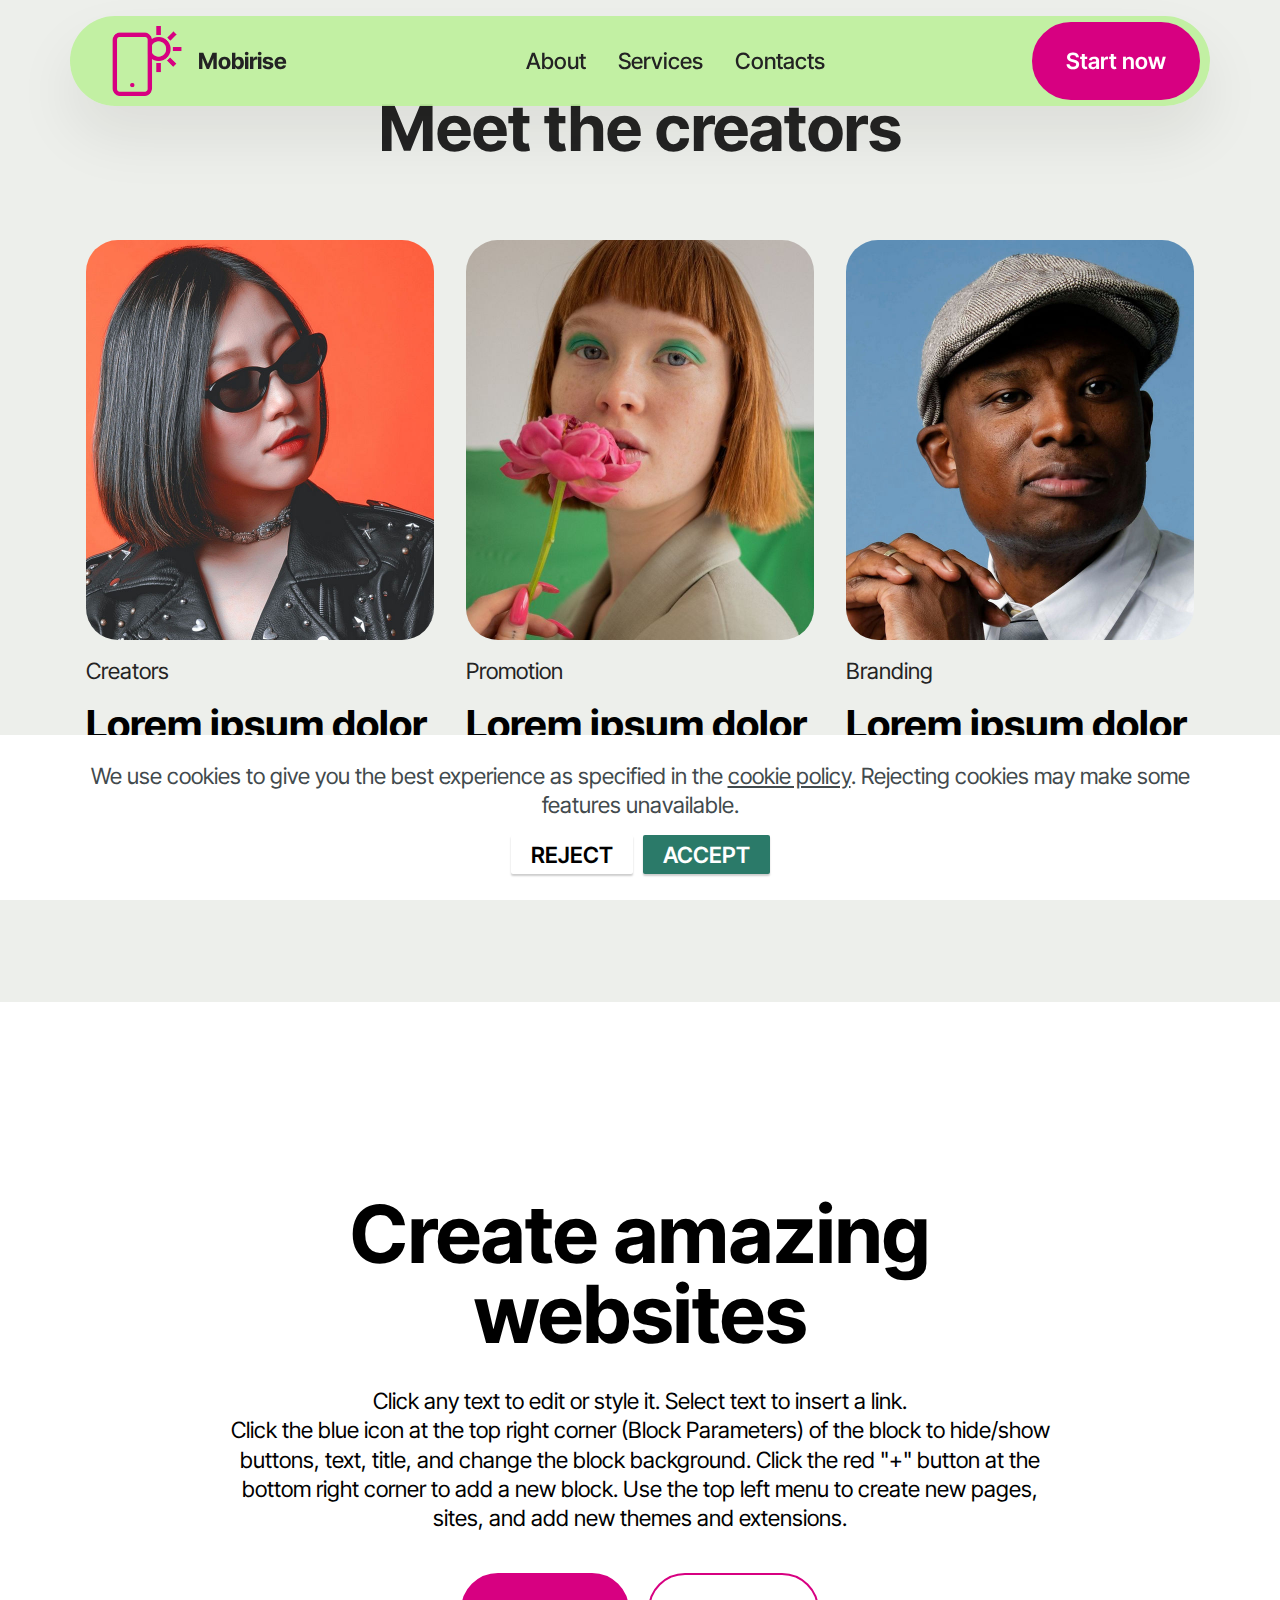
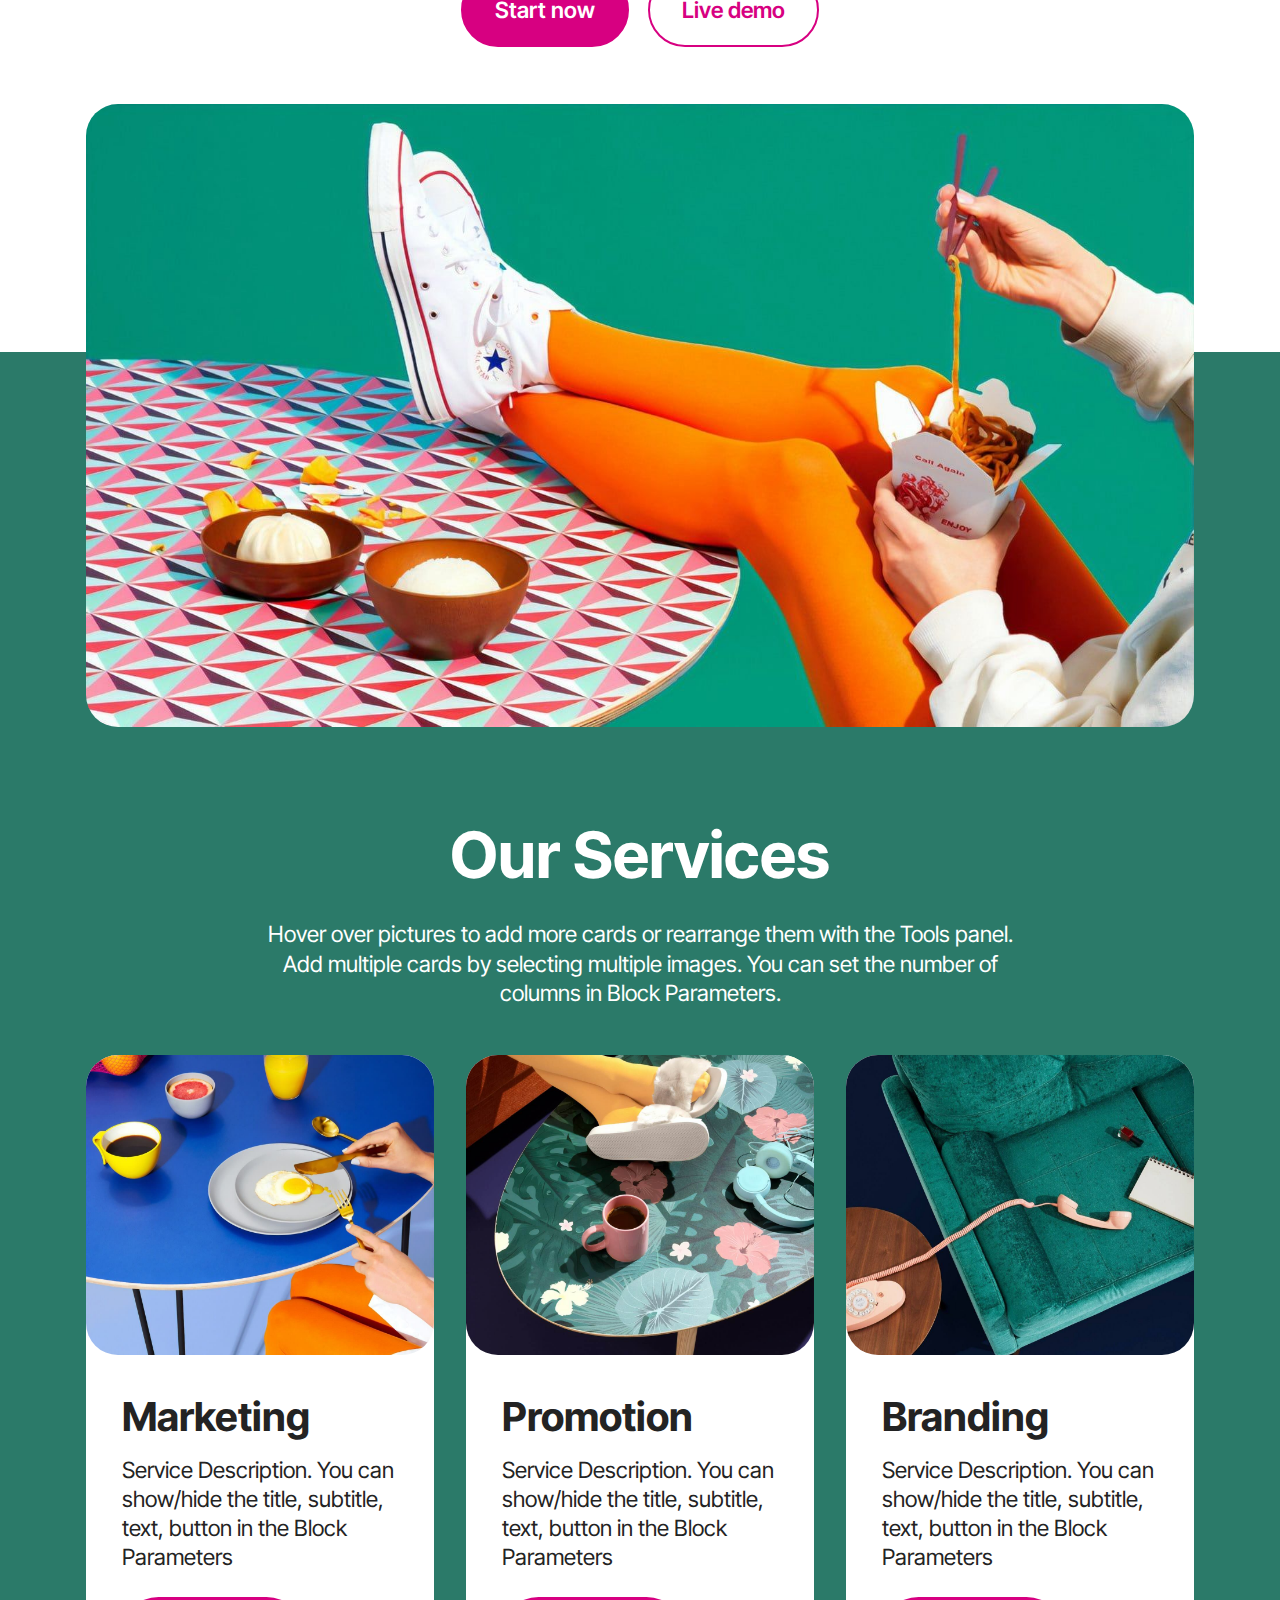
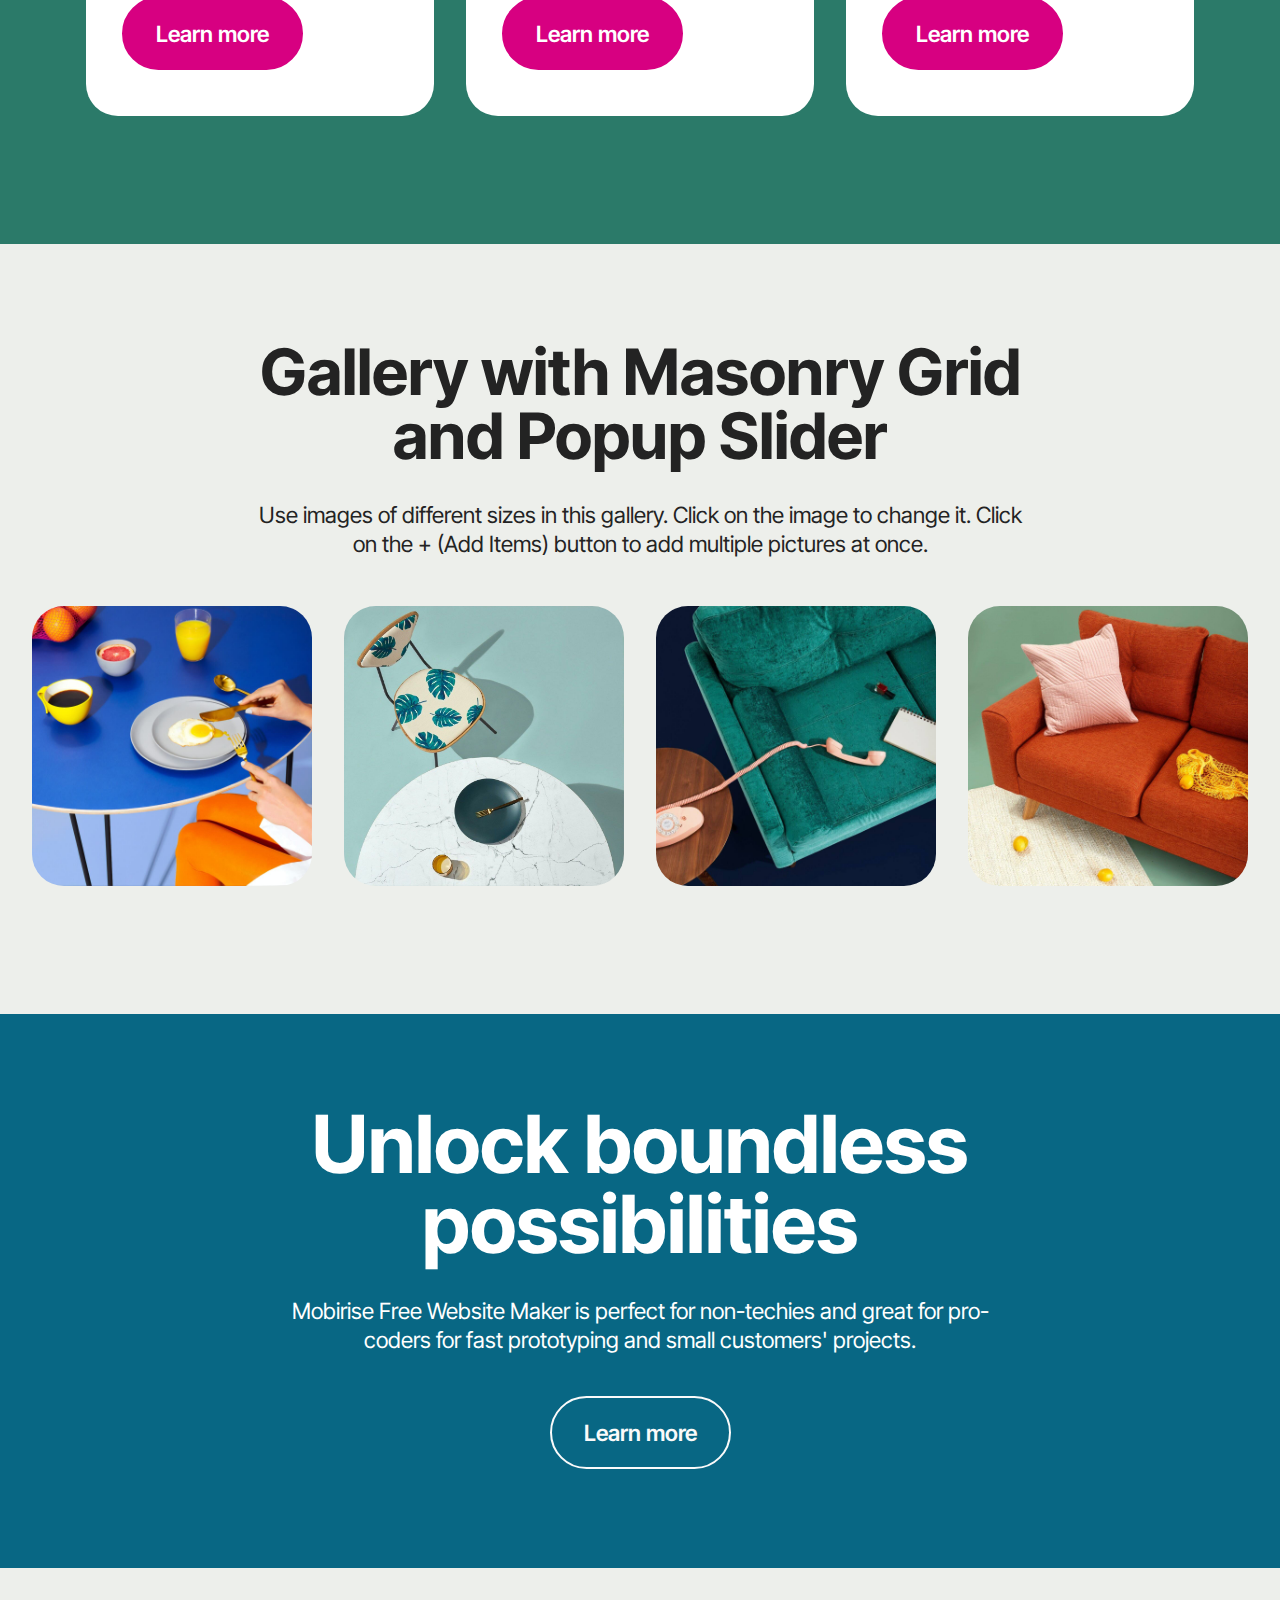
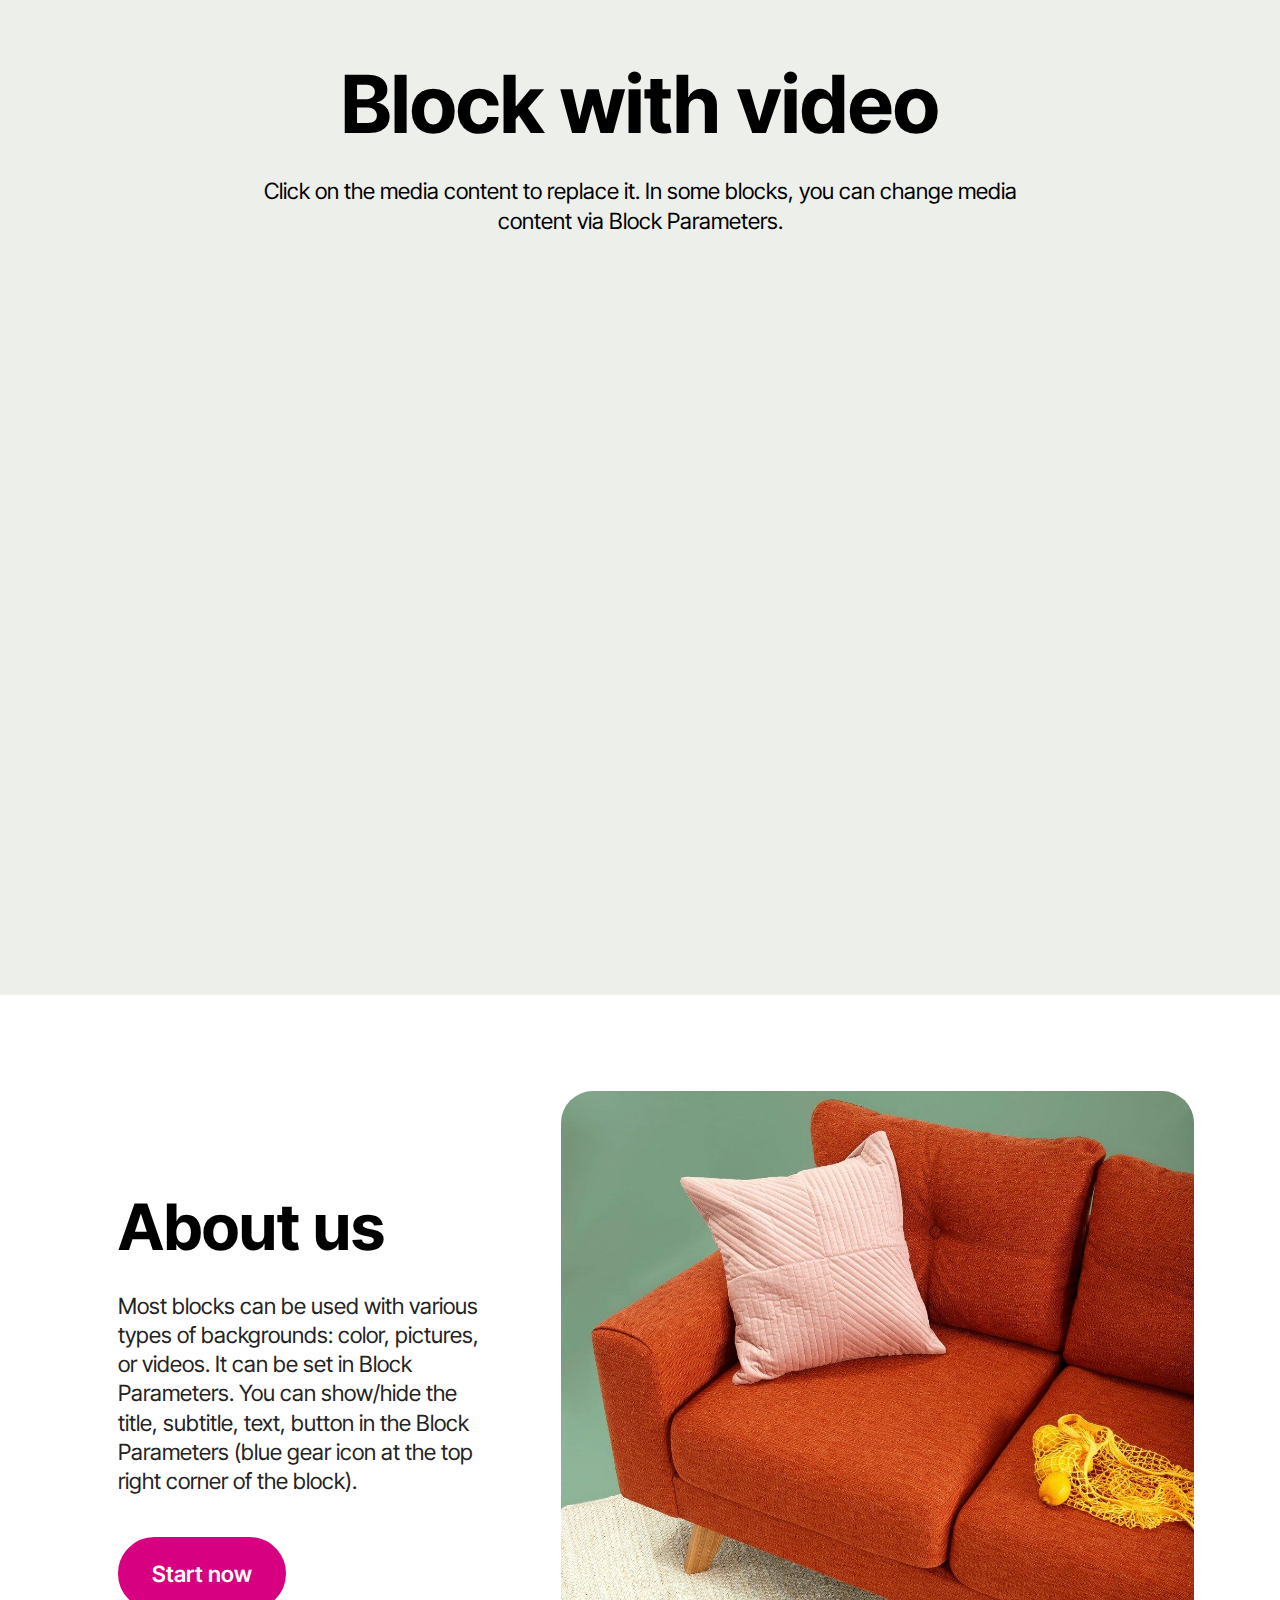
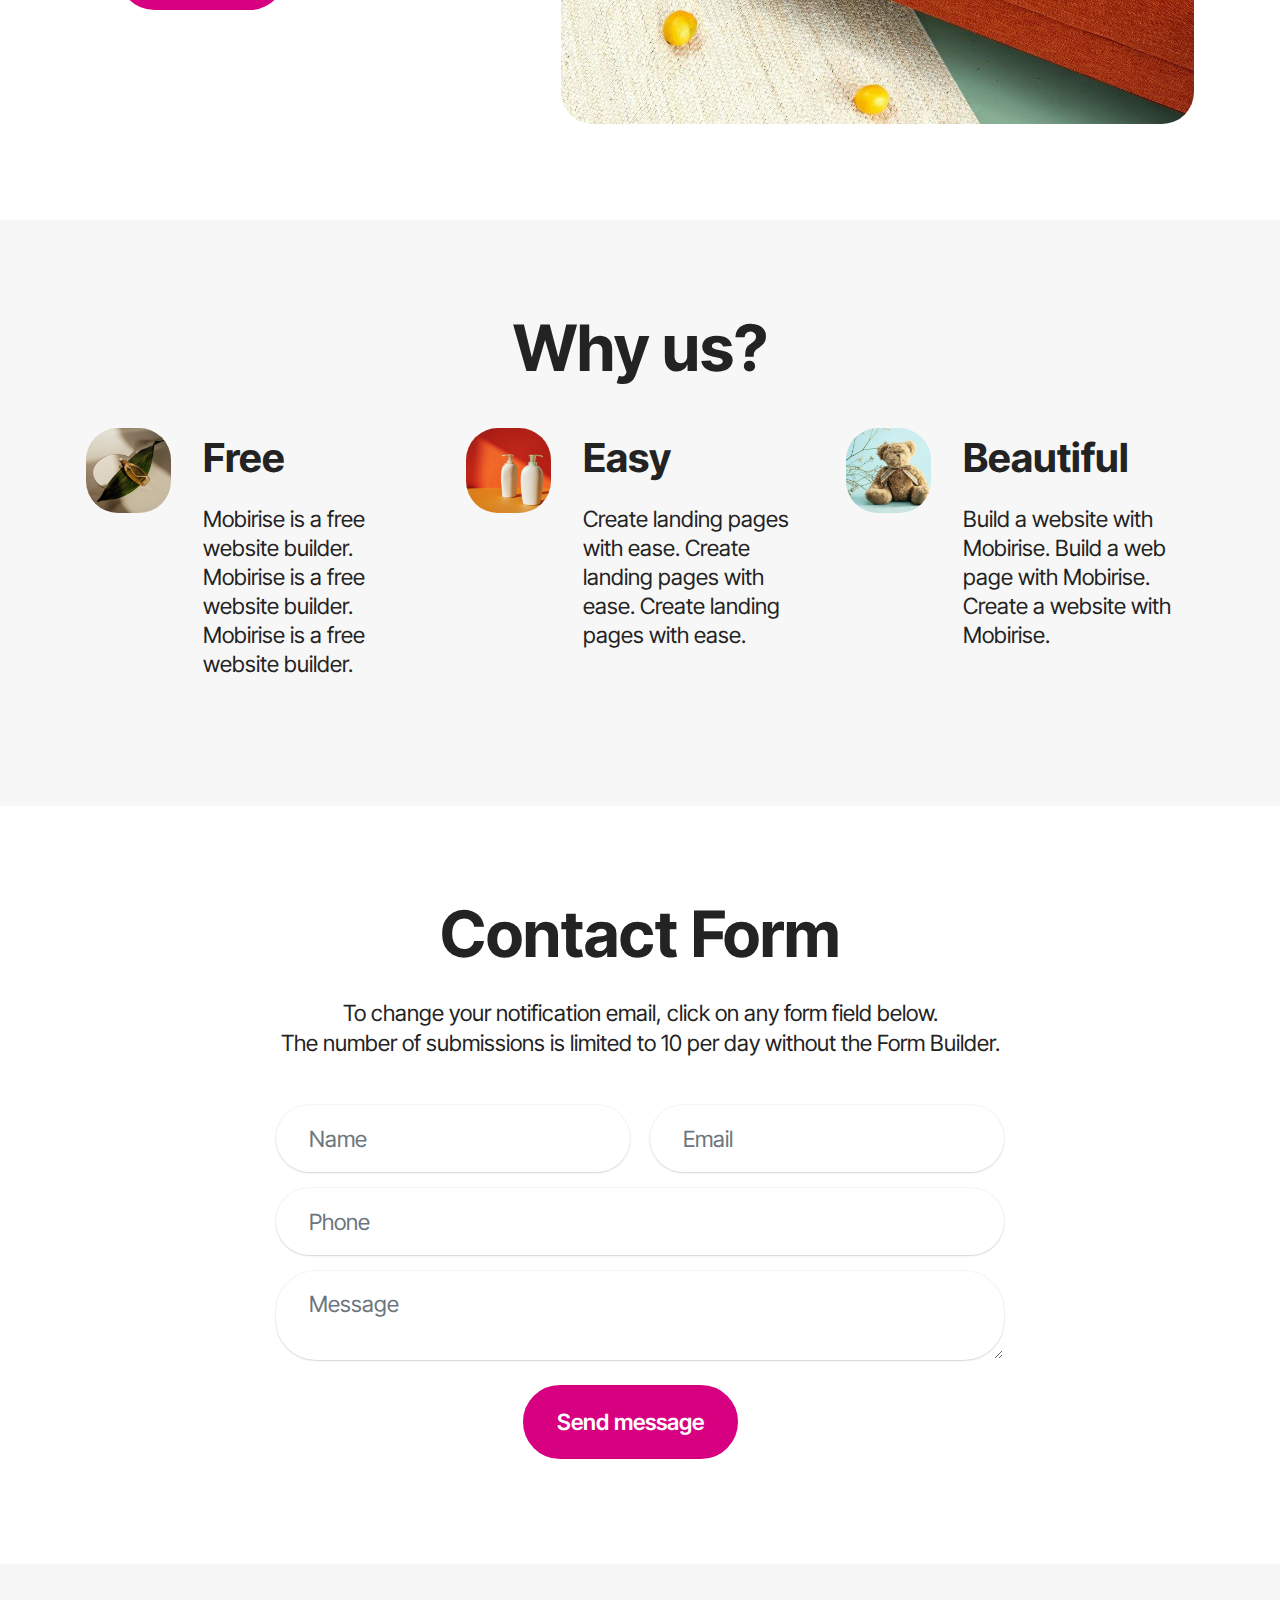
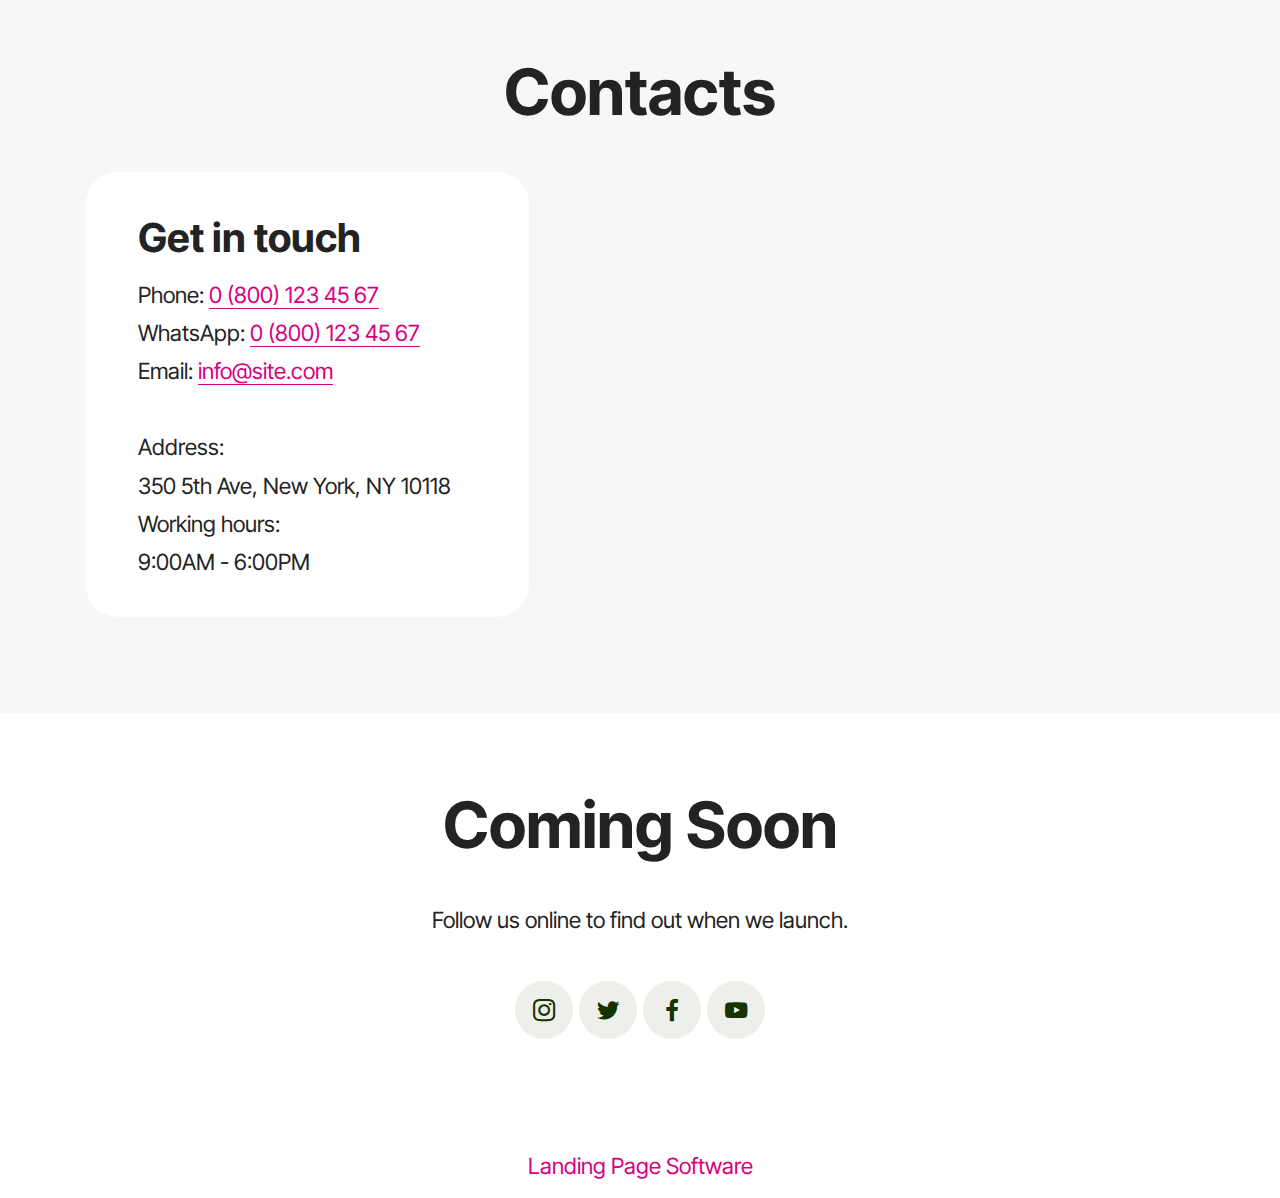
<file: index.html>
<!DOCTYPE html>
<html  >
<head>
  <!-- Site made with Mobirise Website Builder v5.9.6, https://mobirise.com -->
  <meta charset="UTF-8">
  <meta http-equiv="X-UA-Compatible" content="IE=edge">
  <meta name="generator" content="Mobirise v5.9.6, mobirise.com">
  <meta name="viewport" content="width=device-width, initial-scale=1, minimum-scale=1">
  <link rel="shortcut icon" href="assets/images/logo.png" type="image/x-icon">
  <meta name="description" content="">
  
  
  <title>Home</title>
  <link rel="stylesheet" href="assets/web/assets/mobirise-icons2/mobirise2.css">
  <link rel="stylesheet" href="assets/bootstrap/css/bootstrap.min.css">
  <link rel="stylesheet" href="assets/bootstrap/css/bootstrap-grid.min.css">
  <link rel="stylesheet" href="assets/bootstrap/css/bootstrap-reboot.min.css">
  <link rel="stylesheet" href="assets/animatecss/animate.css">
  <link rel="stylesheet" href="assets/dropdown/css/style.css">
  <link rel="stylesheet" href="assets/socicon/css/styles.css">
  <link rel="stylesheet" href="assets/theme/css/style.css">
  <link rel="stylesheet" href="assets/gallery/style.css">
  <link rel="preload" href="https://fonts.googleapis.com/css?family=Inter+Tight:100,200,300,400,500,600,700,800,900,100i,200i,300i,400i,500i,600i,700i,800i,900i&display=swap" as="style" onload="this.onload=null;this.rel='stylesheet'">
  <noscript><link rel="stylesheet" href="https://fonts.googleapis.com/css?family=Inter+Tight:100,200,300,400,500,600,700,800,900,100i,200i,300i,400i,500i,600i,700i,800i,900i&display=swap"></noscript>
  <link rel="preload" as="style" href="assets/mobirise/css/mbr-additional.css"><link rel="stylesheet" href="assets/mobirise/css/mbr-additional.css" type="text/css">

  
  
  
</head>
<body>
  
  <section data-bs-version="5.1" class="menu menu2 cid-tJS6tZXiPa" once="menu" id="menu02-0">
	

	<nav class="navbar navbar-dropdown navbar-fixed-top navbar-expand-lg">
		<div class="container">
			<div class="navbar-brand">
				<span class="navbar-logo">
					<a href="https://mobirise.com">
						<img src="assets/images/logo.png" alt="Mobirise Website Builder" style="height: 4.4rem;">
					</a>
				</span>
				<span class="navbar-caption-wrap"><a class="navbar-caption text-black text-primary display-7" href="index.html#header05-1">Mobirise</a></span>
			</div>
			<button class="navbar-toggler" type="button" data-toggle="collapse" data-bs-toggle="collapse" data-target="#navbarSupportedContent" data-bs-target="#navbarSupportedContent" aria-controls="navbarNavAltMarkup" aria-expanded="false" aria-label="Toggle navigation">
				<div class="hamburger">
					<span></span>
					<span></span>
					<span></span>
					<span></span>
				</div>
			</button>
			<div class="collapse navbar-collapse" id="navbarSupportedContent">
				<ul class="navbar-nav nav-dropdown" data-app-modern-menu="true"><li class="nav-item">
						<a class="nav-link link text-black text-primary display-4" href="index.html#header01-7">About</a>
					</li>
					<li class="nav-item">
						<a class="nav-link link text-black text-primary display-4" href="index.html#features04-w" aria-expanded="false">Services</a>
					</li>
					<li class="nav-item">
						<a class="nav-link link text-black text-primary display-4" href="index.html#contacts02-9">Contacts</a>
					</li></ul>
				
				<div class="navbar-buttons mbr-section-btn"><a class="btn btn-primary display-4" href="index.html#form02-6"> Start now</a></div>
			</div>
		</div>
	</nav>
</section>

<section data-bs-version="5.1" class="people03 cid-tRCtIfF21N" id="people03-1i">
	
	
	<div class="container">
		<div class="row justify-content-center">
			<div class="col-12 content-head">
				<div class="mbr-section-head mb-5">
					<h4 class="mbr-section-title mbr-fonts-style align-center mb-0 display-2">
						<strong>Meet the creators</strong>
					</h4>
					
				</div>
			</div>
		</div>
		<div class="row">
			<div class="item features-image col-12 col-md-6 col-lg-4">
				<div class="item-wrapper">
					<div class="item-img mb-3">
						<img src="assets/images/team1.jpg" alt="Mobirise Website Builder" title="">
					</div>
					<div class="item-content align-left">
						<h5 class="item-title mbr-fonts-style mb-3 display-7">
							Creators
						</h5>
						<h6 class="item-subtitle mbr-fonts-style mb-3 display-5">
							<strong>Lorem ipsum dolor sit amet, adipiscing elit.</strong>
						</h6>
						<p class="mbr-text mbr-fonts-style mt-3 display-7">
							20 may, 20 min
						</p>
					</div>
					
				</div>
			</div>
			<div class="item features-image col-12 col-md-6 col-lg-4">
				<div class="item-wrapper">
					<div class="item-img mb-3">
						<img src="assets/images/team2.jpg" alt="Mobirise Website Builder" title="">
					</div>
					<div class="item-content align-left">
						<h5 class="item-title mbr-fonts-style mb-3 display-7">
							Promotion
						</h5>
						<h6 class="item-subtitle mbr-fonts-style mb-3 display-5">
							<strong>Lorem ipsum dolor sit amet, adipiscing elit.</strong>
						</h6>
						<p class="mbr-text mbr-fonts-style mt-3 display-7">
							22 may, 18 min
						</p>
					</div>
					
				</div>
			</div>
			<div class="item features-image col-12 col-md-6 col-lg-4">
				<div class="item-wrapper">
					<div class="item-img mb-3">
						<img src="assets/images/team3.jpg" alt="Mobirise Website Builder" title="">
					</div>
					<div class="item-content align-left">
						<h5 class="item-title mbr-fonts-style mb-3 display-7">
							Branding
						</h5>
						<h6 class="item-subtitle mbr-fonts-style mb-3 display-5">
							<strong>Lorem ipsum dolor sit amet, adipiscing elit.</strong>
						</h6>
						<p class="mbr-text mbr-fonts-style mt-3 display-7">
							27 may, 25 min<br>
						</p>
					</div>
					
				</div>
			</div>
		</div>
	</div>
</section>

<section data-bs-version="5.1" class="header5 cid-tJS6uM4N87" id="header05-1">
	

	
	
	<div class="topbg"></div>
	<div class="align-center container">
		<div class="row justify-content-center">
			<div class="col-md-12 col-lg-9">
				<h1 class="mbr-section-title mbr-fonts-style mb-4 display-1"><strong>Create amazing websites</strong></h1>
				<p class="mbr-text mbr-fonts-style mb-4 display-7">Click any text to edit or style it. Select text to insert a link.
<br>Click the blue icon at the top right corner (Block Parameters) of the block to hide/show buttons, text, title, and change the block background. Click the red "+" button at the bottom right corner to add a new block. Use the top left menu to create new pages, sites, and add new themes and extensions.</p>
				<div class="mbr-section-btn mt-3"><a class="btn btn-primary display-7" href="index.html#form02-6">Start now</a> <a class="btn btn-primary-outline display-7" href="index.html#gallery02-v">Live demo</a></div>
			</div>
		</div>
		<div class="row mt-5 justify-content-center">
			<div class="col-12 col-lg-12">
				<img src="assets/images/11.jpg" alt="Mobirise Website Builder" title="">
			</div>
		</div>
	</div>
</section>

<section data-bs-version="5.1" class="features4 cid-tMlEXTHLbS" id="features04-w">
	
	
	<div class="container">
		<div class="row justify-content-center">
			<div class="col-12 content-head">
				<div class="mbr-section-head mb-5">
					<h4 class="mbr-section-title mbr-fonts-style align-center mb-0 display-2"><strong>Our Services</strong></h4>
					<h5 class="mbr-section-subtitle mbr-fonts-style align-center mb-0 mt-4 display-7">Hover over pictures to add more cards or rearrange them with the Tools panel. Add multiple cards by selecting multiple images. You can set the number of columns in Block Parameters.</h5>
					
				</div>
			</div>
		</div>
		<div class="row">
			<div class="item features-image col-12 col-md-6 col-lg-4">
				<div class="item-wrapper">
					<div class="item-img">
						<img src="assets/images/gallery03.jpg" alt="Mobirise Website Builder">
					</div>
					<div class="item-content">
						<h5 class="item-title mbr-fonts-style display-5">
							<strong>Marketing</strong>
						</h5>
						
						<p class="mbr-text mbr-fonts-style display-7">
							Service Description. You can show/hide the title, subtitle, text, button in the Block Parameters
						</p>
						<div class="mbr-section-btn item-footer"><a href="" class="btn item-btn btn-primary display-7">Learn more</a></div>
					</div>

				</div>
			</div>
			<div class="item features-image col-12 col-md-6 col-lg-4">
				<div class="item-wrapper">
					<div class="item-img">
						<img src="assets/images/gallery05.jpg" alt="Mobirise Website Builder">
					</div>
					<div class="item-content">
						<h5 class="item-title mbr-fonts-style display-5">
							<strong>Promotion</strong>
						</h5>
						
						<p class="mbr-text mbr-fonts-style display-7">
							Service Description. You can show/hide the title, subtitle, text, button in the Block Parameters
						</p>
						<div class="mbr-section-btn item-footer"><a href="" class="btn item-btn btn-primary display-7">Learn more</a></div>
					</div>
				</div>
			</div>
			<div class="item features-image col-12 col-md-6 col-lg-4">
				<div class="item-wrapper">
					<div class="item-img">
						<img src="assets/images/gallery02.jpg" alt="Mobirise Website Builder">
					</div>
					<div class="item-content">
						<h5 class="item-title mbr-fonts-style display-5">
							<strong>Branding</strong>
						</h5>
						
						<p class="mbr-text mbr-fonts-style display-7">
							Service Description. You can show/hide the title, subtitle, text, button in the Block Parameters<br>
						</p>
						<div class="mbr-section-btn item-footer"><a href="" class="btn item-btn btn-primary display-7">Learn more</a></div>
					</div>
				</div>
			</div>
		</div>
	</div>
</section>

<section data-bs-version="5.1" class="gallery1 mbr-gallery cid-tMlDYtQ5fF" id="gallery02-v">
    

    
    

    <div class="container-fluid">
        <div class="row justify-content-center">
            <div class="col-12 content-head">
                <div class="mbr-section-head mb-5">
                    <h3 class="mbr-section-title mbr-fonts-style align-center m-0 display-2"><strong>Gallery with Masonry Grid and Popup Slider</strong></h3>
                    <h4 class="mbr-section-subtitle mbr-fonts-style align-center mb-0 mt-4 display-7">Use images of different sizes in this gallery. Click on the image to change it. Click on the + (Add Items) button to add multiple pictures at once.</h4>
                </div>
            </div>
        </div>
        <div class="row mbr-gallery mbr-masonry" data-masonry="{&quot;percentPosition&quot;: true }">
            <div class="col-12 col-md-6 col-lg-3 item gallery-image">
                <div class="item-wrapper" data-toggle="modal" data-bs-toggle="modal" data-target="#tRCzRO3idl-modal" data-bs-target="#tRCzRO3idl-modal">
                    <img class="w-100" src="assets/images/gallery03.jpg" alt="Mobirise Website Builder" data-slide-to="0" data-bs-slide-to="0" data-target="#lb-tRCzRO3idl" data-bs-target="#lb-tRCzRO3idl">
                    <div class="icon-wrapper">
                        <span class="mobi-mbri mobi-mbri-search mbr-iconfont mbr-iconfont-btn"></span>
                    </div>
                </div>
                
            </div>
            
            <div class="col-12 col-md-6 col-lg-3 item gallery-image">
                <div class="item-wrapper" data-toggle="modal" data-bs-toggle="modal" data-target="#tRCzRO3idl-modal" data-bs-target="#tRCzRO3idl-modal">
                    <img class="w-100" src="assets/images/gallery10.jpg" alt="Mobirise Website Builder" data-slide-to="1" data-bs-slide-to="1" data-target="#lb-tRCzRO3idl" data-bs-target="#lb-tRCzRO3idl">
                    <div class="icon-wrapper">
                        <span class="mobi-mbri mobi-mbri-search mbr-iconfont mbr-iconfont-btn"></span>
                    </div>
                </div>
                
            </div>
            
            
            <div class="col-12 col-md-6 col-lg-3 item gallery-image">
                <div class="item-wrapper" data-toggle="modal" data-bs-toggle="modal" data-target="#tRCzRO3idl-modal" data-bs-target="#tRCzRO3idl-modal">
                    <img class="w-100" src="assets/images/gallery02.jpg" alt="Mobirise Website Builder" data-slide-to="2" data-bs-slide-to="2" data-target="#lb-tRCzRO3idl" data-bs-target="#lb-tRCzRO3idl">
                    <div class="icon-wrapper">
                        <span class="mobi-mbri mobi-mbri-search mbr-iconfont mbr-iconfont-btn"></span>
                    </div>
                </div>
                
            </div>
            <div class="col-12 col-md-6 col-lg-3 item gallery-image">
                <div class="item-wrapper" data-toggle="modal" data-bs-toggle="modal" data-target="#tRCzRO3idl-modal" data-bs-target="#tRCzRO3idl-modal">
                    <img class="w-100" src="assets/images/gallery01.jpg" alt="Mobirise Website Builder" data-slide-to="3" data-bs-slide-to="3" data-target="#lb-tRCzRO3idl" data-bs-target="#lb-tRCzRO3idl">
                    <div class="icon-wrapper">
                        <span class="mobi-mbri mobi-mbri-search mbr-iconfont mbr-iconfont-btn"></span>
                    </div>
                </div>
                
            </div>
        </div>

        <div class="modal mbr-slider" tabindex="-1" role="dialog" aria-hidden="true" id="tRCzRO3idl-modal">
            <div class="modal-dialog" role="document">
                <div class="modal-content">
                    <div class="modal-body">
                        <div class="carousel slide" id="lb-tRCzRO3idl" data-interval="5000" data-bs-interval="5000">
                            <div class="carousel-inner">
                                <div class="carousel-item active">
                                    <img class="d-block w-100" src="assets/images/gallery03.jpg" alt="Mobirise Website Builder">
                                </div>
                                
                                <div class="carousel-item">
                                    <img class="d-block w-100" src="assets/images/gallery10.jpg" alt="Mobirise Website Builder">
                                </div>
                                
                                
                                <div class="carousel-item">
                                    <img class="d-block w-100" src="assets/images/gallery02.jpg" alt="Mobirise Website Builder">
                                </div>
                                <div class="carousel-item">
                                    <img class="d-block w-100" src="assets/images/gallery01.jpg" alt="Mobirise Website Builder">
                                </div>
                            </div>
                            <ol class="carousel-indicators">
                                <li data-slide-to="0" data-bs-slide-to="0" class="active" data-target="#lb-tRCzRO3idl" data-bs-target="#lb-tRCzRO3idl"></li>
                                <li data-slide-to="1" data-bs-slide-to="1" data-target="#lb-tRCzRO3idl" data-bs-target="#lb-tRCzRO3idl"></li>
                                <li data-slide-to="2" data-bs-slide-to="2" data-target="#lb-tRCzRO3idl" data-bs-target="#lb-tRCzRO3idl"></li>
                                <li data-slide-to="3" data-bs-slide-to="3" data-target="#lb-tRCzRO3idl" data-bs-target="#lb-tRCzRO3idl"></li>
                                
                                
                                
                            </ol>
                            <a role="button" href="" class="close" data-dismiss="modal" data-bs-dismiss="modal" aria-label="Close">
                            </a>
                            <a class="carousel-control-prev carousel-control" role="button" data-slide="prev" data-bs-slide="prev" href="#lb-tRCzRO3idl">
                                <span class="mobi-mbri mobi-mbri-arrow-prev" aria-hidden="true"></span>
                                <span class="sr-only visually-hidden">Previous</span>
                            </a>
                            <a class="carousel-control-next carousel-control" role="button" data-slide="next" data-bs-slide="next" href="#lb-tRCzRO3idl">
                                <span class="mobi-mbri mobi-mbri-arrow-next" aria-hidden="true"></span>
                                <span class="sr-only visually-hidden">Next</span>
                            </a>
                        </div>
                    </div>
                </div>
            </div>
        </div>
    </div>
</section>

<section data-bs-version="5.1" class="header09 cid-tLAX5BnXkJ" id="header09-q">
	
	
	<div class="container">
		<div class="row">
			<div class="content-wrap col-12 col-md-8">
				<h1 class="mbr-section-title mbr-fonts-style mbr-white mb-4 display-1"><strong>Unlock boundless possibilities</strong></h1>
				
				<p class="mbr-fonts-style mbr-text mbr-white mb-4 display-7">
					Mobirise Free Website Maker is perfect for non-techies and great for pro-coders for fast prototyping and small customers' projects.
				</p>
				<div class="mbr-section-btn"><a class="btn btn-white-outline display-7" href="https://mobiri.se">Learn more</a></div>
			</div>
		</div>
	</div>
</section>

<section data-bs-version="5.1" class="header7 cid-tLeaLmEeFr" id="header07-h">
  

  
  
  
  <div class="align-center container">
    <div class="row justify-content-center">
      <div class="col-md-12 col-lg-9 mb-5">
        <h1 class="mbr-section-title mbr-fonts-style display-1"><strong>Block with video</strong>
        </h1>
        <p class="mbr-text mbr-fonts-style mt-4 display-7">
          Click on the media content to replace it. In some blocks, you can change media content via Block Parameters.
        </p>
        
      </div>
    </div>

    <div class="row justify-content-center">
      <div class="mbr-figure col-12 col-md-12"><iframe class="mbr-embedded-video" data-src="https://www.youtube.com/embed/sGpPgQeEyOc?rel=0&amp;amp;mute=1&amp;showinfo=0&amp;autoplay=1&amp;loop=1&amp;playlist=sGpPgQeEyOc" width="800" height="600" frameborder="0" allowfullscreen></iframe></div>
    </div>
  </div>
</section>

<section data-bs-version="5.1" class="header1 cid-tJS9vXDdRK" id="header01-7">
	

	
	

	<div class="container">
		<div class="row justify-content-center">
			<div class="col-12 col-md-12 col-lg-7 image-wrapper">
				<img class="w-100" src="assets/images/gallery01.jpg" alt="Mobirise Website Builder">
			</div>
			<div class="col-12 col-lg col-md-12">
				<div class="text-wrapper align-left">
					<h1 class="mbr-section-title mbr-fonts-style mb-4 display-2"><strong>About us</strong></h1>
					<p class="mbr-text mbr-fonts-style mb-4 display-7">
						Most blocks can be used with various types of backgrounds: color, pictures, or videos. It can be set in Block Parameters.&nbsp;You can show/hide the title, subtitle, text, button in the Block Parameters (blue gear icon at the top right corner of the block).&nbsp;</p>
					<div class="mbr-section-btn mt-3"><a class="btn btn-primary display-7" href="https://mobiri.se">Start now</a></div>
				</div>
			</div>
		</div>
	</div>
</section>

<section data-bs-version="5.1" class="features15 cid-tLek7gQhG7" id="features015-m">
	

	
	
	<div class="container">
		<div class="mbr-section-head mb-5">
			<h4 class="mbr-section-title mbr-fonts-style align-center mb-0 display-2">
			  <strong>Why us?</strong></h4>
			
		  </div>
		<div class="row justify-content-center">
			<div class="item features-without-image col-12 col-lg-4">
				<div class="item-wrapper">
					<div class="img-wrapper">
						<img src="assets/images/shop1.jpg" alt="Mobirise Website Builder">
					</div>
					<div class="card-box">
						<h4 class="card-title mbr-fonts-style mb-3 display-5">
							<strong>Free</strong></h4>
						<h5 class="card-text mbr-fonts-style display-7">
							Mobirise is a free website builder. Mobirise is a free website builder. Mobirise is a free website builder.</h5>
					</div>
				</div>
			</div>
			<div class="item features-without-image col-12 col-lg-4">
				<div class="item-wrapper">
					<div class="img-wrapper">
						<img src="assets/images/shop2.jpg" alt="Mobirise Website Builder">
					</div>
					<div class="card-box">
						<h4 class="card-title mbr-fonts-style mb-3 display-5">
							<strong>Easy</strong></h4>
						<h5 class="card-text mbr-fonts-style display-7">
							Create landing pages with ease. Create landing pages with ease. Create landing pages with ease.<br><br></h5>
					</div>
				</div>
			</div>
			<div class="item features-without-image col-12 col-lg-4">
				<div class="item-wrapper">
					<div class="img-wrapper">
						<img src="assets/images/shop3.jpg" alt="Mobirise Website Builder">
					</div>
					<div class="card-box">
						<h4 class="card-title mbr-fonts-style mb-3 display-5">
							<strong>Beautiful</strong></h4>
						<h5 class="card-text mbr-fonts-style display-7">
							Build a website with Mobirise. Build a web page with Mobirise. Create a website with Mobirise.</h5>
					</div>
				</div>
			</div>
		</div>
	</div>
</section>

<section data-bs-version="5.1" class="form5 cid-tJS9pBcTSa" id="form02-6">
    
    
    <div class="container">
        <div class="mbr-section-head mb-5">
            <h3 class="mbr-section-title mbr-fonts-style align-center mb-0 display-2">
                <strong>Contact Form</strong></h3>
            <h4 class="mbr-section-subtitle mbr-fonts-style align-center mb-0 mt-4 display-7">To change your notification email, click on any form field below.
<div>The number of submissions is limited to 10 per day without the Form Builder.</div></h4>
        </div>
        <div class="row justify-content-center mt-4">
            <div class="col-lg-8 mx-auto mbr-form" data-form-type="formoid">
                <form action="https://mobirise.eu/" method="POST" class="mbr-form form-with-styler" data-form-title="Form Name"><input type="hidden" name="email" data-form-email="true" value="GAmxoAhHtGWXEdLIo0lacW0FL1uNfjce2MyyQVI8L3btXKbfTFFJqDAJZeomASsgHukYmKyQf1qH82EofZhQubPqtCbsroIi3CuW1xp7n9BnMFXZHq9qaWkTkByizMBS">
                    <div class="row">
                        <div hidden="hidden" data-form-alert="" class="alert alert-success col-12">Thanks for filling out the form!</div>
                        <div hidden="hidden" data-form-alert-danger="" class="alert alert-danger col-12">
                            Oops...! some problem!
                        </div>
                    </div>
                    <div class="dragArea row">
                        <div class="col-md col-sm-12 form-group mb-3" data-for="name">
                            <input type="text" name="name" placeholder="Name" data-form-field="name" class="form-control" value="" id="name-form02-6">
                        </div>
                        <div class="col-md col-sm-12 form-group mb-3" data-for="email">
                            <input type="email" name="email" placeholder="Email" data-form-field="email" class="form-control" value="" id="email-form02-6">
                        </div>
                        <div class="col-12 form-group mb-3" data-for="phone">
                            <input type="tel" name="phone" placeholder="Phone" data-form-field="phone" class="form-control" value="" id="phone-form02-6">
                        </div>
                        <div class="col-12 form-group mb-3" data-for="textarea">
                            <textarea name="textarea" placeholder="Message" data-form-field="textarea" class="form-control" id="textarea-form02-6"></textarea>
                        </div>
                        <div class="col-lg-12 col-md-12 col-sm-12 align-center mbr-section-btn"><button type="submit" class="btn btn-primary display-7">Send message</button></div>
                    </div>
                </form>
            </div>
        </div>
    </div>
</section>

<section data-bs-version="5.1" class="contacts2 map1 cid-tLdYHD757A" id="contacts02-9">

    

    
    <div class="container">
        <div class="mbr-section-head mb-5">
            <h3 class="mbr-section-title mbr-fonts-style align-center mb-0 display-2">
                <strong>Contacts</strong>
            </h3>
            
        </div>
        <div class="row justify-content-center mt-4">
            <div class="card col-12 col-md-5">
                <div class="card-wrapper">
                    <div class="text-wrapper">
                        <h5 class="cardTitle mbr-fonts-style mb-2 display-5">
                        <strong>Get in touch</strong></h5>
                    <ul class="list mbr-fonts-style display-7">
                        <li class="mbr-text item-wrap"><span style="font-size: 1.4rem;">Phone: </span><a href="tel:+12345678910" class="text-primary" style="font-size: 1.4rem;">0 (800) 123 45 67</a><br></li>
                        <li class="mbr-text item-wrap">WhatsApp: <a href="https://wa.me/12345678910" class="text-primary">0 (800) 123 45 67</a></li>
                        <li class="mbr-text item-wrap">Email: <a href="mailto:info@site.com" class="text-primary">info@site.com</a></li><li class="mbr-text item-wrap"><br></li>
                        <li class="mbr-text item-wrap">Address: </li><li class="mbr-text item-wrap">350 5th Ave, New York, NY 10118</li><li class="mbr-text item-wrap"><span style="font-size: 1.4rem;">Working hours:</span><br></li><li class="mbr-text item-wrap">9:00AM - 6:00PM</li>
                    </ul>
                    </div>
                </div>
            </div>
            <div class="map-wrapper col-12 col-md-7">
                <div class="google-map"><iframe frameborder="0" style="border:0" data-src="https://www.google.com/maps/embed?pb=!1m14!1m8!1m3!1d6045.3003145248895!2d-73.9884657!3d40.7477229!3m2!1i1024!2i768!4f13.1!3m3!1m2!1s0x89c259a9ac1f1b85%3A0x7e33d1c0e7af3be4!2zMzUwIDV0aCBBdmUsIE5ldyBZb3JrLCBOWSAxMDExOCwg0KHQqNCQ!5e0!3m2!1sru!2sru!4v1689597362021!5m2!1sen!2sen" allowfullscreen=""></iframe></div>
            </div>
        </div>
    </div>
</section>

<section data-bs-version="5.1" class="countdown1 cid-tRCtY90AZr" id="countdown1-1j">
    
    
    
    
    <div class="container">
        <div class="row justify-content-center">
            <div class="col-lg-8">
                <h3 class="mbr-section-title mb-5 align-center mbr-fonts-style display-2">
                    <strong>Coming Soon</strong>
                </h3>
                
                <div class="countdown-cont align-center mb-5">
                    <div class="daysCountdown col-xs-3 col-sm-3 col-md-3" title="Days"></div>
                    <div class="hoursCountdown col-xs-3 col-sm-3 col-md-3" title="Hours"></div>
                    <div class="minutesCountdown col-xs-3 col-sm-3 col-md-3" title="Minutes"></div>
                    <div class="secondsCountdown col-xs-3 col-sm-3 col-md-3" title="Seconds"></div>
                    <div class="countdown" data-due-date="2025/01/01"></div>
                </div>
                <p class="mbr-text mb-5 align-center mbr-fonts-style display-7">
                    Follow us online to find out when we launch.
                </p>
                <div class="icons-menu row justify-content-center display-7">
                    
                    
                    
                    
                <div class="soc-item col-auto">
                        <a href="https://instagram.com/mobirise" target="_blank" class="social__link">
                            <span class="mbr-iconfont socicon-instagram socicon"></span>
                        </a>
                    </div><div class="soc-item col-auto">
                        <a href="https://twitter.com/mobirise" target="_blank" class="social__link">
                            <span class="mbr-iconfont socicon-twitter socicon"></span>
                        </a>
                    </div><div class="soc-item col-auto">
                        <a href="https://facebook.com/Mobirise/" target="_blank" class="social__link">
                            <span class="mbr-iconfont socicon socicon-facebook"></span>
                        </a>
                    </div><div class="soc-item col-auto">
                        <a href="https://youtube.com/c/mobirise" target="_blank" class="social__link">
                            <span class="mbr-iconfont socicon socicon-youtube"></span>
                        </a>
                    </div></div>
                
            </div>
        </div>
    </div>
</section><section class="display-7" style="padding: 0;align-items: center;justify-content: center;flex-wrap: wrap;    align-content: center;display: flex;position: relative;height: 4rem;"><a href="https://mobiri.se/3090582" style="flex: 1 1;height: 4rem;position: absolute;width: 100%;z-index: 1;"><img alt="" style="height: 4rem;" src="[data-uri]"></a><p style="margin: 0;text-align: center;" class="display-7">&#8204;</p><a style="z-index:1" href="https://mobirise.com/builder/landing-page-software.html">Landing Page Software</a></section><script type="text/plain" data-src="assets/bootstrap/js/bootstrap.bundle.min.js"></script><script src="assets/web/assets/cookies-alert-plugin/cookies-alert-core.js"></script><script src="assets/web/assets/cookies-alert-plugin/cookies-alert-script.js"></script><script type="text/plain" data-src="assets/smoothscroll/smooth-scroll.js"></script><script type="text/plain" data-src="assets/ytplayer/index.js"></script><script type="text/plain" data-src="assets/dropdown/js/navbar-dropdown.js"></script><script type="text/plain" data-src="assets/masonry/masonry.pkgd.min.js"></script><script type="text/plain" data-src="assets/imagesloaded/imagesloaded.pkgd.min.js"></script><script type="text/plain" data-src="assets/countdown/countdown.js"></script><script type="text/plain" data-src="assets/theme/js/script.js"></script><script type="text/plain" data-src="assets/gallery/player.min.js"></script><script type="text/plain" data-src="assets/gallery/script.js"></script><script type="text/plain" data-src="assets/formoid/formoid.min.js"></script>
  
  
<input name="cookieData" type="hidden" data-cookie-cookiesAlertType='2' data-cookie-customDialogSelector='null' data-cookie-colorText='#424a4d' data-cookie-colorBg='rgb(255, 255, 255)' data-cookie-opacityOverlay='0' data-cookie-bgOpacity='100' data-cookie-textButton='ACCEPT' data-cookie-rejectText='REJECT' data-cookie-colorButton='#2b7a69' data-cookie-rejectColor='#ffffff' data-cookie-colorLink='#424a4d' data-cookie-underlineLink='true' data-cookie-text="We use cookies to give you the best experience as specified in the <a href='privacy.html'>cookie policy</a>. Rejecting cookies may make some features unavailable.">
    <input name="animation" type="hidden">
  </body>
</html>
</file>
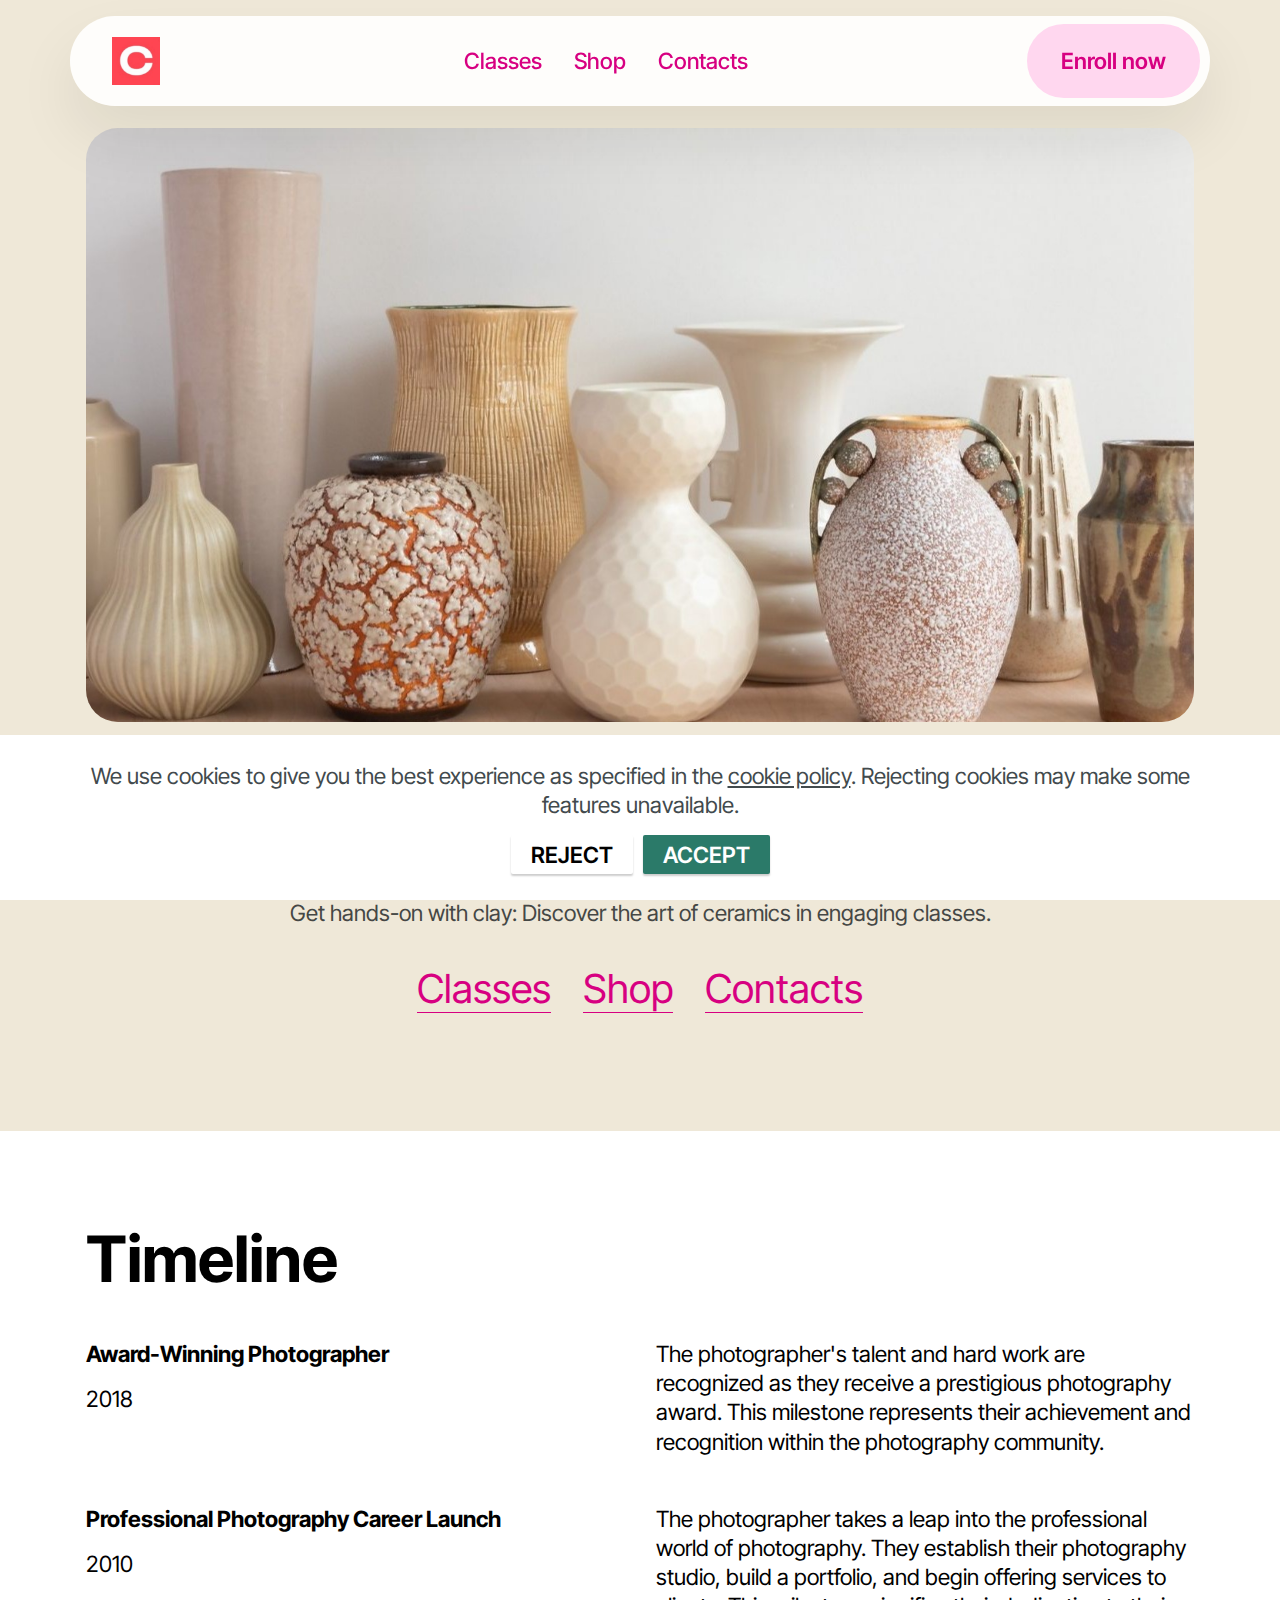
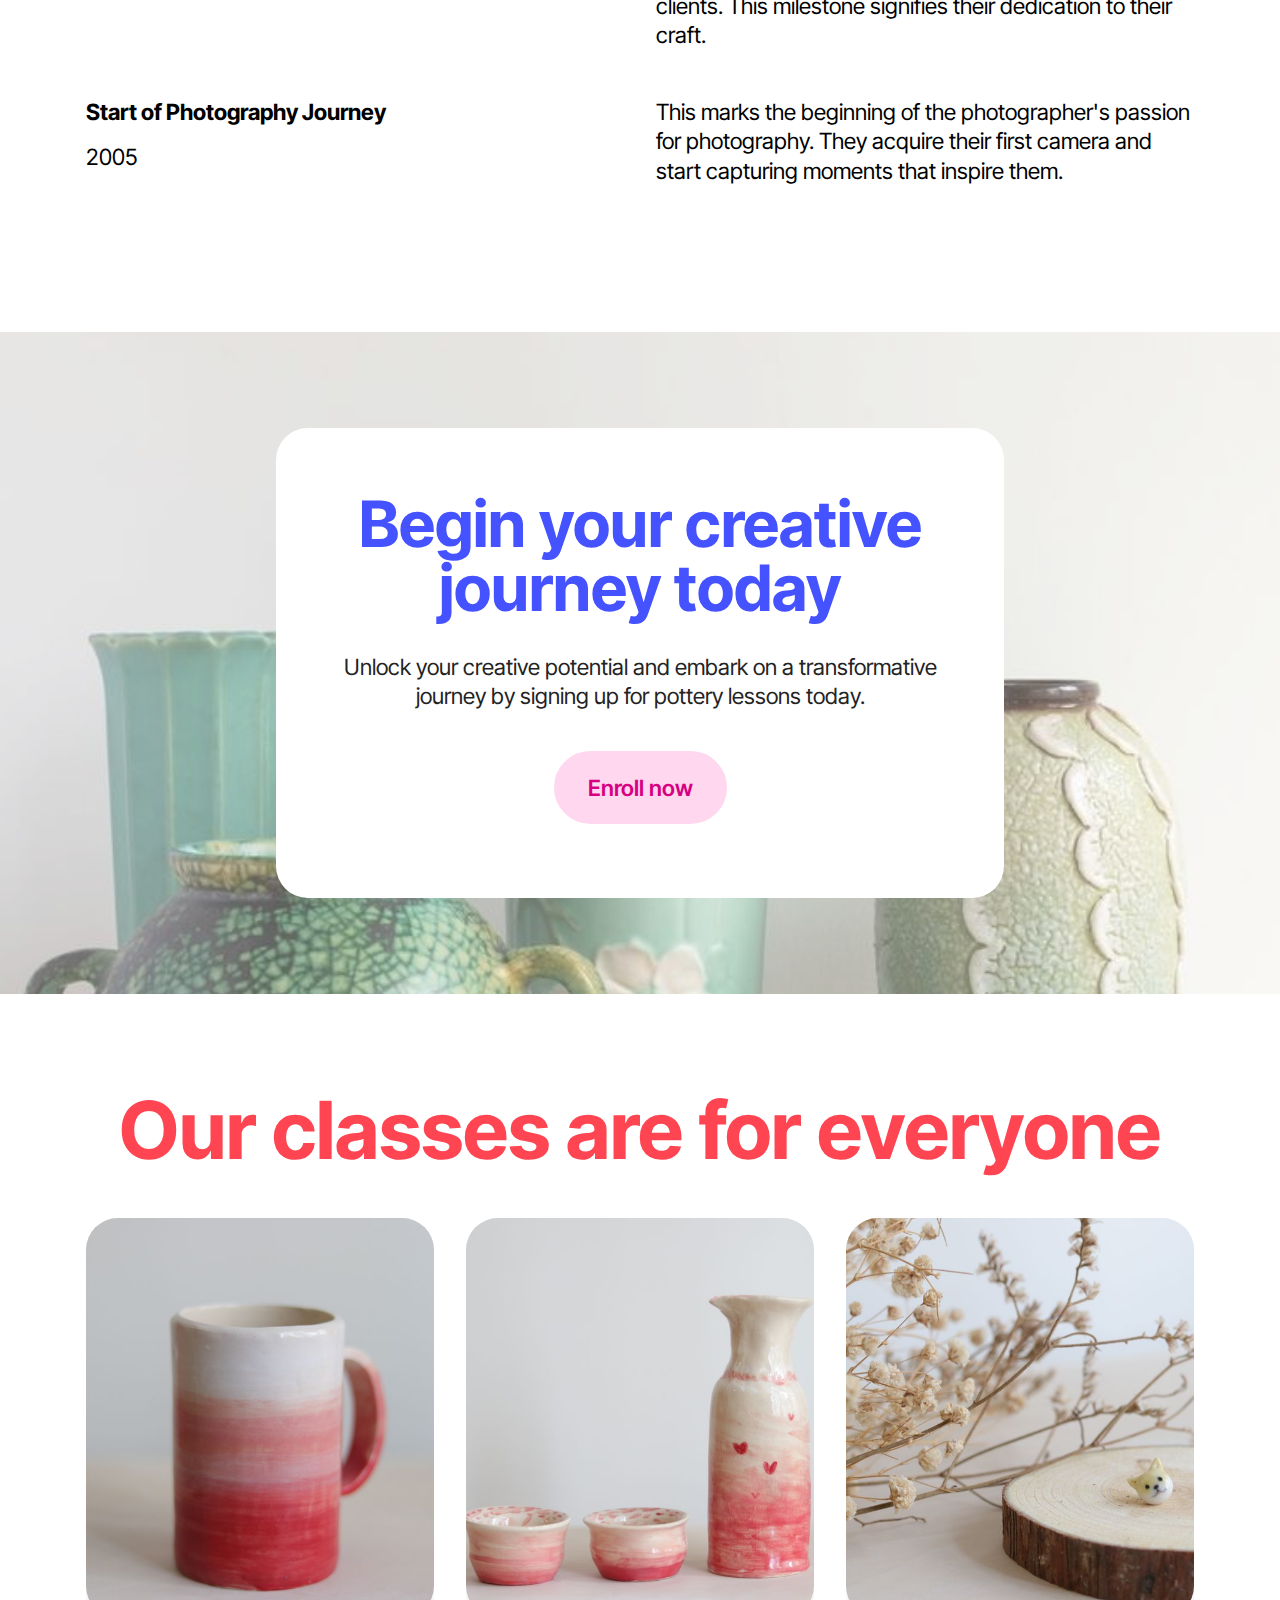
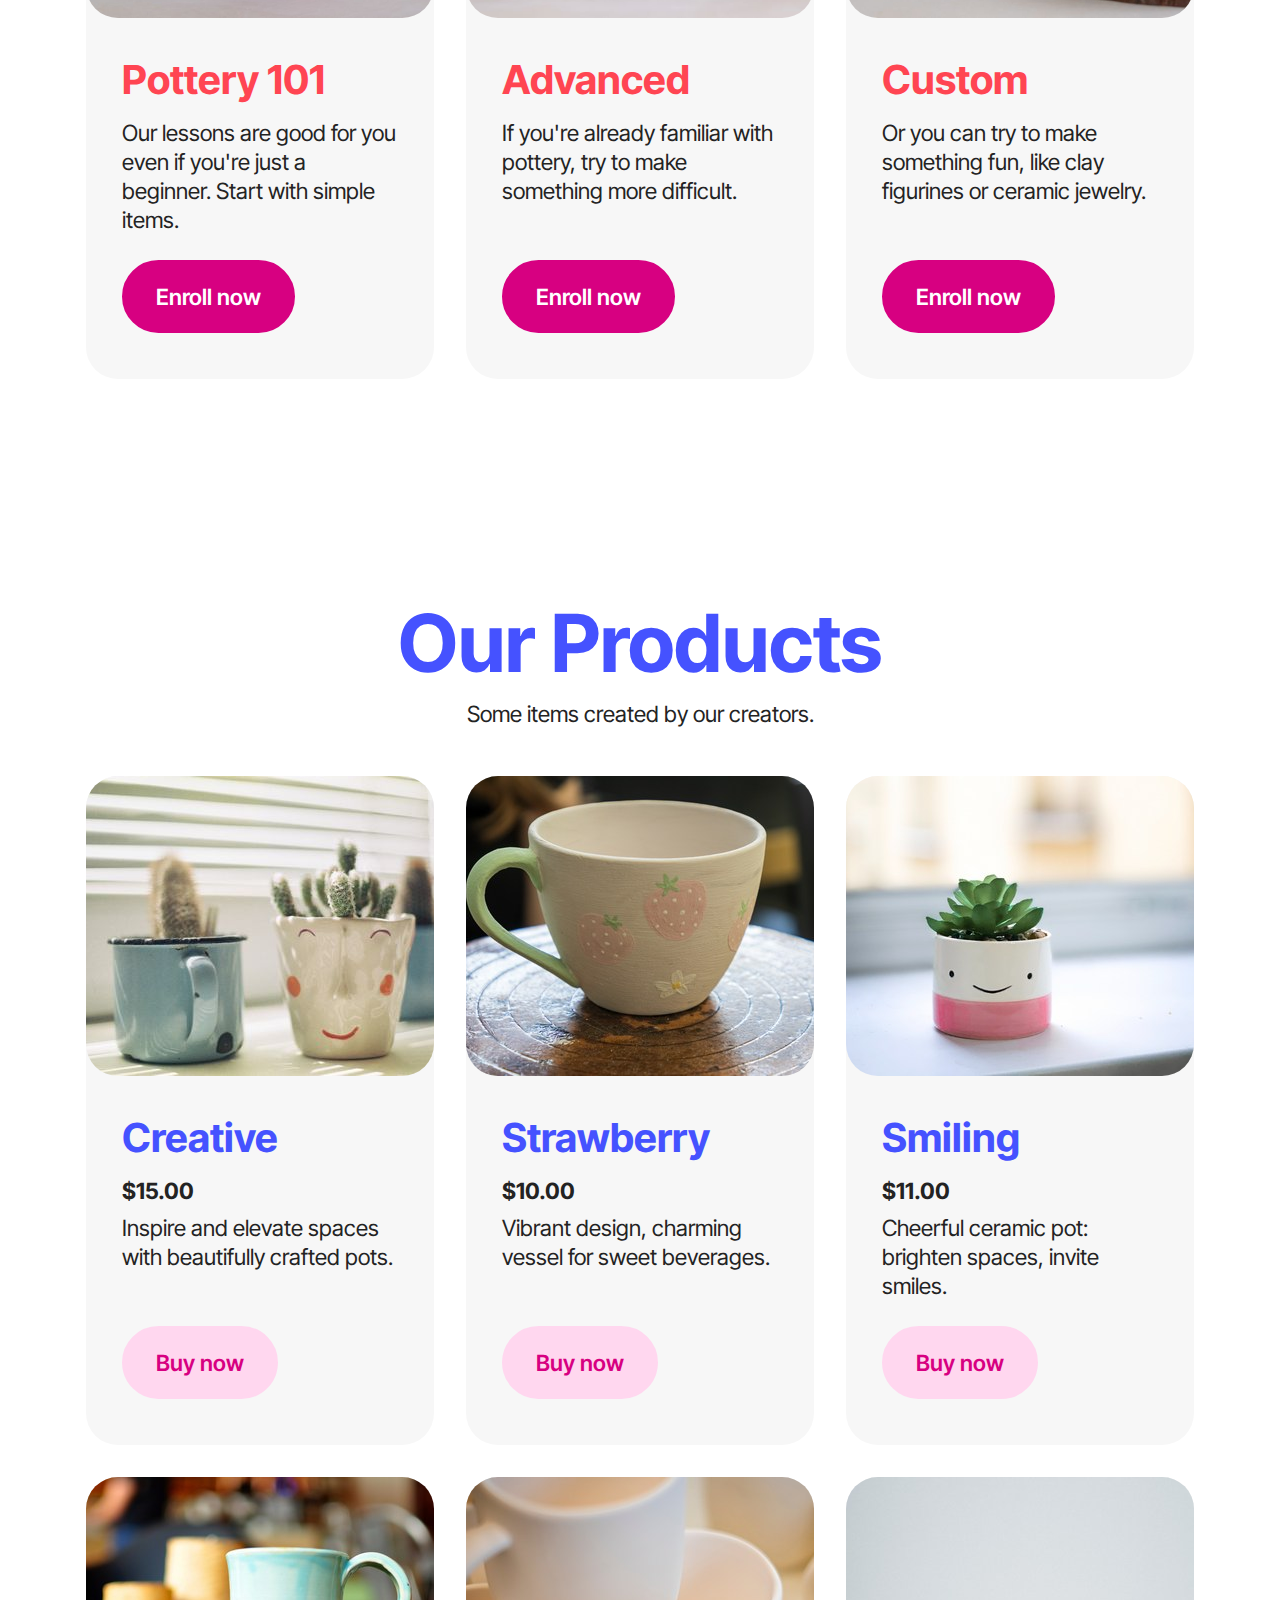
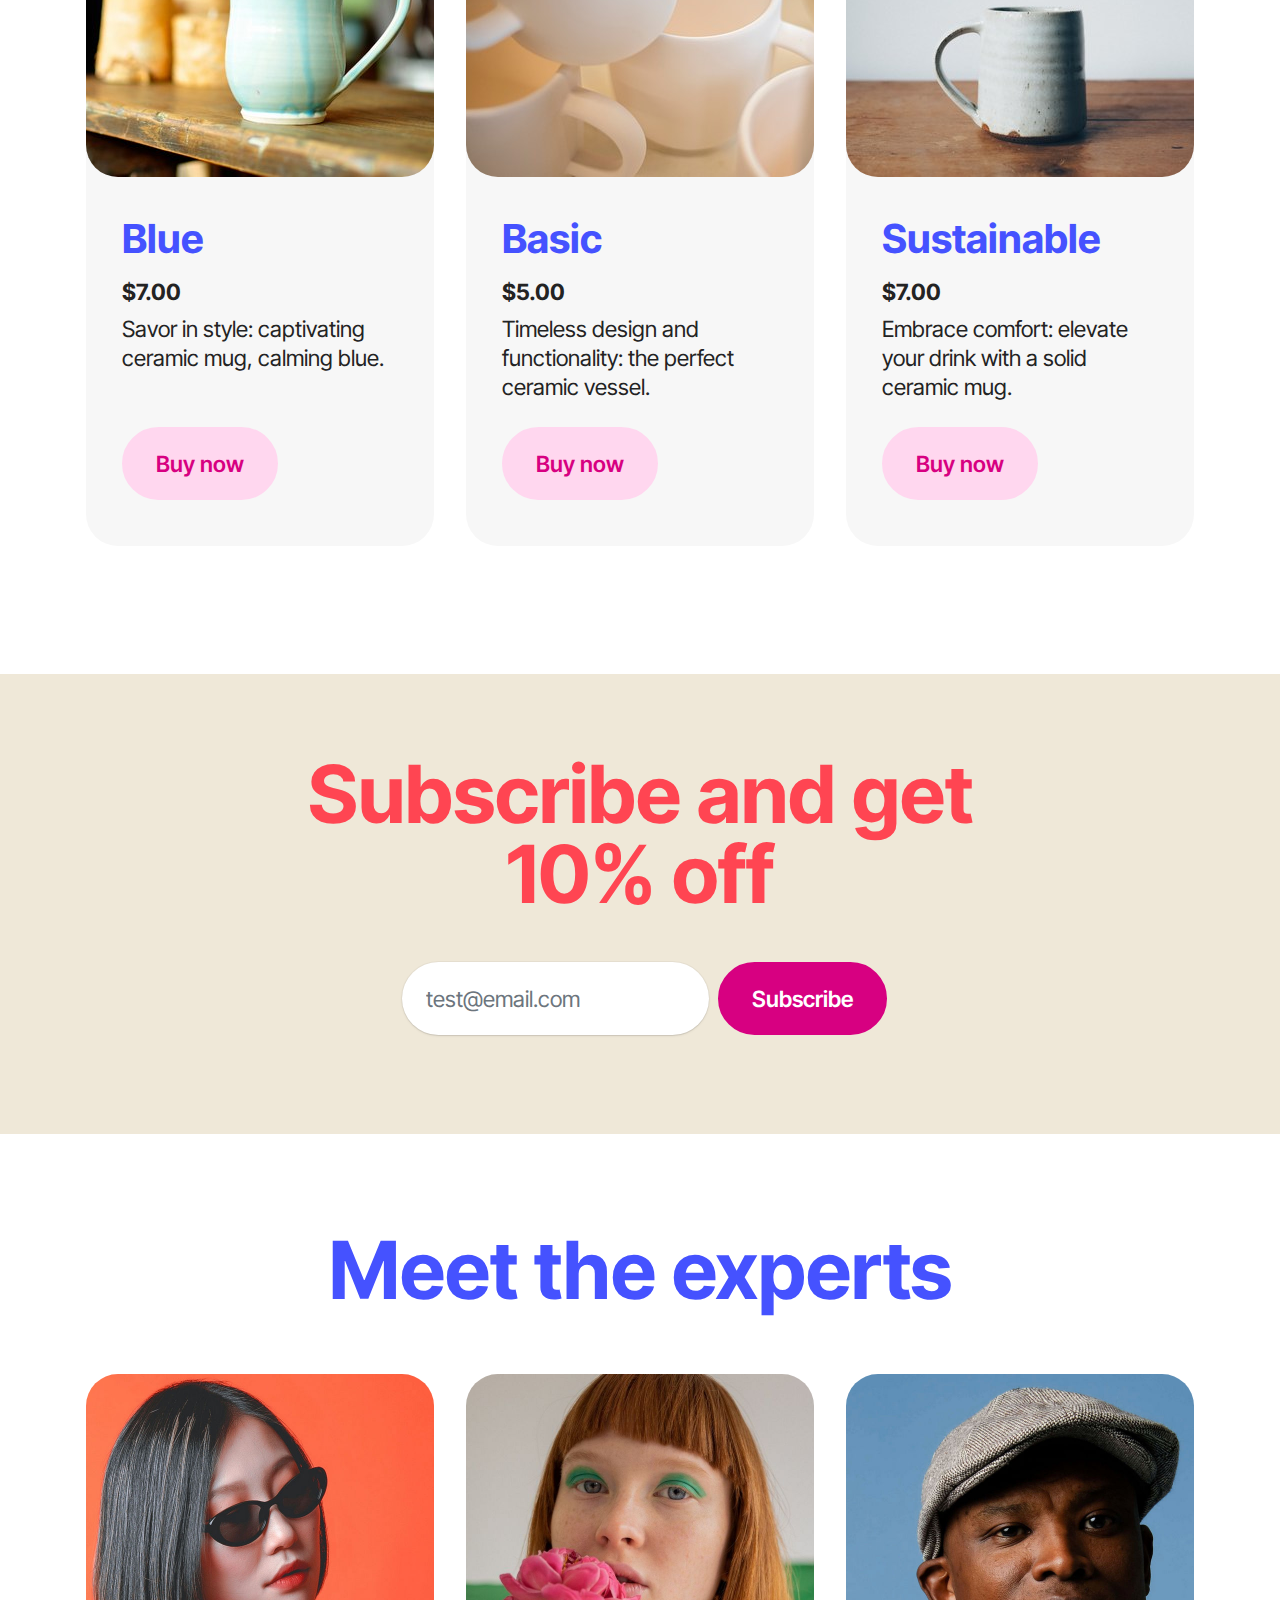
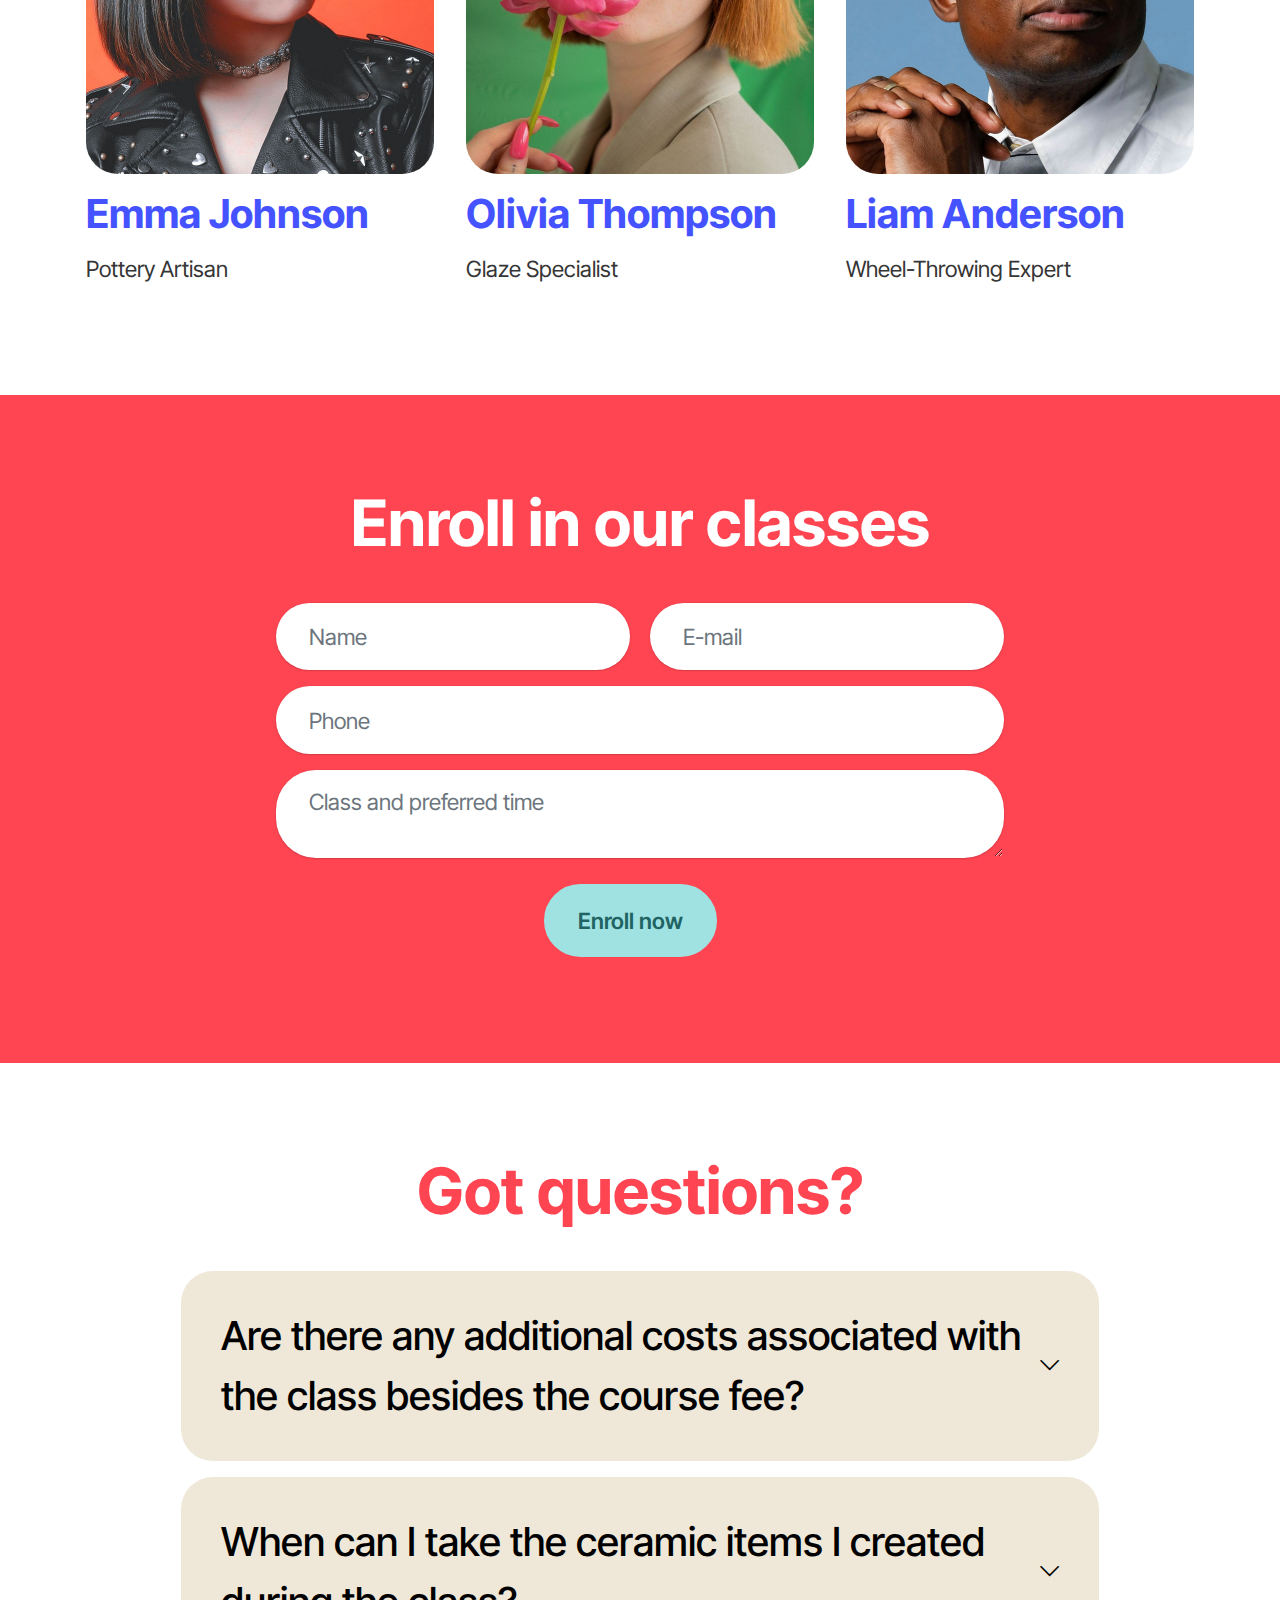
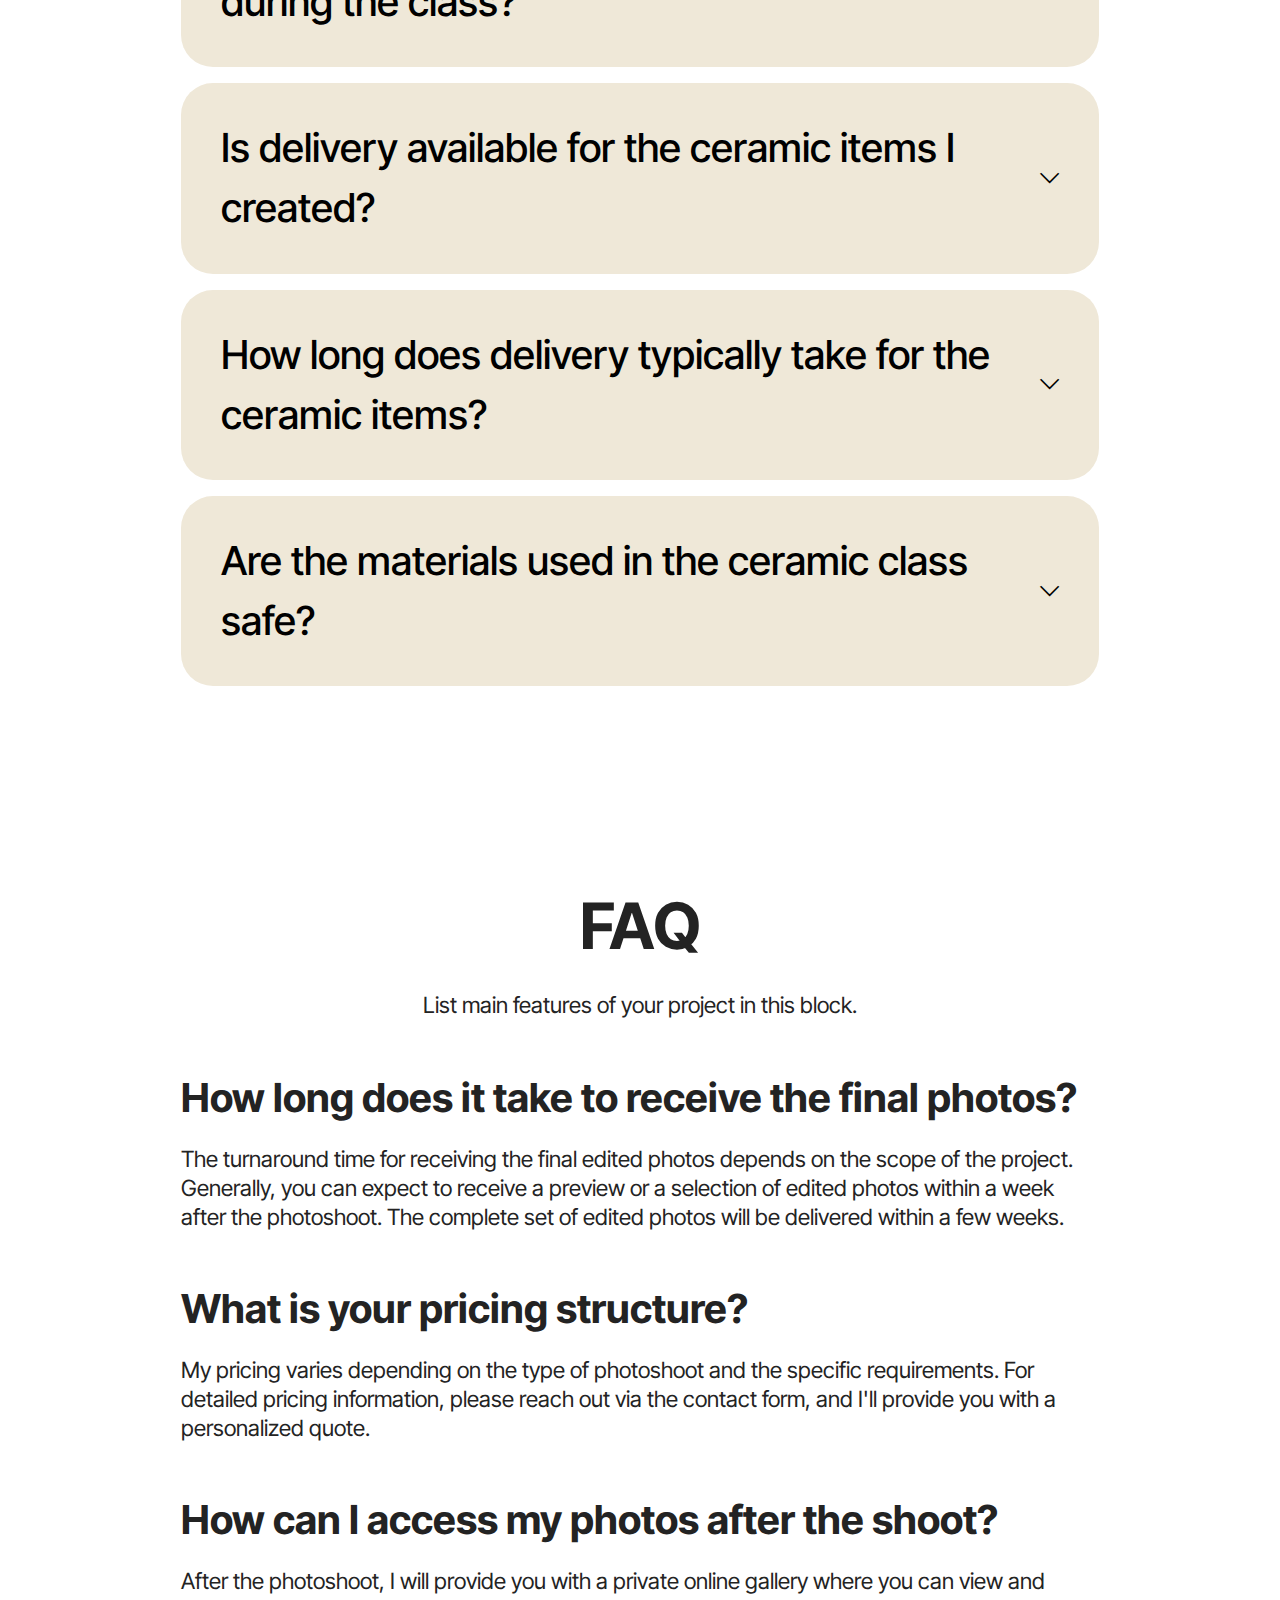
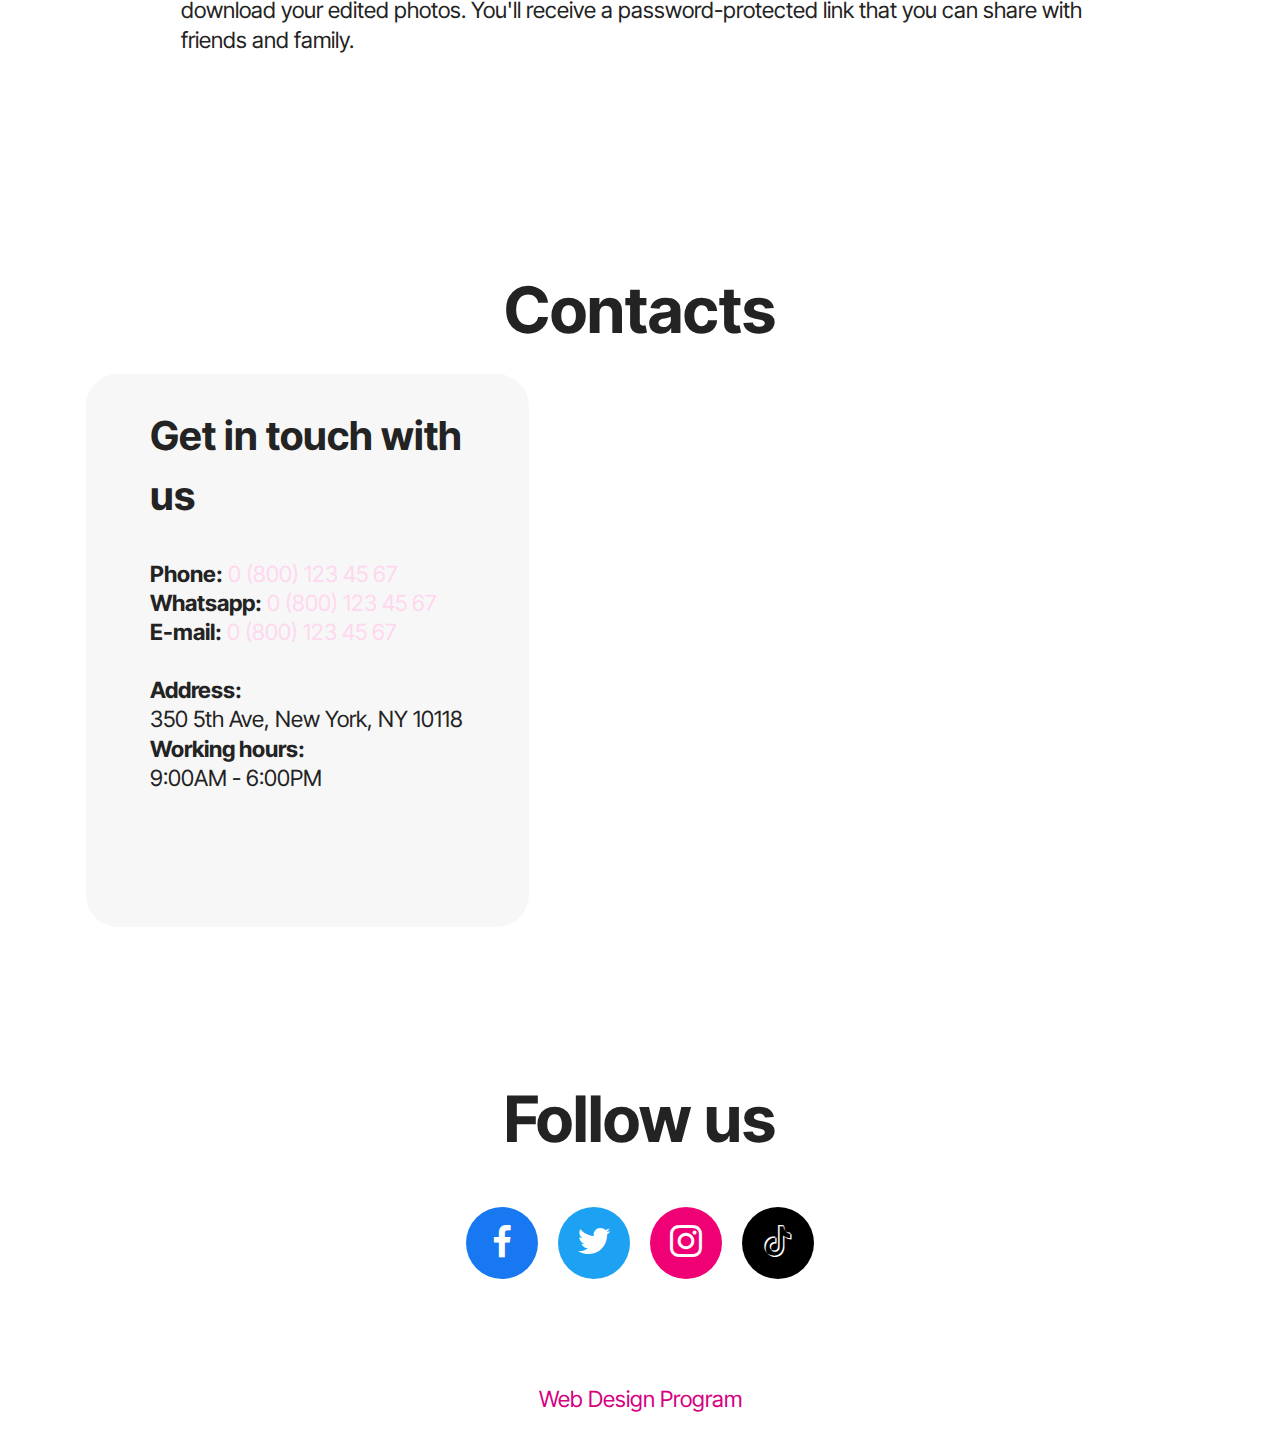
<file: page1.html>
<!DOCTYPE html>
<html  >
<head>
  <!-- Site made with Mobirise Website Builder v5.9.6, https://mobirise.com -->
  <meta charset="UTF-8">
  <meta http-equiv="X-UA-Compatible" content="IE=edge">
  <meta name="generator" content="Mobirise v5.9.6, mobirise.com">
  <meta name="viewport" content="width=device-width, initial-scale=1, minimum-scale=1">
  <link rel="shortcut icon" href="assets/images/logo.png" type="image/x-icon">
  <meta name="description" content="">
  
  
  <title>Page 1</title>
  <link rel="stylesheet" href="assets/web/assets/mobirise-icons2/mobirise2.css">
  <link rel="stylesheet" href="assets/bootstrap/css/bootstrap.min.css">
  <link rel="stylesheet" href="assets/bootstrap/css/bootstrap-grid.min.css">
  <link rel="stylesheet" href="assets/bootstrap/css/bootstrap-reboot.min.css">
  <link rel="stylesheet" href="assets/animatecss/animate.css">
  <link rel="stylesheet" href="assets/dropdown/css/style.css">
  <link rel="stylesheet" href="assets/socicon/css/styles.css">
  <link rel="stylesheet" href="assets/theme/css/style.css">
  <link rel="preload" href="https://fonts.googleapis.com/css?family=Inter+Tight:100,200,300,400,500,600,700,800,900,100i,200i,300i,400i,500i,600i,700i,800i,900i&display=swap" as="style" onload="this.onload=null;this.rel='stylesheet'">
  <noscript><link rel="stylesheet" href="https://fonts.googleapis.com/css?family=Inter+Tight:100,200,300,400,500,600,700,800,900,100i,200i,300i,400i,500i,600i,700i,800i,900i&display=swap"></noscript>
  <link rel="preload" as="style" href="assets/mobirise/css/mbr-additional.css"><link rel="stylesheet" href="assets/mobirise/css/mbr-additional.css" type="text/css">

  
  
  
</head>
<body>
  
  <section data-bs-version="5.1" class="menu menu1 cid-tJGsCG1vVL" once="menu" id="menu01-1">
	

	<nav class="navbar navbar-dropdown navbar-fixed-top navbar-expand-lg">
		<div class="container">
			<div class="navbar-brand">
				<span class="navbar-logo">
					<a href="https://mobiri.se">
						<img src="assets/images/screenshot-117.jpeg" alt="Mobirise Website Builder" style="height: 3rem;">
					</a>
				</span>
				
			</div>
			<button class="navbar-toggler" type="button" data-toggle="collapse" data-bs-toggle="collapse" data-target="#navbarSupportedContent" data-bs-target="#navbarSupportedContent" aria-controls="navbarNavAltMarkup" aria-expanded="false" aria-label="Toggle navigation">
				<div class="hamburger">
					<span></span>
					<span></span>
					<span></span>
					<span></span>
				</div>
			</button>
			<div class="collapse navbar-collapse" id="navbarSupportedContent">
				<ul class="navbar-nav nav-dropdown" data-app-modern-menu="true"><li class="nav-item">
						<a class="nav-link link text-primary display-4" href="index.html#features04-3">Classes</a>
					</li>
					<li class="nav-item">
						<a class="nav-link link text-primary display-4" href="index.html#features04-5" aria-expanded="false">Shop</a>
					</li>
					<li class="nav-item">
						<a class="nav-link link text-primary display-4" href="index.html#contacts3-1">Contacts</a>
					</li></ul>
				
				<div class="navbar-buttons mbr-section-btn"><a class="btn btn-secondary display-7" href="index.html#form02-0"> Enroll now</a></div>
			</div>
		</div>
	</nav>
</section>

<section data-bs-version="5.1" class="header16 cid-tJGs7X2OSn" id="header16-0">
  

  
  

  <div class="text-center container">
    <div class="row justify-content-center mb-4">
      <div class="col-12 col-lg-12">
        <div class="image-wrap">
          <img src="assets/images/chloe-bolton-r0qthxq3jec-unsplash99-1.jpeg" alt="Mobirise Website Builder">
        </div>
      </div>
    </div>
    <div class="row justify-content-center">
      <div class="col-md-12 col-lg-9">
        <h1 class="mbr-section-title mbr-fonts-style mt-4 display-1"><strong>Ceramics Classes</strong></h1>
        <p class="mbr-text mbr-fonts-style mt-4 display-7">Get hands-on with clay: Discover the art of ceramics in engaging classes.</p>
        <div class="row-links mt-4">
          <ul class="header-menu">
            
            
            
            
          <li class="header-menu-item mbr-fonts-style display-5"><a href="index.html#features04-3" class="text-primary">Classes</a></li><li class="header-menu-item mbr-fonts-style display-5"><a href="index.html#features04-5" class="text-primary">Shop</a></li><li class="header-menu-item mbr-fonts-style display-5"><a href="index.html#contacts3-1" class="text-primary">Contacts</a></li></ul>
        </div>
      </div>
    </div>
  </div>
</section>

<section data-bs-version="5.1" class="timeline01 cid-tRCv1lQqCC" id="timeline01-1l">
    
    <div class="container">
        <div class="row justify-content-center">
            <div class="col-12 mb-5 content-head">
                <h3 class="mbr-section-title mbr-fonts-style align-center mb-0 display-2">
                    <strong>Timeline</strong>
                </h3>
                
            </div>
        </div>
        <div class="row justify-content-center item features-without-image mb-5">
            <div class="col-12 col-md">
                <h5 class="mbr-card-title mbr-fonts-style mt-0 mb-3 display-7">
                    <strong>Award-Winning Photographer</strong>
                </h5>
                <h6 class="mbr-card-subtitle mbr-fonts-style mt-0 mb-3 display-7">
                    2018
                </h6>
            </div>
            <div class="col-md-12 col-lg-6 item-wrapper">
                <p class="mbr-text mbr-fonts-style mt-0 mb-0 display-7">
                    The photographer's talent and hard work are recognized as they receive a prestigious photography
                    award. This milestone represents their achievement and recognition within the photography community.
                </p>
            </div>
        </div>
        <div class="row justify-content-center item features-without-image mb-5">
            <div class="col-12 col-md">
                <h5 class="mbr-card-title mbr-fonts-style mt-0 mb-3 display-7">
                    <strong>Professional Photography Career Launch</strong>
                </h5>
                <h6 class="mbr-card-subtitle mbr-fonts-style mt-0 mb-3 display-7">
                    2010
                </h6>
            </div>
            <div class="col-md-12 col-lg-6 item-wrapper">
                <p class="mbr-text mbr-fonts-style mt-0 mb-0 display-7">
                    The photographer takes a leap into the professional world of photography. They establish their
                    photography studio, build a portfolio, and begin offering services to clients. This milestone
                    signifies their dedication to their craft.
                </p>
            </div>
        </div>
        <div class="row justify-content-center item features-without-image mb-5">
            <div class="col-12 col-md">
                <h5 class="mbr-card-title mbr-fonts-style mt-0 mb-3 display-7">
                    <strong>Start of Photography Journey</strong>
                </h5>
                <h6 class="mbr-card-subtitle mbr-fonts-style mt-0 mb-3 display-7">
                    2005
                </h6>
            </div>
            <div class="col-md-12 col-lg-6 item-wrapper">
                <p class="mbr-text mbr-fonts-style mt-0 mb-0 display-7">
                    This marks the beginning of the photographer's passion for photography. They acquire their first
                    camera and start capturing moments that inspire them.</p>
            </div>
        </div>
    </div>
</section>

<section data-bs-version="5.1" class="header14 cid-tJGD1DIY2H" id="header14-2">
	

	
	<div class="mbr-overlay" style="opacity: 0.3; background-color: rgb(255, 255, 255);"></div>
	<div class="container">
		<div class="row justify-content-center">
			<div class="card col-12 col-md-12 col-lg-8">
				<div class="card-wrapper">
					<div class="card-box align-center">
						<h1 class="card-title mbr-fonts-style mb-4 display-2"><strong>Begin your creative journey today</strong></h1>
						<p class="mbr-text mbr-fonts-style mb-4 display-7">
							Unlock your creative potential and embark on a transformative journey by signing up for pottery lessons today.
						</p>
						<div class="mbr-section-btn mt-4"><a class="btn btn-secondary display-7" href="index.html#form02-0">Enroll now</a></div>
					</div>
				</div>
			</div>
		</div>
	</div>
</section>

<section data-bs-version="5.1" class="features4 cid-tJGEoKGifq" id="features04-3">
	
	
	<div class="container">
		<div class="mbr-section-head mb-5">
			<h4 class="mbr-section-title mbr-fonts-style align-left mb-3 display-1"><strong>Our classes are for everyone</strong></h4>
			
			
		</div>
		<div class="row">
			<div class="item features-image col-12 col-md-6 col-lg-4">
				<div class="item-wrapper">
					<div class="item-img">
						<img src="assets/images/clayton-robbins-e3b0j05ic20-unsplash-1.jpg" alt="Mobirise Website Builder">
					</div>
					<div class="item-content">
						<h5 class="item-title mbr-fonts-style display-5"><strong>Pottery 101</strong></h5>
						
						<p class="mbr-text mbr-fonts-style display-7">
							Our lessons are good for you even if you're just a beginner. Start with simple items.
						</p>
						<div class="mbr-section-btn item-footer"><a href="index.html#form02-0" class="btn item-btn btn-primary display-7">Enroll now</a></div>
					</div>

				</div>
			</div>
			<div class="item features-image col-12 col-md-6 col-lg-4">
				<div class="item-wrapper">
					<div class="item-img">
						<img src="assets/images/clayton-robbins-ypynhyr7xrs-unsplash-1.jpg" alt="Mobirise Website Builder">
					</div>
					<div class="item-content">
						<h5 class="item-title mbr-fonts-style display-5">
							<strong>Advanced</strong>
						</h5>
						
						<p class="mbr-text mbr-fonts-style display-7">
							If you're already familiar with pottery, try to make something more difficult.
						</p>
						<div class="mbr-section-btn item-footer"><a href="index.html#form02-0" class="btn item-btn btn-primary display-7">Enroll now</a></div>
					</div>
				</div>
			</div>
			<div class="item features-image col-12 col-md-6 col-lg-4">
				<div class="item-wrapper">
					<div class="item-img">
						<img src="assets/images/clayton-robbins-kmzrutvsqai-unsplash-1.jpg" alt="Mobirise Website Builder">
					</div>
					<div class="item-content">
						<h5 class="item-title mbr-fonts-style display-5">
							<strong>Custom</strong></h5>
						
						<p class="mbr-text mbr-fonts-style display-7">
							Or you can try to make something fun, like clay figurines or ceramic jewelry.<br>
						</p>
						<div class="mbr-section-btn item-footer"><a href="index.html#form02-0" class="btn item-btn btn-primary display-7">Enroll now</a></div>
					</div>
				</div>
			</div>
			
			
			
		</div>
	</div>
</section>

<section data-bs-version="5.1" class="features4 cid-tJGKiS9ad3" id="features04-5">
	
	
	<div class="container">
		<div class="mbr-section-head mb-5">
			<h4 class="mbr-section-title mbr-fonts-style align-left mb-3 display-1">
				<strong>Our Products</strong>
			</h4>
			<h5 class="mbr-section-subtitle mbr-fonts-style align-left mb-3 display-7">Some items created by our creators.</h5>
			
		</div>
		<div class="row">
			
			<div class="item features-image col-12 col-md-6 col-lg-4 active">
				<div class="item-wrapper">
					<div class="item-img">
						<img src="assets/images/fernando-lavin-qxaavqecvew-unsplash-1.jpg" alt="Mobirise Website Builder" data-slide-to="0" data-bs-slide-to="0">
					</div>
					<div class="item-content">
						<h5 class="item-title mbr-fonts-style display-5">
							<strong>Creative</strong>
						</h5>
						<h6 class="item-subtitle mbr-fonts-style display-7">
							<strong>$15.00</strong>
						</h6>
						<p class="mbr-text mbr-fonts-style display-7">
							Inspire and elevate spaces with beautifully crafted pots.
						</p>
						<div class="mbr-section-btn item-footer"><a href="" class="btn item-btn btn-secondary display-7">Buy now</a></div>
					</div>
				</div>
			</div><div class="item features-image col-12 col-md-6 col-lg-4">
				<div class="item-wrapper">
					<div class="item-img">
						<img src="assets/images/grant-durr-vfgskggimaa-unsplash-1.jpg" alt="Mobirise Website Builder" data-slide-to="1" data-bs-slide-to="1">
					</div>
					<div class="item-content">
						<h5 class="item-title mbr-fonts-style display-5">
							<strong>Strawberry</strong>
						</h5>
						<h6 class="item-subtitle mbr-fonts-style display-7">
							<strong>$10.00</strong>
						</h6>
						<p class="mbr-text mbr-fonts-style display-7">
							Vibrant design, charming vessel for sweet beverages.
						</p>
						<div class="mbr-section-btn item-footer"><a href="" class="btn item-btn btn-secondary display-7">Buy now</a></div>
					</div>

				</div>
			</div>
			<div class="item features-image col-12 col-md-6 col-lg-4">
				<div class="item-wrapper">
					<div class="item-img">
						<img src="assets/images/faria-anzum-onk9ilkizs4-unsplash.jpg" alt="Mobirise Website Builder" data-slide-to="1" data-bs-slide-to="1">
					</div>
					<div class="item-content">
						<h5 class="item-title mbr-fonts-style display-5">
							<strong>Smiling</strong>
						</h5>
						<h6 class="item-subtitle mbr-fonts-style display-7">
							<strong>$11.00</strong>
						</h6>
						<p class="mbr-text mbr-fonts-style display-7">
							Cheerful ceramic pot: brighten spaces, invite smiles.<br>
						</p>
						<div class="mbr-section-btn item-footer"><a href="" class="btn item-btn btn-secondary display-7">Buy now</a></div>
					</div>
				</div>
			</div>
			<div class="item features-image col-12 col-md-6 col-lg-4">
				<div class="item-wrapper">
					<div class="item-img">
						<img src="assets/images/christy-moyer-5ippjvbbyo-unsplash.jpg" alt="Mobirise Website Builder" data-slide-to="3" data-bs-slide-to="3">
					</div>
					<div class="item-content">
						<h5 class="item-title mbr-fonts-style display-5">
							<strong>Blue</strong>
						</h5>
						<h6 class="item-subtitle mbr-fonts-style display-7">
							<strong>$7.00</strong>
						</h6>
						<p class="mbr-text mbr-fonts-style display-7">
							Savor in style: captivating ceramic mug, calming blue.<br>
						</p>
						<div class="mbr-section-btn item-footer"><a href="" class="btn item-btn btn-secondary display-7">Buy now</a></div>
					</div>
				</div>
			</div><div class="item features-image col-12 col-md-6 col-lg-4">
				<div class="item-wrapper">
					<div class="item-img">
						<img src="assets/images/amin-hasani-kiifsibhkqw-unsplash.jpg" alt="Mobirise Website Builder" data-slide-to="4" data-bs-slide-to="4">
					</div>
					<div class="item-content">
						<h5 class="item-title mbr-fonts-style display-5">
							<strong>Basic</strong>
						</h5>
						<h6 class="item-subtitle mbr-fonts-style display-7">
							<strong>$5.00</strong>
						</h6>
						<p class="mbr-text mbr-fonts-style display-7">
							Timeless design and functionality: the perfect ceramic vessel.<br>
						</p>
						<div class="mbr-section-btn item-footer"><a href="" class="btn item-btn btn-secondary display-7">Buy now</a></div>
					</div>
				</div>
			</div>
			
			<div class="item features-image col-12 col-md-6 col-lg-4">
				<div class="item-wrapper">
					<div class="item-img">
						<img src="assets/images/annie-spratt-n42ogaqn32o-unsplash.jpg" alt="Mobirise Website Builder" data-slide-to="4" data-bs-slide-to="4">
					</div>
					<div class="item-content">
						<h5 class="item-title mbr-fonts-style display-5">
							<strong>Sustainable</strong>
						</h5>
						<h6 class="item-subtitle mbr-fonts-style display-7">
							<strong>$7.00</strong>
						</h6>
						<p class="mbr-text mbr-fonts-style display-7">
							Embrace comfort: elevate your drink with a solid ceramic mug.<br>
						</p>
						<div class="mbr-section-btn item-footer"><a href="" class="btn item-btn btn-secondary display-7">Buy now</a></div>
					</div>
				</div>
			</div>
		</div>
	</div>
</section>

<section data-bs-version="5.1" class="form1 cid-tJGQpvh1d5" id="form01-6">
	

	

	<div class="container-fluid">
		<div class="row content-wrapper justify-content-center">
			<div class="col-lg-7 mbr-form">
				<div class="col-lg-12 col-md-12 col-sm-12">
					<h5 class="mbr-section-title mbr-fonts-style mb-5 display-1"><strong>Subscribe and get 10% off</strong></h5>
				</div>

				<div class="text-wrapper align-left" data-form-type="formoid">
					<!--Formbuilder Form-->
					<form action="https://mobirise.eu/" method="POST" class="mbr-form form-with-styler" data-form-title="Form Name"><input type="hidden" name="email" data-form-email="true" value="gdRMY3ul1pWL5ledF0Atd0IB5BDeYMdGaQgpDruSYYSoRX8jBkNXwB6gK+svi3rlPVdfpPNOsA/lbxsgTKPz6P1n3XZiFrPbsPO/qEhg1ylhvT8JW6t2pXOk6OwQt8vD">
						<div class="row">
							<div hidden="hidden" data-form-alert="" class="alert alert-success col-12">Thanks for filling out the form!</div>
							<div hidden="hidden" data-form-alert-danger="" class="alert alert-danger col-12">
								Oops...! some problem!
							</div>
						</div>
						<div class="dragArea row">
							<div data-for="email" class="col-lg-6 col-md-6 col-sm-12 form-group">
								<input type="email" name="email" placeholder="test@email.com" data-form-field="email" class="form-control display-7" value="" id="email-form01-6">
							</div>
							<div class="col-auto mbr-section-btn"><button type="submit" class="w-100 w-100 w-100 w-100 w-100 w-100 btn btn-primary display-7">Subscribe</button></div>
						</div>
					</form>
					<!--Formbuilder Form-->
				</div>
			</div>
		</div>
	</div>
</section>

<section data-bs-version="5.1" class="people3 cid-tJGQCkAyg1" id="people03-7">
	
	
	<div class="container">
		<div class="mbr-section-head mb-4">
			<h4 class="mbr-section-title mbr-fonts-style align-center mb-3 display-1">
				<strong>Meet the experts</strong></h4>
			
		</div>
		<div class="row">
			<div class="item features-image col-12 col-md-6 col-lg-4">
				<div class="item-wrapper">
					<div class="item-img mb-3">
						<img src="assets/images/team1.jpg" alt="Mobirise Website Builder" title="">
					</div>
					<div class="item-content align-left">
						
						<h6 class="item-subtitle mbr-fonts-style mb-3 display-5"><strong>Emma Johnson</strong></h6>
						<p class="mbr-text mbr-fonts-style mt-3 display-7">
							Pottery Artisan
						</p>
					</div>
					
				</div>
			</div>
			<div class="item features-image col-12 col-md-6 col-lg-4">
				<div class="item-wrapper">
					<div class="item-img mb-3">
						<img src="assets/images/team2.jpg" alt="Mobirise Website Builder" title="">
					</div>
					<div class="item-content align-left">
						
						<h6 class="item-subtitle mbr-fonts-style mb-3 display-5"><strong>Olivia Thompson</strong></h6>
						<p class="mbr-text mbr-fonts-style mt-3 display-7">
							Glaze Specialist
						</p>
					</div>
					
				</div>
			</div>
			<div class="item features-image col-12 col-md-6 col-lg-4">
				<div class="item-wrapper">
					<div class="item-img mb-3">
						<img src="assets/images/team3.jpg" alt="Mobirise Website Builder" title="">
					</div>
					<div class="item-content align-left">
						
						<h6 class="item-subtitle mbr-fonts-style mb-3 display-5"><strong>Liam Anderson</strong></h6>
						<p class="mbr-text mbr-fonts-style mt-3 display-7">
							Wheel-Throwing Expert <br>
						</p>
					</div>
					
				</div>
			</div>
		</div>
	</div>
</section>

<section data-bs-version="5.1" class="form5 cid-tL70TtsETn" id="form02-0">
    
    
    <div class="container">
        <div class="mbr-section-head mb-5">
            <h3 class="mbr-section-title mbr-fonts-style align-center mb-0 display-2"><strong>Enroll in our classes</strong></h3>
            
        </div>
        <div class="row justify-content-center mt-4">
            <div class="col-lg-8 mx-auto mbr-form" data-form-type="formoid">
                <form action="https://mobirise.eu/" method="POST" class="mbr-form form-with-styler" data-form-title="Form Name"><input type="hidden" name="email" data-form-email="true" value="iOQqELroJ4s9aS+iq8P/pGBK3a/dw6tSgVSwRVGRlR3Cavt0SxKSwFTbwaNX7ooUKM0dZ/GMrnM2XrKiiPgBMUebfW3RUzPRsmVM5uY5SQqK/jstDdxWRheaM++zVtVE">
                    <div class="row">
                        <div hidden="hidden" data-form-alert="" class="alert alert-success col-12">Thanks for filling out the form!</div>
                        <div hidden="hidden" data-form-alert-danger="" class="alert alert-danger col-12">
                            Oops...! some problem!
                        </div>
                    </div>
                    <div class="dragArea row">
                        <div class="col-md col-sm-12 form-group mb-3" data-for="name">
                            <input type="text" name="name" placeholder="Name" data-form-field="name" class="form-control" value="" id="name-form02-0">
                        </div>
                        <div class="col-md col-sm-12 form-group mb-3" data-for="email">
                            <input type="email" name="email" placeholder="E-mail" data-form-field="email" class="form-control" value="" id="email-form02-0">
                        </div>
                        <div class="col-12 form-group mb-3" data-for="phone">
                            <input type="tel" name="phone" placeholder="Phone" data-form-field="phone" class="form-control" value="" id="phone-form02-0">
                        </div>
                        <div class="col-12 form-group mb-3" data-for="textarea">
                            <textarea name="textarea" placeholder="Class and preferred time" data-form-field="textarea" class="form-control" id="textarea-form02-0"></textarea>
                        </div>
                        <div class="col-lg-12 col-md-12 col-sm-12 align-center mbr-section-btn"><button type="submit" class="btn btn-warning display-7">Enroll now</button></div>
                    </div>
                </form>
            </div>
        </div>
    </div>
</section>

<section data-bs-version="5.1" class="list1 cid-tJGRlgYbKj" id="list01-8">
	
	
	<div class="container">
		<div class="row justify-content-center">
			<div class="col-12 col-md-12 col-lg-10 m-auto">
				<div class="content">
					<div class="mbr-section-head align-left mb-5">
						
						<h3 class="mbr-section-title mb-2 mbr-fonts-style display-2">
							<strong>Got questions?</strong>
						</h3>
					</div>
					<div id="bootstrap-accordion_21" class="panel-group accordionStyles accordion" role="tablist" aria-multiselectable="true">
						<div class="card mb-3">
							<div class="card-header" role="tab" id="headingOne">
								<a role="button" class="panel-title collapsed" data-toggle="collapse" data-bs-toggle="collapse" data-core="" href="#collapse1_21" aria-expanded="false" aria-controls="collapse1">
									<h6 class="panel-title-edit mbr-semibold mbr-fonts-style mb-0 display-5">Are there any additional costs associated with the class besides the course fee?</h6>
									<span class="sign mbr-iconfont mobi-mbri-arrow-down"></span>
								</a>
							</div>
							<div id="collapse1_21" class="panel-collapse noScroll collapse" role="tabpanel" aria-labelledby="headingOne" data-parent="#accordion" data-bs-parent="#bootstrap-accordion_21">
								<div class="panel-body">
									<p class="mbr-fonts-style panel-text display-7">
										No, there are no additional costs associated with the class. The course fee covers all the materials, tools, and firing services necessary for your ceramic creations.
									</p>
								</div>
							</div>
						</div>
						<div class="card mb-3">
							<div class="card-header" role="tab" id="headingOne">
								<a role="button" class="panel-title collapsed" data-toggle="collapse" data-bs-toggle="collapse" data-core="" href="#collapse2_21" aria-expanded="false" aria-controls="collapse2">
									<h6 class="panel-title-edit mbr-semibold mbr-fonts-style mb-0 display-5">When can I take the ceramic items I created during the class?</h6>
									<span class="sign mbr-iconfont mobi-mbri-arrow-down"></span>
								</a>
							</div>
							<div id="collapse2_21" class="panel-collapse noScroll collapse" role="tabpanel" aria-labelledby="headingOne" data-parent="#accordion" data-bs-parent="#bootstrap-accordion_21">
								<div class="panel-body">
									<p class="mbr-fonts-style panel-text display-7">
										You can take the ceramic items you created home after a period of three weeks. This allows sufficient time for the pieces to dry and go through the necessary firing process to ensure they are durable and ready for you to enjoy.
									</p>
								</div>
							</div>
						</div>
						<div class="card mb-3">
							<div class="card-header" role="tab" id="headingOne">
								<a role="button" class="panel-title collapsed" data-toggle="collapse" data-bs-toggle="collapse" data-core="" href="#collapse3_21" aria-expanded="false" aria-controls="collapse3">
									<h6 class="panel-title-edit mbr-semibold mbr-fonts-style mb-0 display-5">Is delivery available for the ceramic items I created?</h6>
									<span class="sign mbr-iconfont mobi-mbri-arrow-down"></span>
								</a>
							</div>
							<div id="collapse3_21" class="panel-collapse noScroll collapse" role="tabpanel" aria-labelledby="headingOne" data-parent="#accordion" data-bs-parent="#bootstrap-accordion_21">
								<div class="panel-body">
									<p class="mbr-fonts-style panel-text display-7">
										Yes, delivery options are available for the ceramic items you created during the class. We can provide information on delivery services and associated costs, allowing you to conveniently receive your finished pieces at your preferred location.
									</p>
								</div>
							</div>
						</div>
						<div class="card mb-3">
							<div class="card-header" role="tab" id="headingOne">
								<a role="button" class="panel-title collapsed" data-toggle="collapse" data-bs-toggle="collapse" data-core="" href="#collapse4_21" aria-expanded="false" aria-controls="collapse4">
									<h6 class="panel-title-edit mbr-semibold mbr-fonts-style mb-0 display-5">How long does delivery typically take for the ceramic items?</h6>
									<span class="sign mbr-iconfont mobi-mbri-arrow-down"></span>
								</a>
							</div>
							<div id="collapse4_21" class="panel-collapse noScroll collapse" role="tabpanel" aria-labelledby="headingOne" data-parent="#accordion" data-bs-parent="#bootstrap-accordion_21">
								<div class="panel-body">
									<p class="mbr-fonts-style panel-text display-7">
										Delivery times for the ceramic items can vary depending on your location and the delivery service used. We will provide an estimate of the delivery timeframe, ensuring you have a clear expectation of when you can expect to receive your creations.
									</p>
								</div>
							</div>
						</div>
						<div class="card mb-3">
							<div class="card-header" role="tab" id="headingOne">
								<a role="button" class="panel-title collapsed" data-toggle="collapse" data-bs-toggle="collapse" data-core="" href="#collapse5_21" aria-expanded="false" aria-controls="collapse5">
									<h6 class="panel-title-edit mbr-semibold mbr-fonts-style mb-0 display-5">Are the materials used in the ceramic class safe?</h6>
									<span class="sign mbr-iconfont mobi-mbri-arrow-down"></span>
								</a>
							</div>
							<div id="collapse5_21" class="panel-collapse noScroll collapse" role="tabpanel" aria-labelledby="headingOne" data-parent="#accordion" data-bs-parent="#bootstrap-accordion_21">
								<div class="panel-body">
									<p class="mbr-fonts-style panel-text display-7">
										Yes, the materials used in the ceramic class are safe. The course provider ensures that the materials, such as clay and glazes, are non-toxic and suitable for use in ceramic art. Safety guidelines and best practices are followed to ensure a safe and enjoyable learning environment.
									</p>
								</div>
							</div>
						</div>
						
					</div>
				</div>
			</div>
		</div>
	</div>
</section>

<section data-bs-version="5.1" class="content4 cid-tRCuWQWfCA" id="list02-1k">
    

    
    
    <div class="container">
        <div class="row justify-content-center">
            <div class="col-lg-10">
                <div class="title col-md-12 mb-5">
                    <h3 class="mbr-section-title mbr-fonts-style display-2">
                        <strong>FAQ</strong>
                    </h3>
                    <h4 class="mbr-section-subtitle mbr-fonts-style mb-0 mt-4 display-7">
                        List main features of your project in this block.
                    </h4>
                </div>
                <div class="item features-without-image col-12">
                    <div class="item-wrapper">
                        <div class="card-box align-left">
                            <h5 class="card-title mbr-fonts-style mb-3 display-5">
                                <strong>How long does it take to receive the final photos?</strong>
                            </h5>
                            <p class="card-text mbr-fonts-style mb-5 display-7">
                                The turnaround time for receiving the final edited photos depends on the scope of the
                                project. Generally, you can expect to receive a preview or a selection of edited photos
                                within a week after the photoshoot. The complete set of edited photos will be delivered
                                within a few weeks.
                            </p>
                        </div>
                    </div>
                </div>
                <div class="item features-without-image col-12">
                    <div class="item-wrapper">
                        <div class="card-box align-left">
                            <h5 class="card-title mbr-fonts-style mb-3 display-5">
                                <strong>What is your pricing structure?</strong>
                            </h5>
                            <p class="card-text mbr-fonts-style mb-5 display-7">
                                My pricing varies depending on the type of photoshoot and the specific requirements. For
                                detailed pricing information, please reach out via the contact form, and I'll provide
                                you with a personalized quote.
                            </p>
                        </div>
                    </div>
                </div>
                <div class="item features-without-image col-12">
                    <div class="item-wrapper">
                        <div class="card-box align-left">
                            <h5 class="card-title mbr-fonts-style mb-3 display-5">
                                <strong>How can I access my photos after the shoot?</strong>
                            </h5>
                            <p class="card-text mbr-fonts-style mb-5 display-7">
                                After the photoshoot, I will provide you with a private online gallery where you can
                                view and download your edited photos. You'll receive a password-protected link that you
                                can share with friends and family.
                            </p>
                        </div>
                    </div>
                </div>
            </div>
        </div>
    </div>
</section>

<section data-bs-version="5.1" class="contacts3 map1 cid-tL7eRYxhmt" id="contacts3-1">

    

    
    
    <div class="container">
        <div class="mbr-section-head">
            <h3 class="mbr-section-title mbr-fonts-style align-center mb-0 display-2">
                <strong>Contacts</strong>
            </h3>
            
        </div>
        <div class="row justify-content-center mt-4">
            <div class="card col-12 col-md-5">
                <div class="card-wrapper">
                    <div class="text-wrapper">
                        <h6 class="card-title mbr-fonts-style mb-1 display-5"><strong>Get in touch with us</strong></h6>
                        <p class="mbr-text mbr-fonts-style display-7"><br><strong>Phone:</strong> <a href="tel:+12345678910" class="text-secondary">0 (800) 123 45 67</a>
<br><strong>Whatsapp:</strong> <a href="tel:+12345678910" class="text-secondary">0 (800) 123 45 67</a>
                            <br><strong>E-mail:</strong>&nbsp;<a href="tel:+12345678910" class="text-secondary">0 (800) 123 45 67</a><br><br><strong>Address:&nbsp;</strong><br>350 5th Ave, New York, NY 10118<br><strong>Working hours: </strong><br>9:00AM - 6:00PM<br><br><br><br>
                        </p>
                    </div>
                </div>

            </div>
            <div class="map-wrapper col-12 col-md-7">
                <div class="google-map"><iframe frameborder="0" style="border:0" data-src="https://www.google.com/maps/embed?pb=!1m14!1m8!1m3!1d6045.3003145248895!2d-73.9884657!3d40.7477229!3m2!1i1024!2i768!4f13.1!3m3!1m2!1s0x89c259a9ac1f1b85%3A0x7e33d1c0e7af3be4!2zMzUwIDV0aCBBdmUsIE5ldyBZb3JrLCBOWSAxMDExOCwg0KHQqNCQ!5e0!3m2!1sru!2sru!4v1689597362021!5m2!1sen!2sen" allowfullscreen=""></iframe></div>
            </div>
        </div>
    </div>
</section>

<section data-bs-version="5.1" class="social4 cid-tRCv9svxWE" id="social04-1m">
    
    
    

    <div class="container">
        <div class="media-container-row">
            <div class="col-12">
                <h3 class="mbr-section-title align-center mb-5 mbr-fonts-style display-2">
                    <strong>Follow us</strong>
                </h3>
                <div class="social-list align-center">
                    <a class="iconfont-wrapper bg-facebook m-2 " target="_blank" href="https://mobiri.se">
                        <span class="socicon-facebook socicon"></span>
                    </a>
                    <a class="iconfont-wrapper bg-twitter m-2" href="https://mobiri.se" target="_blank">
                        <span class="socicon-twitter socicon"></span>
                    </a>
                    <a class="iconfont-wrapper bg-instagram m-2" href="https://mobiri.se" target="_blank">
                        <span class="socicon-instagram socicon"></span>
                    </a>
                    
                    
                    
                    
                    
                    <a class="iconfont-wrapper bg-tiktok m-2" href="https://mobiri.se" target="_blank">
                        <span class="socicon-tiktok socicon"></span>
                    </a>
                    
                    
                </div>
            </div>
        </div>
    </div>
</section><section class="display-7" style="padding: 0;align-items: center;justify-content: center;flex-wrap: wrap;    align-content: center;display: flex;position: relative;height: 4rem;"><a href="https://mobiri.se/3090582" style="flex: 1 1;height: 4rem;position: absolute;width: 100%;z-index: 1;"><img alt="" style="height: 4rem;" src="[data-uri]"></a><p style="margin: 0;text-align: center;" class="display-7">&#8204;</p><a style="z-index:1" href="https://mobirise.com/builder/web-design-program.html">Web Design Program</a></section><script type="text/plain" data-src="assets/bootstrap/js/bootstrap.bundle.min.js"></script><script src="assets/web/assets/cookies-alert-plugin/cookies-alert-core.js"></script><script src="assets/web/assets/cookies-alert-plugin/cookies-alert-script.js"></script><script type="text/plain" data-src="assets/smoothscroll/smooth-scroll.js"></script><script type="text/plain" data-src="assets/ytplayer/index.js"></script><script type="text/plain" data-src="assets/dropdown/js/navbar-dropdown.js"></script><script type="text/plain" data-src="assets/mbr-switch-arrow/mbr-switch-arrow.js"></script><script type="text/plain" data-src="assets/theme/js/script.js"></script><script type="text/plain" data-src="assets/formoid/formoid.min.js"></script>
  
  
<input name="cookieData" type="hidden" data-cookie-cookiesAlertType='2' data-cookie-customDialogSelector='null' data-cookie-colorText='#424a4d' data-cookie-colorBg='rgb(255, 255, 255)' data-cookie-opacityOverlay='0' data-cookie-bgOpacity='100' data-cookie-textButton='ACCEPT' data-cookie-rejectText='REJECT' data-cookie-colorButton='#2b7a69' data-cookie-rejectColor='#ffffff' data-cookie-colorLink='#424a4d' data-cookie-underlineLink='true' data-cookie-text="We use cookies to give you the best experience as specified in the <a href='privacy.html'>cookie policy</a>. Rejecting cookies may make some features unavailable.">
    <input name="animation" type="hidden">
  </body>
</html>
</file>
<file: assets/web/assets/mobirise-icons2/mobirise2.css>
@font-face {
  font-family: 'Moririse2';
  font-display: swap;
  src:  url('mobirise2.eot?f2bix4');
  src:  url('mobirise2.eot?f2bix4#iefix') format('embedded-opentype'),
    url('mobirise2.ttf?f2bix4') format('truetype'),
    url('mobirise2.woff?f2bix4') format('woff'),
    url('mobirise2.svg?f2bix4#mobirise2') format('svg');
  font-weight: normal;
  font-style: normal;
}

[class^="mobi-"], [class*=" mobi-"] {
  /* use !important to prevent issues with browser extensions that change fonts */
  font-family: 'Moririse2' !important;
  speak: none;
  font-style: normal;
  font-weight: normal;
  font-variant: normal;
  text-transform: none;
  line-height: 1;

  /* Better Font Rendering =========== */
  -webkit-font-smoothing: antialiased;
  -moz-osx-font-smoothing: grayscale;
}

.mobi-mbri-add-submenu:before {
  content: "\e900";
}
.mobi-mbri-alert:before {
  content: "\e901";
}
.mobi-mbri-align-center:before {
  content: "\e902";
}
.mobi-mbri-align-justify:before {
  content: "\e903";
}
.mobi-mbri-align-left:before {
  content: "\e904";
}
.mobi-mbri-align-right:before {
  content: "\e905";
}
.mobi-mbri-android:before {
  content: "\e906";
}
.mobi-mbri-apple:before {
  content: "\e907";
}
.mobi-mbri-arrow-down:before {
  content: "\e908";
}
.mobi-mbri-arrow-next:before {
  content: "\e909";
}
.mobi-mbri-arrow-prev:before {
  content: "\e90a";
}
.mobi-mbri-arrow-up:before {
  content: "\e90b";
}
.mobi-mbri-bold:before {
  content: "\e90c";
}
.mobi-mbri-bookmark:before {
  content: "\e90d";
}
.mobi-mbri-bootstrap:before {
  content: "\e90e";
}
.mobi-mbri-briefcase:before {
  content: "\e90f";
}
.mobi-mbri-browse:before {
  content: "\e910";
}
.mobi-mbri-bulleted-list:before {
  content: "\e911";
}
.mobi-mbri-calendar:before {
  content: "\e912";
}
.mobi-mbri-camera:before {
  content: "\e913";
}
.mobi-mbri-cart-add:before {
  content: "\e914";
}
.mobi-mbri-cart-full:before {
  content: "\e915";
}
.mobi-mbri-cash:before {
  content: "\e916";
}
.mobi-mbri-change-style:before {
  content: "\e917";
}
.mobi-mbri-chat:before {
  content: "\e918";
}
.mobi-mbri-clock:before {
  content: "\e919";
}
.mobi-mbri-close:before {
  content: "\e91a";
}
.mobi-mbri-cloud:before {
  content: "\e91b";
}
.mobi-mbri-code:before {
  content: "\e91c";
}
.mobi-mbri-contact-form:before {
  content: "\e91d";
}
.mobi-mbri-credit-card:before {
  content: "\e91e";
}
.mobi-mbri-cursor-click:before {
  content: "\e91f";
}
.mobi-mbri-cust-feedback:before {
  content: "\e920";
}
.mobi-mbri-database:before {
  content: "\e921";
}
.mobi-mbri-delivery:before {
  content: "\e922";
}
.mobi-mbri-desktop:before {
  content: "\e923";
}
.mobi-mbri-devices:before {
  content: "\e924";
}
.mobi-mbri-down:before {
  content: "\e925";
}
.mobi-mbri-download-2:before {
  content: "\e926";
}
.mobi-mbri-download:before {
  content: "\e927";
}
.mobi-mbri-drag-n-drop-2:before {
  content: "\e928";
}
.mobi-mbri-drag-n-drop:before {
  content: "\e929";
}
.mobi-mbri-edit-2:before {
  content: "\e92a";
}
.mobi-mbri-edit:before {
  content: "\e92b";
}
.mobi-mbri-error:before {
  content: "\e92c";
}
.mobi-mbri-extension:before {
  content: "\e92d";
}
.mobi-mbri-features:before {
  content: "\e92e";
}
.mobi-mbri-file:before {
  content: "\e92f";
}
.mobi-mbri-flag:before {
  content: "\e930";
}
.mobi-mbri-folder:before {
  content: "\e931";
}
.mobi-mbri-gift:before {
  content: "\e932";
}
.mobi-mbri-github:before {
  content: "\e933";
}
.mobi-mbri-globe-2:before {
  content: "\e934";
}
.mobi-mbri-globe:before {
  content: "\e935";
}
.mobi-mbri-growing-chart:before {
  content: "\e936";
}
.mobi-mbri-hearth:before {
  content: "\e937";
}
.mobi-mbri-help:before {
  content: "\e938";
}
.mobi-mbri-home:before {
  content: "\e939";
}
.mobi-mbri-hot-cup:before {
  content: "\e93a";
}
.mobi-mbri-idea:before {
  content: "\e93b";
}
.mobi-mbri-image-gallery:before {
  content: "\e93c";
}
.mobi-mbri-image-slider:before {
  content: "\e93d";
}
.mobi-mbri-info:before {
  content: "\e93e";
}
.mobi-mbri-italic:before {
  content: "\e93f";
}
.mobi-mbri-key:before {
  content: "\e940";
}
.mobi-mbri-laptop:before {
  content: "\e941";
}
.mobi-mbri-layers:before {
  content: "\e942";
}
.mobi-mbri-left-right:before {
  content: "\e943";
}
.mobi-mbri-left:before {
  content: "\e944";
}
.mobi-mbri-letter:before {
  content: "\e945";
}
.mobi-mbri-like:before {
  content: "\e946";
}
.mobi-mbri-link:before {
  content: "\e947";
}
.mobi-mbri-lock:before {
  content: "\e948";
}
.mobi-mbri-login:before {
  content: "\e949";
}
.mobi-mbri-logout:before {
  content: "\e94a";
}
.mobi-mbri-magic-stick:before {
  content: "\e94b";
}
.mobi-mbri-map-pin:before {
  content: "\e94c";
}
.mobi-mbri-menu:before {
  content: "\e94d";
}
.mobi-mbri-mobile-2:before {
  content: "\e94e";
}
.mobi-mbri-mobile-horizontal:before {
  content: "\e94f";
}
.mobi-mbri-mobile:before {
  content: "\e950";
}
.mobi-mbri-mobirise:before {
  content: "\e951";
}
.mobi-mbri-more-horizontal:before {
  content: "\e952";
}
.mobi-mbri-more-vertical:before {
  content: "\e953";
}
.mobi-mbri-music:before {
  content: "\e954";
}
.mobi-mbri-new-file:before {
  content: "\e955";
}
.mobi-mbri-numbered-list:before {
  content: "\e956";
}
.mobi-mbri-opened-folder:before {
  content: "\e957";
}
.mobi-mbri-pages:before {
  content: "\e958";
}
.mobi-mbri-paper-plane:before {
  content: "\e959";
}
.mobi-mbri-paperclip:before {
  content: "\e95a";
}
.mobi-mbri-phone:before {
  content: "\e95b";
}
.mobi-mbri-photo:before {
  content: "\e95c";
}
.mobi-mbri-photos:before {
  content: "\e95d";
}
.mobi-mbri-pin:before {
  content: "\e95e";
}
.mobi-mbri-play:before {
  content: "\e95f";
}
.mobi-mbri-plus:before {
  content: "\e960";
}
.mobi-mbri-preview:before {
  content: "\e961";
}
.mobi-mbri-print:before {
  content: "\e962";
}
.mobi-mbri-protect:before {
  content: "\e963";
}
.mobi-mbri-question:before {
  content: "\e964";
}
.mobi-mbri-quote-left:before {
  content: "\e965";
}
.mobi-mbri-quote-right:before {
  content: "\e966";
}
.mobi-mbri-redo:before {
  content: "\e967";
}
.mobi-mbri-refresh:before {
  content: "\e968";
}
.mobi-mbri-responsive-2:before {
  content: "\e969";
}
.mobi-mbri-responsive:before {
  content: "\e96a";
}
.mobi-mbri-right:before {
  content: "\e96b";
}
.mobi-mbri-rocket:before {
  content: "\e96c";
}
.mobi-mbri-sad-face:before {
  content: "\e96d";
}
.mobi-mbri-sale:before {
  content: "\e96e";
}
.mobi-mbri-save:before {
  content: "\e96f";
}
.mobi-mbri-search:before {
  content: "\e970";
}
.mobi-mbri-setting-2:before {
  content: "\e971";
}
.mobi-mbri-setting-3:before {
  content: "\e972";
}
.mobi-mbri-setting:before {
  content: "\e973";
}
.mobi-mbri-share:before {
  content: "\e974";
}
.mobi-mbri-shopping-bag:before {
  content: "\e975";
}
.mobi-mbri-shopping-basket:before {
  content: "\e976";
}
.mobi-mbri-shopping-cart:before {
  content: "\e977";
}
.mobi-mbri-sites:before {
  content: "\e978";
}
.mobi-mbri-smile-face:before {
  content: "\e979";
}
.mobi-mbri-speed:before {
  content: "\e97a";
}
.mobi-mbri-star:before {
  content: "\e97b";
}
.mobi-mbri-success:before {
  content: "\e97c";
}
.mobi-mbri-sun:before {
  content: "\e97d";
}
.mobi-mbri-sun2:before {
  content: "\e97e";
}
.mobi-mbri-tablet-vertical:before {
  content: "\e97f";
}
.mobi-mbri-tablet:before {
  content: "\e980";
}
.mobi-mbri-target:before {
  content: "\e981";
}
.mobi-mbri-timer:before {
  content: "\e982";
}
.mobi-mbri-to-ftp:before {
  content: "\e983";
}
.mobi-mbri-to-local-drive:before {
  content: "\e984";
}
.mobi-mbri-touch-swipe:before {
  content: "\e985";
}
.mobi-mbri-touch:before {
  content: "\e986";
}
.mobi-mbri-trash:before {
  content: "\e987";
}
.mobi-mbri-underline:before {
  content: "\e988";
}
.mobi-mbri-undo:before {
  content: "\e989";
}
.mobi-mbri-unlink:before {
  content: "\e98a";
}
.mobi-mbri-unlock:before {
  content: "\e98b";
}
.mobi-mbri-up-down:before {
  content: "\e98c";
}
.mobi-mbri-up:before {
  content: "\e98d";
}
.mobi-mbri-update:before {
  content: "\e98e";
}
.mobi-mbri-upload-2:before {
  content: "\e98f";
}
.mobi-mbri-upload:before {
  content: "\e990";
}
.mobi-mbri-user-2:before {
  content: "\e991";
}
.mobi-mbri-user:before {
  content: "\e992";
}
.mobi-mbri-users:before {
  content: "\e993";
}
.mobi-mbri-video-play:before {
  content: "\e994";
}
.mobi-mbri-video:before {
  content: "\e995";
}
.mobi-mbri-watch:before {
  content: "\e996";
}
.mobi-mbri-website-theme-2:before {
  content: "\e997";
}
.mobi-mbri-website-theme:before {
  content: "\e998";
}
.mobi-mbri-wifi:before {
  content: "\e999";
}
.mobi-mbri-windows:before {
  content: "\e99a";
}
.mobi-mbri-zoom-in:before {
  content: "\e99b";
}
.mobi-mbri-zoom-out:before {
  content: "\e99c";
}
</file>
<file: assets/dropdown/css/style.css>
.navbar-dropdown {
  left: 0;
  padding: 0;
  position: absolute;
  right: 0;
  top: 0;
  transition: all 0.45s ease;
  z-index: 1030;
  background: #282828; }
  .navbar-dropdown .navbar-logo {
    margin-right: 0.8rem;
    transition: margin 0.3s ease-in-out;
    vertical-align: middle; }
    .navbar-dropdown .navbar-logo img {
      height: 3.125rem;
      transition: all 0.3s ease-in-out; }
    .navbar-dropdown .navbar-logo.mbr-iconfont {
      font-size: 3.125rem;
      line-height: 3.125rem; }
  .navbar-dropdown .navbar-caption {
    font-weight: 700;
    white-space: normal;
    vertical-align: -4px;
    line-height: 3.125rem !important; }
    .navbar-dropdown .navbar-caption, .navbar-dropdown .navbar-caption:hover {
      color: inherit;
      text-decoration: none; }
  .navbar-dropdown .mbr-iconfont + .navbar-caption {
    vertical-align: -1px; }
  .navbar-dropdown.navbar-fixed-top {
    position: fixed; }
  .navbar-dropdown .navbar-brand span {
    vertical-align: -4px; }
  .navbar-dropdown.bg-color.transparent {
    background: none; }
  .navbar-dropdown.navbar-short .navbar-brand {
    padding: 0.625rem 0; }
    .navbar-dropdown.navbar-short .navbar-brand span {
      vertical-align: -1px; }
  .navbar-dropdown.navbar-short .navbar-caption {
    line-height: 2.375rem !important;
    vertical-align: -2px; }
  .navbar-dropdown.navbar-short .navbar-logo {
    margin-right: 0.5rem; }
    .navbar-dropdown.navbar-short .navbar-logo img {
      height: 2.375rem; }
    .navbar-dropdown.navbar-short .navbar-logo.mbr-iconfont {
      font-size: 2.375rem;
      line-height: 2.375rem; }
  .navbar-dropdown.navbar-short .mbr-table-cell {
    height: 3.625rem; }
  .navbar-dropdown .navbar-close {
    left: 0.6875rem;
    position: fixed;
    top: 0.75rem;
    z-index: 1000; }
  .navbar-dropdown .hamburger-icon {
    content: "";
    display: inline-block;
    vertical-align: middle;
    width: 16px;
    -webkit-box-shadow: 0 -6px 0 1px #282828,0 0 0 1px #282828,0 6px 0 1px #282828;
    -moz-box-shadow: 0 -6px 0 1px #282828,0 0 0 1px #282828,0 6px 0 1px #282828;
    box-shadow: 0 -6px 0 1px #282828,0 0 0 1px #282828,0 6px 0 1px #282828; }

.dropdown-menu .dropdown-toggle[data-toggle="dropdown-submenu"]::after {
  border-bottom: 0.35em solid transparent;
  border-left: 0.35em solid;
  border-right: 0;
  border-top: 0.35em solid transparent;
  margin-left: 0.3rem; }

.dropdown-menu .dropdown-item:focus {
  outline: 0; }

.nav-dropdown {
  font-size: 0.75rem;
  font-weight: 500;
  height: auto !important; }
  .nav-dropdown .nav-btn {
    padding-left: 1rem; }
  .nav-dropdown .link {
    margin: .667em 1.667em;
    font-weight: 500;
    padding: 0;
    transition: color .2s ease-in-out; }
    .nav-dropdown .link.dropdown-toggle {
      margin-right: 2.583em; }
      .nav-dropdown .link.dropdown-toggle::after {
        margin-left: .25rem;
        border-top: 0.35em solid;
        border-right: 0.35em solid transparent;
        border-left: 0.35em solid transparent;
        border-bottom: 0; }
      .nav-dropdown .link.dropdown-toggle[aria-expanded="true"] {
        margin: 0;
        padding: 0.667em 3.263em  0.667em 1.667em; }
  .nav-dropdown .link::after,
  .nav-dropdown .dropdown-item::after {
    color: inherit; }
  .nav-dropdown .btn {
    font-size: 0.75rem;
    font-weight: 700;
    letter-spacing: 0;
    margin-bottom: 0;
    padding-left: 1.25rem;
    padding-right: 1.25rem; }
  .nav-dropdown .dropdown-menu {
    border-radius: 0;
    border: 0;
    left: 0;
    margin: 0;
    padding-bottom: 1.25rem;
    padding-top: 1.25rem;
    position: relative; }
  .nav-dropdown .dropdown-submenu {
    margin-left: 0.125rem;
    top: 0; }
  .nav-dropdown .dropdown-item {
    font-weight: 500;
    line-height: 2;
    padding: 0.3846em 4.615em 0.3846em 1.5385em;
    position: relative;
    transition: color .2s ease-in-out, background-color .2s ease-in-out; }
    .nav-dropdown .dropdown-item::after {
      margin-top: -0.3077em;
      position: absolute;
      right: 1.1538em;
      top: 50%; }
    .nav-dropdown .dropdown-item:focus, .nav-dropdown .dropdown-item:hover {
      background: none; }

@media (max-width: 767px) {
  .nav-dropdown.navbar-toggleable-sm {
    bottom: 0;
    display: none;
    left: 0;
    overflow-x: hidden;
    position: fixed;
    top: 0;
    transform: translateX(-100%);
    -ms-transform: translateX(-100%);
    -webkit-transform: translateX(-100%);
    width: 18.75rem;
    z-index: 999; } }
.nav-dropdown.navbar-toggleable-xl {
  bottom: 0;
  display: none;
  left: 0;
  overflow-x: hidden;
  position: fixed;
  top: 0;
  transform: translateX(-100%);
  -ms-transform: translateX(-100%);
  -webkit-transform: translateX(-100%);
  width: 18.75rem;
  z-index: 999; }

.nav-dropdown-sm {
  display: block !important;
  overflow-x: hidden;
  overflow: auto;
  padding-top: 3.875rem; }
  .nav-dropdown-sm::after {
    content: "";
    display: block;
    height: 3rem;
    width: 100%; }
  .nav-dropdown-sm.collapse.in ~ .navbar-close {
    display: block !important; }
  .nav-dropdown-sm.collapsing, .nav-dropdown-sm.collapse.in {
    transform: translateX(0);
    -ms-transform: translateX(0);
    -webkit-transform: translateX(0);
    transition: all 0.25s ease-out;
    -webkit-transition: all 0.25s ease-out;
    background: #282828; }
  .nav-dropdown-sm.collapsing[aria-expanded="false"] {
    transform: translateX(-100%);
    -ms-transform: translateX(-100%);
    -webkit-transform: translateX(-100%); }
  .nav-dropdown-sm .nav-item {
    display: block;
    margin-left: 0 !important;
    padding-left: 0; }
  .nav-dropdown-sm .link,
  .nav-dropdown-sm .dropdown-item {
    border-top: 1px dotted rgba(255, 255, 255, 0.1);
    font-size: 0.8125rem;
    line-height: 1.6;
    margin: 0 !important;
    padding: 0.875rem 2.4rem 0.875rem 1.5625rem !important;
    position: relative;
    white-space: normal; }
    .nav-dropdown-sm .link:focus, .nav-dropdown-sm .link:hover,
    .nav-dropdown-sm .dropdown-item:focus,
    .nav-dropdown-sm .dropdown-item:hover {
      background: rgba(0, 0, 0, 0.2) !important;
      color: #c0a375; }
  .nav-dropdown-sm .nav-btn {
    position: relative;
    padding: 1.5625rem 1.5625rem 0 1.5625rem; }
    .nav-dropdown-sm .nav-btn::before {
      border-top: 1px dotted rgba(255, 255, 255, 0.1);
      content: "";
      left: 0;
      position: absolute;
      top: 0;
      width: 100%; }
    .nav-dropdown-sm .nav-btn + .nav-btn {
      padding-top: 0.625rem; }
      .nav-dropdown-sm .nav-btn + .nav-btn::before {
        display: none; }
  .nav-dropdown-sm .btn {
    padding: 0.625rem 0; }
  .nav-dropdown-sm .dropdown-toggle[data-toggle="dropdown-submenu"]::after {
    margin-left: .25rem;
    border-top: 0.35em solid;
    border-right: 0.35em solid transparent;
    border-left: 0.35em solid transparent;
    border-bottom: 0; }
  .nav-dropdown-sm .dropdown-toggle[data-toggle="dropdown-submenu"][aria-expanded="true"]::after {
    border-top: 0;
    border-right: 0.35em solid transparent;
    border-left: 0.35em solid transparent;
    border-bottom: 0.35em solid; }
  .nav-dropdown-sm .dropdown-menu {
    margin: 0;
    padding: 0;
    position: relative;
    top: 0;
    left: 0;
    width: 100%;
    border: 0;
    float: none;
    border-radius: 0;
    background: none; }
  .nav-dropdown-sm .dropdown-submenu {
    left: 100%;
    margin-left: 0.125rem;
    margin-top: -1.25rem;
    top: 0; }

.navbar-toggleable-sm .nav-dropdown .dropdown-menu {
  position: absolute; }

.navbar-toggleable-sm .nav-dropdown .dropdown-submenu {
  left: 100%;
  margin-left: 0.125rem;
  margin-top: -1.25rem;
  top: 0; }

.navbar-toggleable-sm.opened .nav-dropdown .dropdown-menu {
  position: relative; }

.navbar-toggleable-sm.opened .nav-dropdown .dropdown-submenu {
  left: 0;
  margin-left: 00rem;
  margin-top: 0rem;
  top: 0; }

.is-builder .nav-dropdown.collapsing {
  transition: none !important; }
</file>
<file: assets/socicon/css/styles.css>
@charset "UTF-8";

@font-face {
  font-family: 'Socicon';
  src:  url('../fonts/socicon.eot');
  src:  url('../fonts/socicon.eot?#iefix') format('embedded-opentype'),
    url('../fonts/socicon.woff2') format('woff2'),
    url('../fonts/socicon.ttf') format('truetype'),
    url('../fonts/socicon.woff') format('woff'),
    url('../fonts/socicon.svg#socicon') format('svg');
  font-weight: normal;
  font-style: normal;
  font-display: swap;
}

[data-icon]:before {
  font-family: "socicon" !important;
  content: attr(data-icon);
  font-style: normal !important;
  font-weight: normal !important;
  font-variant: normal !important;
  text-transform: none !important;
  speak: none;
  line-height: 1;
  -webkit-font-smoothing: antialiased;
  -moz-osx-font-smoothing: grayscale;
}

[class^="socicon-"], [class*=" socicon-"] {
  /* use !important to prevent issues with browser extensions that change fonts */
  font-family: 'Socicon' !important;
  speak: none;
  font-style: normal;
  font-weight: normal;
  font-variant: normal;
  text-transform: none;
  line-height: 1;

  /* Better Font Rendering =========== */
  -webkit-font-smoothing: antialiased;
  -moz-osx-font-smoothing: grayscale;
}

.socicon-eitaa:before {
  content: "\e97c";
}
.socicon-soroush:before {
  content: "\e97d";
}
.socicon-bale:before {
  content: "\e97e";
}
.socicon-zazzle:before {
  content: "\e97b";
}
.socicon-society6:before {
  content: "\e97a";
}
.socicon-redbubble:before {
  content: "\e979";
}
.socicon-avvo:before {
  content: "\e978";
}
.socicon-stitcher:before {
  content: "\e977";
}
.socicon-googlehangouts:before {
  content: "\e974";
}
.socicon-dlive:before {
  content: "\e975";
}
.socicon-vsco:before {
  content: "\e976";
}
.socicon-flipboard:before {
  content: "\e973";
}
.socicon-ubuntu:before {
  content: "\e958";
}
.socicon-artstation:before {
  content: "\e959";
}
.socicon-invision:before {
  content: "\e95a";
}
.socicon-torial:before {
  content: "\e95b";
}
.socicon-collectorz:before {
  content: "\e95c";
}
.socicon-seenthis:before {
  content: "\e95d";
}
.socicon-googleplaymusic:before {
  content: "\e95e";
}
.socicon-debian:before {
  content: "\e95f";
}
.socicon-filmfreeway:before {
  content: "\e960";
}
.socicon-gnome:before {
  content: "\e961";
}
.socicon-itchio:before {
  content: "\e962";
}
.socicon-jamendo:before {
  content: "\e963";
}
.socicon-mix:before {
  content: "\e964";
}
.socicon-sharepoint:before {
  content: "\e965";
}
.socicon-tinder:before {
  content: "\e966";
}
.socicon-windguru:before {
  content: "\e967";
}
.socicon-cdbaby:before {
  content: "\e968";
}
.socicon-elementaryos:before {
  content: "\e969";
}
.socicon-stage32:before {
  content: "\e96a";
}
.socicon-tiktok:before {
  content: "\e96b";
}
.socicon-gitter:before {
  content: "\e96c";
}
.socicon-letterboxd:before {
  content: "\e96d";
}
.socicon-threema:before {
  content: "\e96e";
}
.socicon-splice:before {
  content: "\e96f";
}
.socicon-metapop:before {
  content: "\e970";
}
.socicon-naver:before {
  content: "\e971";
}
.socicon-remote:before {
  content: "\e972";
}
.socicon-internet:before {
  content: "\e957";
}
.socicon-moddb:before {
  content: "\e94b";
}
.socicon-indiedb:before {
  content: "\e94c";
}
.socicon-traxsource:before {
  content: "\e94d";
}
.socicon-gamefor:before {
  content: "\e94e";
}
.socicon-pixiv:before {
  content: "\e94f";
}
.socicon-myanimelist:before {
  content: "\e950";
}
.socicon-blackberry:before {
  content: "\e951";
}
.socicon-wickr:before {
  content: "\e952";
}
.socicon-spip:before {
  content: "\e953";
}
.socicon-napster:before {
  content: "\e954";
}
.socicon-beatport:before {
  content: "\e955";
}
.socicon-hackerone:before {
  content: "\e956";
}
.socicon-hackernews:before {
  content: "\e946";
}
.socicon-smashwords:before {
  content: "\e947";
}
.socicon-kobo:before {
  content: "\e948";
}
.socicon-bookbub:before {
  content: "\e949";
}
.socicon-mailru:before {
  content: "\e94a";
}
.socicon-gitlab:before {
  content: "\e945";
}
.socicon-instructables:before {
  content: "\e944";
}
.socicon-portfolio:before {
  content: "\e943";
}
.socicon-codered:before {
  content: "\e940";
}
.socicon-origin:before {
  content: "\e941";
}
.socicon-nextdoor:before {
  content: "\e942";
}
.socicon-udemy:before {
  content: "\e93f";
}
.socicon-livemaster:before {
  content: "\e93e";
}
.socicon-crunchbase:before {
  content: "\e93b";
}
.socicon-homefy:before {
  content: "\e93c";
}
.socicon-calendly:before {
  content: "\e93d";
}
.socicon-realtor:before {
  content: "\e90f";
}
.socicon-tidal:before {
  content: "\e910";
}
.socicon-qobuz:before {
  content: "\e911";
}
.socicon-natgeo:before {
  content: "\e912";
}
.socicon-mastodon:before {
  content: "\e913";
}
.socicon-unsplash:before {
  content: "\e914";
}
.socicon-homeadvisor:before {
  content: "\e915";
}
.socicon-angieslist:before {
  content: "\e916";
}
.socicon-codepen:before {
  content: "\e917";
}
.socicon-slack:before {
  content: "\e918";
}
.socicon-openaigym:before {
  content: "\e919";
}
.socicon-logmein:before {
  content: "\e91a";
}
.socicon-fiverr:before {
  content: "\e91b";
}
.socicon-gotomeeting:before {
  content: "\e91c";
}
.socicon-aliexpress:before {
  content: "\e91d";
}
.socicon-guru:before {
  content: "\e91e";
}
.socicon-appstore:before {
  content: "\e91f";
}
.socicon-homes:before {
  content: "\e920";
}
.socicon-zoom:before {
  content: "\e921";
}
.socicon-alibaba:before {
  content: "\e922";
}
.socicon-craigslist:before {
  content: "\e923";
}
.socicon-wix:before {
  content: "\e924";
}
.socicon-redfin:before {
  content: "\e925";
}
.socicon-googlecalendar:before {
  content: "\e926";
}
.socicon-shopify:before {
  content: "\e927";
}
.socicon-freelancer:before {
  content: "\e928";
}
.socicon-seedrs:before {
  content: "\e929";
}
.socicon-bing:before {
  content: "\e92a";
}
.socicon-doodle:before {
  content: "\e92b";
}
.socicon-bonanza:before {
  content: "\e92c";
}
.socicon-squarespace:before {
  content: "\e92d";
}
.socicon-toptal:before {
  content: "\e92e";
}
.socicon-gust:before {
  content: "\e92f";
}
.socicon-ask:before {
  content: "\e930";
}
.socicon-trulia:before {
  content: "\e931";
}
.socicon-loomly:before {
  content: "\e932";
}
.socicon-ghost:before {
  content: "\e933";
}
.socicon-upwork:before {
  content: "\e934";
}
.socicon-fundable:before {
  content: "\e935";
}
.socicon-booking:before {
  content: "\e936";
}
.socicon-googlemaps:before {
  content: "\e937";
}
.socicon-zillow:before {
  content: "\e938";
}
.socicon-niconico:before {
  content: "\e939";
}
.socicon-toneden:before {
  content: "\e93a";
}
.socicon-augment:before {
  content: "\e908";
}
.socicon-bitbucket:before {
  content: "\e909";
}
.socicon-fyuse:before {
  content: "\e90a";
}
.socicon-yt-gaming:before {
  content: "\e90b";
}
.socicon-sketchfab:before {
  content: "\e90c";
}
.socicon-mobcrush:before {
  content: "\e90d";
}
.socicon-microsoft:before {
  content: "\e90e";
}
.socicon-pandora:before {
  content: "\e907";
}
.socicon-messenger:before {
  content: "\e906";
}
.socicon-gamewisp:before {
  content: "\e905";
}
.socicon-bloglovin:before {
  content: "\e904";
}
.socicon-tunein:before {
  content: "\e903";
}
.socicon-gamejolt:before {
  content: "\e901";
}
.socicon-trello:before {
  content: "\e902";
}
.socicon-spreadshirt:before {
  content: "\e900";
}
.socicon-500px:before {
  content: "\e000";
}
.socicon-8tracks:before {
  content: "\e001";
}
.socicon-airbnb:before {
  content: "\e002";
}
.socicon-alliance:before {
  content: "\e003";
}
.socicon-amazon:before {
  content: "\e004";
}
.socicon-amplement:before {
  content: "\e005";
}
.socicon-android:before {
  content: "\e006";
}
.socicon-angellist:before {
  content: "\e007";
}
.socicon-apple:before {
  content: "\e008";
}
.socicon-appnet:before {
  content: "\e009";
}
.socicon-baidu:before {
  content: "\e00a";
}
.socicon-bandcamp:before {
  content: "\e00b";
}
.socicon-battlenet:before {
  content: "\e00c";
}
.socicon-mixer:before {
  content: "\e00d";
}
.socicon-bebee:before {
  content: "\e00e";
}
.socicon-bebo:before {
  content: "\e00f";
}
.socicon-behance:before {
  content: "\e010";
}
.socicon-blizzard:before {
  content: "\e011";
}
.socicon-blogger:before {
  content: "\e012";
}
.socicon-buffer:before {
  content: "\e013";
}
.socicon-chrome:before {
  content: "\e014";
}
.socicon-coderwall:before {
  content: "\e015";
}
.socicon-curse:before {
  content: "\e016";
}
.socicon-dailymotion:before {
  content: "\e017";
}
.socicon-deezer:before {
  content: "\e018";
}
.socicon-delicious:before {
  content: "\e019";
}
.socicon-deviantart:before {
  content: "\e01a";
}
.socicon-diablo:before {
  content: "\e01b";
}
.socicon-digg:before {
  content: "\e01c";
}
.socicon-discord:before {
  content: "\e01d";
}
.socicon-disqus:before {
  content: "\e01e";
}
.socicon-douban:before {
  content: "\e01f";
}
.socicon-draugiem:before {
  content: "\e020";
}
.socicon-dribbble:before {
  content: "\e021";
}
.socicon-drupal:before {
  content: "\e022";
}
.socicon-ebay:before {
  content: "\e023";
}
.socicon-ello:before {
  content: "\e024";
}
.socicon-endomodo:before {
  content: "\e025";
}
.socicon-envato:before {
  content: "\e026";
}
.socicon-etsy:before {
  content: "\e027";
}
.socicon-facebook:before {
  content: "\e028";
}
.socicon-feedburner:before {
  content: "\e029";
}
.socicon-filmweb:before {
  content: "\e02a";
}
.socicon-firefox:before {
  content: "\e02b";
}
.socicon-flattr:before {
  content: "\e02c";
}
.socicon-flickr:before {
  content: "\e02d";
}
.socicon-formulr:before {
  content: "\e02e";
}
.socicon-forrst:before {
  content: "\e02f";
}
.socicon-foursquare:before {
  content: "\e030";
}
.socicon-friendfeed:before {
  content: "\e031";
}
.socicon-github:before {
  content: "\e032";
}
.socicon-goodreads:before {
  content: "\e033";
}
.socicon-google:before {
  content: "\e034";
}
.socicon-googlescholar:before {
  content: "\e035";
}
.socicon-googlegroups:before {
  content: "\e036";
}
.socicon-googlephotos:before {
  content: "\e037";
}
.socicon-googleplus:before {
  content: "\e038";
}
.socicon-grooveshark:before {
  content: "\e039";
}
.socicon-hackerrank:before {
  content: "\e03a";
}
.socicon-hearthstone:before {
  content: "\e03b";
}
.socicon-hellocoton:before {
  content: "\e03c";
}
.socicon-heroes:before {
  content: "\e03d";
}
.socicon-smashcast:before {
  content: "\e03e";
}
.socicon-horde:before {
  content: "\e03f";
}
.socicon-houzz:before {
  content: "\e040";
}
.socicon-icq:before {
  content: "\e041";
}
.socicon-identica:before {
  content: "\e042";
}
.socicon-imdb:before {
  content: "\e043";
}
.socicon-instagram:before {
  content: "\e044";
}
.socicon-issuu:before {
  content: "\e045";
}
.socicon-istock:before {
  content: "\e046";
}
.socicon-itunes:before {
  content: "\e047";
}
.socicon-keybase:before {
  content: "\e048";
}
.socicon-lanyrd:before {
  content: "\e049";
}
.socicon-lastfm:before {
  content: "\e04a";
}
.socicon-line:before {
  content: "\e04b";
}
.socicon-linkedin:before {
  content: "\e04c";
}
.socicon-livejournal:before {
  content: "\e04d";
}
.socicon-lyft:before {
  content: "\e04e";
}
.socicon-macos:before {
  content: "\e04f";
}
.socicon-mail:before {
  content: "\e050";
}
.socicon-medium:before {
  content: "\e051";
}
.socicon-meetup:before {
  content: "\e052";
}
.socicon-mixcloud:before {
  content: "\e053";
}
.socicon-modelmayhem:before {
  content: "\e054";
}
.socicon-mumble:before {
  content: "\e055";
}
.socicon-myspace:before {
  content: "\e056";
}
.socicon-newsvine:before {
  content: "\e057";
}
.socicon-nintendo:before {
  content: "\e058";
}
.socicon-npm:before {
  content: "\e059";
}
.socicon-odnoklassniki:before {
  content: "\e05a";
}
.socicon-openid:before {
  content: "\e05b";
}
.socicon-opera:before {
  content: "\e05c";
}
.socicon-outlook:before {
  content: "\e05d";
}
.socicon-overwatch:before {
  content: "\e05e";
}
.socicon-patreon:before {
  content: "\e05f";
}
.socicon-paypal:before {
  content: "\e060";
}
.socicon-periscope:before {
  content: "\e061";
}
.socicon-persona:before {
  content: "\e062";
}
.socicon-pinterest:before {
  content: "\e063";
}
.socicon-play:before {
  content: "\e064";
}
.socicon-player:before {
  content: "\e065";
}
.socicon-playstation:before {
  content: "\e066";
}
.socicon-pocket:before {
  content: "\e067";
}
.socicon-qq:before {
  content: "\e068";
}
.socicon-quora:before {
  content: "\e069";
}
.socicon-raidcall:before {
  content: "\e06a";
}
.socicon-ravelry:before {
  content: "\e06b";
}
.socicon-reddit:before {
  content: "\e06c";
}
.socicon-renren:before {
  content: "\e06d";
}
.socicon-researchgate:before {
  content: "\e06e";
}
.socicon-residentadvisor:before {
  content: "\e06f";
}
.socicon-reverbnation:before {
  content: "\e070";
}
.socicon-rss:before {
  content: "\e071";
}
.socicon-sharethis:before {
  content: "\e072";
}
.socicon-skype:before {
  content: "\e073";
}
.socicon-slideshare:before {
  content: "\e074";
}
.socicon-smugmug:before {
  content: "\e075";
}
.socicon-snapchat:before {
  content: "\e076";
}
.socicon-songkick:before {
  content: "\e077";
}
.socicon-soundcloud:before {
  content: "\e078";
}
.socicon-spotify:before {
  content: "\e079";
}
.socicon-stackexchange:before {
  content: "\e07a";
}
.socicon-stackoverflow:before {
  content: "\e07b";
}
.socicon-starcraft:before {
  content: "\e07c";
}
.socicon-stayfriends:before {
  content: "\e07d";
}
.socicon-steam:before {
  content: "\e07e";
}
.socicon-storehouse:before {
  content: "\e07f";
}
.socicon-strava:before {
  content: "\e080";
}
.socicon-streamjar:before {
  content: "\e081";
}
.socicon-stumbleupon:before {
  content: "\e082";
}
.socicon-swarm:before {
  content: "\e083";
}
.socicon-teamspeak:before {
  content: "\e084";
}
.socicon-teamviewer:before {
  content: "\e085";
}
.socicon-technorati:before {
  content: "\e086";
}
.socicon-telegram:before {
  content: "\e087";
}
.socicon-tripadvisor:before {
  content: "\e088";
}
.socicon-tripit:before {
  content: "\e089";
}
.socicon-triplej:before {
  content: "\e08a";
}
.socicon-tumblr:before {
  content: "\e08b";
}
.socicon-twitch:before {
  content: "\e08c";
}
.socicon-twitter:before {
  content: "\e08d";
}
.socicon-uber:before {
  content: "\e08e";
}
.socicon-ventrilo:before {
  content: "\e08f";
}
.socicon-viadeo:before {
  content: "\e090";
}
.socicon-viber:before {
  content: "\e091";
}
.socicon-viewbug:before {
  content: "\e092";
}
.socicon-vimeo:before {
  content: "\e093";
}
.socicon-vine:before {
  content: "\e094";
}
.socicon-vkontakte:before {
  content: "\e095";
}
.socicon-warcraft:before {
  content: "\e096";
}
.socicon-wechat:before {
  content: "\e097";
}
.socicon-weibo:before {
  content: "\e098";
}
.socicon-whatsapp:before {
  content: "\e099";
}
.socicon-wikipedia:before {
  content: "\e09a";
}
.socicon-windows:before {
  content: "\e09b";
}
.socicon-wordpress:before {
  content: "\e09c";
}
.socicon-wykop:before {
  content: "\e09d";
}
.socicon-xbox:before {
  content: "\e09e";
}
.socicon-xing:before {
  content: "\e09f";
}
.socicon-yahoo:before {
  content: "\e0a0";
}
.socicon-yammer:before {
  content: "\e0a1";
}
.socicon-yandex:before {
  content: "\e0a2";
}
.socicon-yelp:before {
  content: "\e0a3";
}
.socicon-younow:before {
  content: "\e0a4";
}
.socicon-youtube:before {
  content: "\e0a5";
}
.socicon-zapier:before {
  content: "\e0a6";
}
.socicon-zerply:before {
  content: "\e0a7";
}
.socicon-zomato:before {
  content: "\e0a8";
}
.socicon-zynga:before {
  content: "\e0a9";
}
</file>
<file: assets/theme/css/style.css>
@charset "UTF-8";
section {
  background-color: #ffffff;
}

body {
  font-style: normal;
  line-height: 1.5;
  font-weight: 400;
  color: #232323;
  position: relative;
}

button {
  background-color: transparent;
  border-color: transparent;
}

.embla__button,
.carousel-control {
  background-color: #edefea !important;
  opacity: 0.8 !important;
  color: #464845 !important;
  border-color: #edefea !important;
}

.carousel .close,
.modalWindow .close {
  background-color: #edefea !important;
  color: #464845 !important;
  border-color: #edefea !important;
  opacity: 0.8 !important;
}

.carousel .close:hover,
.modalWindow .close:hover {
  opacity: 1 !important;
}

.carousel-indicators li {
  background-color: #edefea !important;
  border: 2px solid #464845 !important;
}

.carousel-indicators li:hover,
.carousel-indicators li:active {
  opacity: 0.8 !important;
}

.embla__button:hover,
.carousel-control:hover {
  background-color: #edefea !important;
  opacity: 1 !important;
}

.modalWindow-video-container {
  height: 80%;
}

section,
.container,
.container-fluid {
  position: relative;
  word-wrap: break-word;
}

a.mbr-iconfont:hover {
  text-decoration: none;
}

.article .lead p,
.article .lead ul,
.article .lead ol,
.article .lead pre,
.article .lead blockquote {
  margin-bottom: 0;
}

a {
  font-style: normal;
  font-weight: 400;
  cursor: pointer;
}
a, a:hover {
  text-decoration: none;
}

.mbr-section-title {
  font-style: normal;
  line-height: 1.3;
}

.mbr-section-subtitle {
  line-height: 1.3;
}

.mbr-text {
  font-style: normal;
  line-height: 1.7;
}

h1,
h2,
h3,
h4,
h5,
h6,
.display-1,
.display-2,
.display-4,
.display-5,
.display-7,
span,
p,
a {
  line-height: 1;
  word-break: break-word;
  word-wrap: break-word;
  font-weight: 400;
}

b,
strong {
  font-weight: bold;
}

input:-webkit-autofill, input:-webkit-autofill:hover, input:-webkit-autofill:focus, input:-webkit-autofill:active {
  transition-delay: 9999s;
  -webkit-transition-property: background-color, color;
  transition-property: background-color, color;
}

textarea[type=hidden] {
  display: none;
}

section {
  background-position: 50% 50%;
  background-repeat: no-repeat;
  background-size: cover;
}
section .mbr-background-video,
section .mbr-background-video-preview {
  position: absolute;
  bottom: 0;
  left: 0;
  right: 0;
  top: 0;
}

.hidden {
  visibility: hidden;
}

.mbr-z-index20 {
  z-index: 20;
}

/*! Base colors */
.mbr-white {
  color: #ffffff;
}

.mbr-black {
  color: #111111;
}

.mbr-bg-white {
  background-color: #ffffff;
}

.mbr-bg-black {
  background-color: #000000;
}

/*! Text-aligns */
.align-left {
  text-align: left;
}

.align-center {
  text-align: center;
}

.align-right {
  text-align: right;
}

/*! Font-weight  */
.mbr-light {
  font-weight: 300;
}

.mbr-regular {
  font-weight: 400;
}

.mbr-semibold {
  font-weight: 500;
}

.mbr-bold {
  font-weight: 700;
}

/*! Media  */
.media-content {
  flex-basis: 100%;
}

.media-container-row {
  display: flex;
  flex-direction: row;
  flex-wrap: wrap;
  justify-content: center;
  align-content: center;
  align-items: start;
}
.media-container-row .media-size-item {
  width: 400px;
}

.media-container-column {
  display: flex;
  flex-direction: column;
  flex-wrap: wrap;
  justify-content: center;
  align-content: center;
  align-items: stretch;
}
.media-container-column > * {
  width: 100%;
}

@media (min-width: 992px) {
  .media-container-row {
    flex-wrap: nowrap;
  }
}
figure {
  margin-bottom: 0;
  overflow: hidden;
}

figure[mbr-media-size] {
  transition: width 0.1s;
}

img,
iframe {
  display: block;
  width: 100%;
}

.card {
  background-color: transparent;
  border: none;
}

.card-box {
  width: 100%;
}

.card-img {
  text-align: center;
  flex-shrink: 0;
  -webkit-flex-shrink: 0;
}

.media {
  max-width: 100%;
  margin: 0 auto;
}

.mbr-figure {
  align-self: center;
}

.media-container > div {
  max-width: 100%;
}

.mbr-figure img,
.card-img img {
  width: 100%;
}

@media (max-width: 991px) {
  .media-size-item {
    width: auto !important;
  }
  .media {
    width: auto;
  }
  .mbr-figure {
    width: 100% !important;
  }
}
/*! Buttons */
.mbr-section-btn {
  margin-left: -0.6rem;
  margin-right: -0.6rem;
  font-size: 0;
}

.btn {
  font-weight: 600;
  border-width: 1px;
  font-style: normal;
  margin: 0.6rem 0.6rem;
  white-space: normal;
  transition: all 0.2s ease-in-out;
  display: inline-flex;
  align-items: center;
  justify-content: center;
  word-break: break-word;
}

.btn-sm {
  font-weight: 600;
  letter-spacing: 0px;
  transition: all 0.3s ease-in-out;
}

.btn-md {
  font-weight: 600;
  letter-spacing: 0px;
  transition: all 0.3s ease-in-out;
}

.btn-lg {
  font-weight: 600;
  letter-spacing: 0px;
  transition: all 0.3s ease-in-out;
}

.btn-form {
  margin: 0;
}
.btn-form:hover {
  cursor: pointer;
}

nav .mbr-section-btn {
  margin-left: 0rem;
  margin-right: 0rem;
}

/*! Btn icon margin */
.btn .mbr-iconfont,
.btn.btn-sm .mbr-iconfont {
  order: 1;
  cursor: pointer;
  margin-left: 0.5rem;
  vertical-align: sub;
}

.btn.btn-md .mbr-iconfont,
.btn.btn-md .mbr-iconfont {
  margin-left: 0.8rem;
}

.mbr-regular {
  font-weight: 400;
}

.mbr-semibold {
  font-weight: 500;
}

.mbr-bold {
  font-weight: 700;
}

[type=submit] {
  -webkit-appearance: none;
}

/*! Full-screen */
.mbr-fullscreen .mbr-overlay {
  min-height: 100vh;
}

.mbr-fullscreen {
  display: flex;
  display: -moz-flex;
  display: -ms-flex;
  display: -o-flex;
  align-items: center;
  min-height: 100vh;
  padding-top: 3rem;
  padding-bottom: 3rem;
}

/*! Map */
.map {
  height: 25rem;
  position: relative;
}
.map iframe {
  width: 100%;
  height: 100%;
}

/*! Scroll to top arrow */
.mbr-arrow-up {
  bottom: 25px;
  right: 90px;
  position: fixed;
  text-align: right;
  z-index: 5000;
  color: #ffffff;
  font-size: 22px;
}

.mbr-arrow-up a {
  background: rgba(0, 0, 0, 0.2);
  border-radius: 50%;
  color: #fff;
  display: inline-block;
  height: 60px;
  width: 60px;
  border: 2px solid #fff;
  outline-style: none !important;
  position: relative;
  text-decoration: none;
  transition: all 0.3s ease-in-out;
  cursor: pointer;
  text-align: center;
}
.mbr-arrow-up a:hover {
  background-color: rgba(0, 0, 0, 0.4);
}
.mbr-arrow-up a i {
  line-height: 60px;
}

.mbr-arrow-up-icon {
  display: block;
  color: #fff;
}

.mbr-arrow-up-icon::before {
  content: "›";
  display: inline-block;
  font-family: serif;
  font-size: 22px;
  line-height: 1;
  font-style: normal;
  position: relative;
  top: 6px;
  left: -4px;
  transform: rotate(-90deg);
}

/*! Arrow Down */
.mbr-arrow {
  position: absolute;
  bottom: 45px;
  left: 50%;
  width: 60px;
  height: 60px;
  cursor: pointer;
  background-color: rgba(80, 80, 80, 0.5);
  border-radius: 50%;
  transform: translateX(-50%);
}
@media (max-width: 767px) {
  .mbr-arrow {
    display: none;
  }
}
.mbr-arrow > a {
  display: inline-block;
  text-decoration: none;
  outline-style: none;
  animation: arrowdown 1.7s ease-in-out infinite;
  color: #ffffff;
}
.mbr-arrow > a > i {
  position: absolute;
  top: -2px;
  left: 15px;
  font-size: 2rem;
}

#scrollToTop a i::before {
  content: "";
  position: absolute;
  display: block;
  border-bottom: 2.5px solid #fff;
  border-left: 2.5px solid #fff;
  width: 27.8%;
  height: 27.8%;
  left: 50%;
  top: 51%;
  transform: translateY(-30%) translateX(-50%) rotate(135deg);
}

@keyframes arrowdown {
  0% {
    transform: translateY(0px);
  }
  50% {
    transform: translateY(-5px);
  }
  100% {
    transform: translateY(0px);
  }
}
@media (max-width: 500px) {
  .mbr-arrow-up {
    left: 0;
    right: 0;
    text-align: center;
  }
}
/*Gradients animation*/
@keyframes gradient-animation {
  from {
    background-position: 0% 100%;
    animation-timing-function: ease-in-out;
  }
  to {
    background-position: 100% 0%;
    animation-timing-function: ease-in-out;
  }
}
.bg-gradient {
  background-size: 200% 200%;
  animation: gradient-animation 5s infinite alternate;
  -webkit-animation: gradient-animation 5s infinite alternate;
}

.menu .navbar-brand {
  display: -webkit-flex;
}
.menu .navbar-brand span {
  display: flex;
  display: -webkit-flex;
}
.menu .navbar-brand .navbar-caption-wrap {
  display: -webkit-flex;
}
.menu .navbar-brand .navbar-logo img {
  display: -webkit-flex;
  width: auto;
}
@media (min-width: 768px) and (max-width: 991px) {
  .menu .navbar-toggleable-sm .navbar-nav {
    display: -ms-flexbox;
  }
}
@media (max-width: 991px) {
  .menu .navbar-collapse {
    max-height: 93.5vh;
  }
  .menu .navbar-collapse.show {
    overflow: auto;
  }
}
@media (min-width: 992px) {
  .menu .navbar-nav.nav-dropdown {
    display: -webkit-flex;
  }
  .menu .navbar-toggleable-sm .navbar-collapse {
    display: -webkit-flex !important;
  }
  .menu .collapsed .navbar-collapse {
    max-height: 93.5vh;
  }
  .menu .collapsed .navbar-collapse.show {
    overflow: auto;
  }
}
@media (max-width: 767px) {
  .menu .navbar-collapse {
    max-height: 80vh;
  }
}

.nav-link .mbr-iconfont {
  margin-right: 0.5rem;
}

.navbar {
  display: -webkit-flex;
  -webkit-flex-wrap: wrap;
  -webkit-align-items: center;
  -webkit-justify-content: space-between;
}

.navbar-collapse {
  -webkit-flex-basis: 100%;
  -webkit-flex-grow: 1;
  -webkit-align-items: center;
}

.nav-dropdown .link {
  padding: 0.667em 1.667em !important;
  margin: 0 !important;
}

.nav {
  display: -webkit-flex;
  -webkit-flex-wrap: wrap;
}

.row {
  display: -webkit-flex;
  -webkit-flex-wrap: wrap;
}

.justify-content-center {
  -webkit-justify-content: center;
}

.form-inline {
  display: -webkit-flex;
}

.card-wrapper {
  -webkit-flex: 1;
}

.carousel-control {
  z-index: 10;
  display: -webkit-flex;
}

.carousel-controls {
  display: -webkit-flex;
}

.media {
  display: -webkit-flex;
}

.form-group:focus {
  outline: none;
}

.jq-selectbox__select {
  padding: 7px 0;
  position: relative;
}

.jq-selectbox__dropdown {
  overflow: hidden;
  border-radius: 10px;
  position: absolute;
  top: 100%;
  left: 0 !important;
  width: 100% !important;
}

.jq-selectbox__trigger-arrow {
  right: 0;
  transform: translateY(-50%);
}

.jq-selectbox li {
  padding: 1.07em 0.5em;
}

input[type=range] {
  padding-left: 0 !important;
  padding-right: 0 !important;
}

.modal-dialog,
.modal-content {
  height: 100%;
}

.modal-dialog .carousel-inner {
  height: calc(100vh - 1.75rem);
}
@media (max-width: 575px) {
  .modal-dialog .carousel-inner {
    height: calc(100vh - 1rem);
  }
}

.carousel-item {
  text-align: center;
}

.carousel-item img {
  margin: auto;
}

.navbar-toggler {
  align-self: flex-start;
  padding: 0.25rem 0.75rem;
  font-size: 1.25rem;
  line-height: 1;
  background: transparent;
  border: 1px solid transparent;
  border-radius: 0.25rem;
}

.navbar-toggler:focus,
.navbar-toggler:hover {
  text-decoration: none;
  box-shadow: none;
}

.navbar-toggler-icon {
  display: inline-block;
  width: 1.5em;
  height: 1.5em;
  vertical-align: middle;
  content: "";
  background: no-repeat center center;
  background-size: 100% 100%;
}

.navbar-toggler-left {
  position: absolute;
  left: 1rem;
}

.navbar-toggler-right {
  position: absolute;
  right: 1rem;
}

.card-img {
  width: auto;
}

.menu .navbar.collapsed:not(.beta-menu) {
  flex-direction: column;
}

.carousel-item.active,
.carousel-item-next,
.carousel-item-prev {
  display: flex;
}

.note-air-layout .dropup .dropdown-menu,
.note-air-layout .navbar-fixed-bottom .dropdown .dropdown-menu {
  bottom: initial !important;
}

html,
body {
  height: auto;
  min-height: 100vh;
}

.dropup .dropdown-toggle::after {
  display: none;
}

.form-asterisk {
  font-family: initial;
  position: absolute;
  top: -2px;
  font-weight: normal;
}

.form-control-label {
  position: relative;
  cursor: pointer;
  margin-bottom: 0.357em;
  padding: 0;
}

.alert {
  color: #ffffff;
  border-radius: 0;
  border: 0;
  font-size: 1.1rem;
  line-height: 1.5;
  margin-bottom: 1.875rem;
  padding: 1.25rem;
  position: relative;
  text-align: center;
}
.alert.alert-form::after {
  background-color: inherit;
  bottom: -7px;
  content: "";
  display: block;
  height: 14px;
  left: 50%;
  margin-left: -7px;
  position: absolute;
  transform: rotate(45deg);
  width: 14px;
}

.form-control {
  background-color: #ffffff;
  background-clip: border-box;
  color: #232323;
  line-height: 1rem !important;
  height: auto;
  padding: 1.2rem 2rem;
  transition: border-color 0.25s ease 0s;
  border: 1px solid transparent !important;
  border-radius: 4px;
  box-shadow: rgba(0, 0, 0, 0.07) 0px 1px 1px 0px, rgba(0, 0, 0, 0.07) 0px 1px 3px 0px, rgba(0, 0, 0, 0.03) 0px 0px 0px 1px;
}
.form-active .form-control:invalid {
  border-color: red;
}

.row > * {
  padding-right: 1rem;
  padding-left: 1rem;
}

form .row {
  margin-left: -0.6rem;
  margin-right: -0.6rem;
}
form .row [class*=col] {
  padding-left: 0.6rem;
  padding-right: 0.6rem;
}

form .mbr-section-btn {
  padding-left: 0.6rem;
  padding-right: 0.6rem;
}

form .form-check-input {
  margin-top: 0.5;
}

textarea.form-control {
  line-height: 1.5rem !important;
}

.form-group {
  margin-bottom: 1.2rem;
}

.form-control,
form .btn {
  min-height: 48px;
}

.gdpr-block label span.textGDPR input[name=gdpr] {
  top: 7px;
}

.form-control:focus {
  box-shadow: none;
}

:focus {
  outline: none;
}

.mbr-overlay {
  background-color: #000;
  bottom: 0;
  left: 0;
  opacity: 0.5;
  position: absolute;
  right: 0;
  top: 0;
  z-index: 0;
  pointer-events: none;
}

blockquote {
  font-style: italic;
  padding: 3rem;
  font-size: 1.09rem;
  position: relative;
  border-left: 3px solid;
}

ul,
ol,
pre,
blockquote {
  margin-bottom: 2.3125rem;
}

.mt-4 {
  margin-top: 2rem !important;
}

.mb-4 {
  margin-bottom: 2rem !important;
}

.container,
.container-fluid {
  padding-left: 16px;
  padding-right: 16px;
}

.row {
  margin-left: -16px;
  margin-right: -16px;
}
.row > [class*=col] {
  padding-left: 16px;
  padding-right: 16px;
}

@media (min-width: 992px) {
  .container-fluid {
    padding-left: 32px;
    padding-right: 32px;
  }
}
@media (max-width: 991px) {
  .mbr-container {
    padding-left: 16px;
    padding-right: 16px;
  }
}
.app-video-wrapper > img {
  opacity: 1;
}

.app-video-wrapper {
  background: transparent;
}

.item {
  position: relative;
}

.dropdown-menu .dropdown-menu {
  left: 100%;
}

.dropdown-item + .dropdown-menu {
  display: none;
}

.dropdown-item:hover + .dropdown-menu,
.dropdown-menu:hover {
  display: block;
}

@media (min-aspect-ratio: 16/9) {
  .mbr-video-foreground {
    height: 300% !important;
    top: -100% !important;
  }
}
@media (max-aspect-ratio: 16/9) {
  .mbr-video-foreground {
    width: 300% !important;
    left: -100% !important;
  }
}.engine {
	position: absolute;
	text-indent: -2400px;
	text-align: center;
	padding: 0;
	top: 0;
	left: -2400px;
}
</file>
<file: assets/gallery/style.css>
/*-------

   Gallery

-------*/
.mbr-gallery .mbr-gallery-item {
  position: relative;
  display: inline-block;
  width: 25%;
  cursor: pointer; }

@media (max-width: 768px) {
  .mbr-gallery .mbr-gallery-item {
    width: 50%; } }
@media (max-width: 400px) {
  .mbr-gallery .mbr-gallery-item {
    width: 100%; } }
.mbr-gallery .icon-focus,
.mbr-gallery .icon-video {
  position: absolute;
  top: calc(50% - 32px);
  left: calc(50% - 24px);
  font-family: 'Moririse2' !important;
  font-size: 3rem !important;
  color: #fff;
  opacity: 0;
  transition: .2s opacity ease-in-out;
  z-index: 5; }

.mbr-gallery .icon-focus::before {
  content: '\e970'; }

.mbr-gallery .icon-video::before {
  content: '\e95f'; }

.mbr-gallery .mbr-gallery-item > div:hover .icon-focus,
.mbr-gallery .mbr-gallery-item > div:hover .icon-video {
  opacity: 1; }

.mbr-gallery .mbr-gallery-item img {
  width: 100%;
  opacity: 1;
  -webkit-transition: .2s opacity ease-in-out;
  transition: .2s opacity ease-in-out; }

.mbr-gallery .mbr-gallery-item > div:hover img {
  opacity: 1; }

.mbr-gallery .mbr-gallery-item > div {
  background: #fff;
  display: block;
  outline: none;
  position: relative; }

.mbr-gallery .mbr-gallery-item .icon {
  -webkit-transform: translateX(-50%) translateY(-50%);
  -webkit-transition: .2s opacity ease-in-out;
  color: #000;
  font-size: 30px;
  height: 69px;
  left: 50%;
  opacity: 0;
  position: absolute;
  top: 50%;
  transform: translateX(-50%) translateY(-50%);
  transition: .2s opacity ease-in-out;
  width: 69px; }

.mbr-gallery .mbr-gallery-item .icon::after,
.mbr-gallery .mbr-gallery-item .icon::before {
  content: '';
  display: block;
  position: absolute;
  height: 69px;
  width: 1px;
  margin-left: 34.5px;
  background-color: #fff; }

.mbr-gallery .mbr-gallery-item .icon::after {
  width: 69px;
  height: 1px;
  margin-left: 0;
  margin-top: 34.5px; }

.mbr-gallery .mbr-gallery-item > div:hover .icon {
  opacity: 1; }

.mbr-gallery .mbr-gallery-item > div:hover::before {
  opacity: .9; }

.mbr-gallery .mbr-gallery-item > div:hover .mbr-gallery-title {
  background: transparent !important; }

/* remove spacing */
.mbr-gallery .mbr-gallery-row.no-gutter {
  margin: 0; }

.mbr-gallery .mbr-gallery-row.no-gutter .mbr-gallery-item {
  padding: 0; }

/* container */
.mbr-gallery .container.mbr-gallery-layout-default {
  padding: 93px 0; }

/* fix horizontal scrollbar */
.mbr-gallery .mbr-gallery-layout-article,
.mbr-gallery .mbr-gallery-layout-default {
  overflow: hidden; }

/* lightbox */
.mbr-gallery .modal {
  position: fixed;
  overflow: hidden;
  padding-right: 0 !important; }

.mbr-gallery .modal-content {
  border-radius: 0;
  border: none;
  background: transparent; }

.mbr-gallery .modal-body {
  padding: 0; }

.mbr-gallery .modal-body img {
  width: 100%; }

.mbr-gallery .modal .close {
  position: fixed;
  background: #1b1b1b;
  opacity: .5;
  font-size: 35px;
  font-weight: 300;
  width: 70px;
  height: 70px;
  border-radius: 50%;
  color: #fff;
  top: 2.5rem;
  right: 2.5rem;
  line-height: 70px;
  border: none;
  text-align: center;
  text-shadow: none;
  z-index: 5;
  -webkit-transition: opacity .3s ease;
  -moz-transition: opacity .3s ease;
  -o-transition: opacity .3s ease;
  transition: opacity .3s ease;
  font-family: 'Moririse2'; }
  .mbr-gallery .modal .close::before {
    content: '\e91a'; }

.mbr-gallery .modal .close:hover {
  opacity: 1;
  background: #000;
  color: #fff; }

.mbr-gallery .modal-dialog {
  max-width: 100% !important; }

.mbr-gallery .modal.in .modal-dialog {
  margin: 0 auto; }

/* modal back color opacity */
.modal-backdrop.in {
  opacity: .8;
  filter: alpha(opacity=80); }

@media (max-width: 768px) {
  .mbr-gallery .carousel-control,
  .mbr-gallery .carousel-indicators,
  .mbr-gallery .modal .close {
    position: fixed; } }
/* fix fade in effect */
.mbr-gallery .modal.fade .modal-dialog {
  -webkit-transition: margin-top .3s ease-out;
  -moz-transition: margin-top .3s ease-out;
  -o-transition: margin-top .3s ease-out;
  transition: margin-top .3s ease-out; }

.mbr-gallery .modal.fade .modal-dialog,
.mbr-gallery .modal.in .modal-dialog {
  -webkit-transform: none;
  -ms-transform: none;
  -o-transform: none;
  transform: none; }

/*-------

   Slider

-------*/
.mbr-slider .carousel-inner > .active,
.mbr-slider .carousel-inner > .next,
.mbr-slider .carousel-inner > .prev {
  display: table; }

.mbr-slider .carousel-control {
  position: absolute;
  width: 70px;
  height: 70px;
  top: 50%;
  margin-top: -35px;
  line-height: 70px;
  border-radius: 50%;
  font-size: 35px;
  border: 0;
  opacity: .5;
  text-shadow: none;
  z-index: 5;
  color: #fff;
  -webkit-transition: all .2s ease-in-out 0s;
  -o-transition: all .2s ease-in-out 0s;
  transition: all .2s ease-in-out 0s; }

.mbr-gallery .mbr-slider .carousel-control {
  position: fixed; }

@media (max-width: 991px) {
  .mbr-gallery .mbr-slider .carousel-control {
    bottom: 2.5rem;
    margin-top: 0;
    top: auto;
    z-index: 17; } }
.mbr-gallery .mbr-slider .carousel-inner > .active {
  display: block; }

.mbr-slider .carousel-control.left {
  left: 0;
  margin-left: 2.5rem; }

.mbr-slider .carousel-control.right {
  right: 0;
  margin-right: 2.5rem; }

.mbr-slider .carousel-control .icon-next,
.mbr-slider .carousel-control .icon-prev {
  margin-top: -18px;
  font-size: 40px;
  line-height: 27px; }

.mbr-slider .carousel-control:hover {
  background: #1b1b1b;
  color: #fff;
  opacity: 1; }

.mbr-slider .carousel-indicators {
  position: absolute;
  bottom: 0;
  margin-bottom: 1.5rem !important; }

@media (max-width: 543px) {
  .mbr-slider .carousel-indicators {
    display: none; } }
.carousel-indicators .active,
.carousel-indicators li {
  width: 15px;
  height: 15px;
  margin: 3px;
  background: #1b1b1b;
  opacity: .5; }

.carousel-indicators .active {
  background: #fff; }

.carousel-indicators li {
  max-width: 15px;
  max-height: 15px;
  border-radius: 50%; }

.container .carousel-indicators {
  margin-bottom: 3px; }

.mbr-gallery .mbr-slider .carousel-indicators {
  position: fixed;
  margin-bottom: 2.5rem !important; }

@media (max-width: 991px) {
  .mbr-gallery .mbr-slider .carousel-indicators {
    margin-bottom: 3.625rem !important;
    padding-left: 2.5rem;
    padding-right: 2.5rem; } }
.mbr-slider .carousel-indicators .active,
.mbr-slider .carousel-indicators li {
  width: 7px;
  height: 7px;
  margin: 3px;
  background: #1b1b1b;
  border: 4px solid #1b1b1b;
  opacity: .5; }

.mbr-slider .carousel-indicators .active {
  background: #fff; }

@media (max-width: 767px) {
  .mbr-slider .carousel-control {
    top: auto;
    bottom: 20px; }

  .mbr-slider > .container .carousel-control {
    margin-bottom: 0; } }
/* boxed slider */
.mbr-slider > .boxed-slider {
  position: relative;
  padding: 93px 0; }

.mbr-slider > .boxed-slider > div {
  position: relative; }

.mbr-slider > .container img {
  width: 100%; }

.mbr-slider > .container img + .row {
  position: absolute;
  top: 50%;
  left: 0;
  right: 0;
  -webkit-transform: translateY(-50%);
  -moz-transform: translateY(-50%);
  transform: translateY(-50%);
  z-index: 2; }

.mbr-slider .mbr-section {
  padding: 0;
  background-attachment: scroll; }

.mbr-slider .mbr-table-cell {
  padding: 0; }

.mbr-slider > .container .carousel-indicators {
  margin-bottom: 3px; }

/* article slider */
.mbr-slider > .article-slider .mbr-section,
.mbr-slider > .article-slider .mbr-section .mbr-table-cell {
  padding-top: 0;
  padding-bottom: 0; }

.modal-backdrop.show {
  opacity: .7; }

.video-container .mbr-background-video iframe {
  width: 100%;
  height: 100%; }

.mbr-gallery-item__hided {
  position: absolute !important;
  left: 0 !important;
  width: 0 !important;
  height: 0;
  padding: 0 !important; }

.mbr-gallery-item__hided img {
  display: none !important; }

.mbr-gallery-item__hided span {
  display: none !important; }

.mbr-gallery-filter {
  padding-top: 30px;
  padding-bottom: 30px;
  text-align: center; }
  .mbr-gallery-filter li {
    display: inline-block;
    padding: 5px 0;
    transition: all .3s ease-out; }
    .mbr-gallery-filter li .btn {
      cursor: pointer; }
  .mbr-gallery-filter.gallery-filter__bg li {
    color: #fff; }
  .mbr-gallery-filter.gallery-filter__bg .active {
    color: #000;
    background-color: #fff; }
  .mbr-gallery-filter ul {
    display: inline-block;
    width: 100%;
    padding-left: 0;
    margin-bottom: 0;
    list-style: none; }

.mbr-gallery-item > div {
  position: relative; }

.mbr-gallery-item--p1 {
  padding: 0.5rem; }

.mbr-gallery-item--p2 {
  padding: 1rem; }

.mbr-gallery-item--p3 {
  padding: 1.5rem; }

.mbr-gallery-item--p4 {
  padding: 2rem; }

.mbr-gallery-item--p5 {
  padding: 2.5rem; }

.mbr-gallery-item--p6 {
  padding: 3rem; }

.mbr-gallery .mbr-gallery-item--p4 {
  width: 33.333%; }

.mbr-gallery .mbr-gallery-item--p6, .mbr-gallery .mbr-gallery-item--p5 {
  width: 50%; }

@media (max-width: 992px) {
  .mbr-gallery-item--p1 {
    padding: 0.5rem; }

  .mbr-gallery-item--p2 {
    padding: 0.8rem; }

  .mbr-gallery-item--p3 {
    padding: 1rem; }

  .mbr-gallery-item--p4 {
    padding: 1.5rem; }

  .mbr-gallery-item--p5 {
    padding: 1.8rem; }

  .mbr-gallery-item--p6 {
    padding: 2rem; }

  .mbr-gallery .mbr-gallery-item--p2,
  .mbr-gallery .mbr-gallery-item--p3 {
    width: 50%; }

  .mbr-gallery .mbr-gallery-item--p6,
  .mbr-gallery .mbr-gallery-item--p5,
  .mbr-gallery .mbr-gallery-item--p4 {
    width: 100%; } }
@media (max-width: 400px) {
  .mbr-gallery .mbr-gallery-item--p3,
  .mbr-gallery .mbr-gallery-item--p2,
  .mbr-gallery .mbr-gallery-item--p1 {
    width: 100%; } }
</file>
<file: assets/mobirise/css/mbr-additional.css>
.btn {
  border-width: 2px;
}
img,
.card-wrap,
.card-wrapper,
.video-wrapper,
.mbr-figure iframe,
.google-map iframe,
.slide-content,
.plan,
.card,
.item-wrapper {
  border-radius: 2rem !important;
}
.video-wrapper {
  overflow: hidden;
}
body {
  font-family: Inter Tight;
}
.display-1 {
  font-family: 'Inter Tight', sans-serif;
  font-size: 5rem;
  line-height: 1;
}
.display-1 > .mbr-iconfont {
  font-size: 6.25rem;
}
.display-2 {
  font-family: 'Inter Tight', sans-serif;
  font-size: 4rem;
  line-height: 1;
}
.display-2 > .mbr-iconfont {
  font-size: 5rem;
}
.display-4 {
  font-family: 'Inter Tight', sans-serif;
  font-size: 1.4rem;
  line-height: 1.5;
}
.display-4 > .mbr-iconfont {
  font-size: 1.75rem;
}
.display-5 {
  font-family: 'Inter Tight', sans-serif;
  font-size: 2.5rem;
  line-height: 1.5;
}
.display-5 > .mbr-iconfont {
  font-size: 3.125rem;
}
.display-7 {
  font-family: 'Inter Tight', sans-serif;
  font-size: 1.4rem;
  line-height: 1.3;
}
.display-7 > .mbr-iconfont {
  font-size: 1.75rem;
}
/* ---- Fluid typography for mobile devices ---- */
/* 1.4 - font scale ratio ( bootstrap == 1.42857 ) */
/* 100vw - current viewport width */
/* (48 - 20)  48 == 48rem == 768px, 20 == 20rem == 320px(minimal supported viewport) */
/* 0.65 - min scale variable, may vary */
@media (max-width: 992px) {
  .display-1 {
    font-size: 4rem;
  }
}
@media (max-width: 768px) {
  .display-1 {
    font-size: 3.5rem;
    font-size: calc( 2.4rem + (5 - 2.4) * ((100vw - 20rem) / (48 - 20)));
    line-height: calc( 1.1 * (2.4rem + (5 - 2.4) * ((100vw - 20rem) / (48 - 20))));
  }
  .display-2 {
    font-size: 3.2rem;
    font-size: calc( 2.05rem + (4 - 2.05) * ((100vw - 20rem) / (48 - 20)));
    line-height: calc( 1.3 * (2.05rem + (4 - 2.05) * ((100vw - 20rem) / (48 - 20))));
  }
  .display-4 {
    font-size: 1.12rem;
    font-size: calc( 1.14rem + (1.4 - 1.14) * ((100vw - 20rem) / (48 - 20)));
    line-height: calc( 1.4 * (1.14rem + (1.4 - 1.14) * ((100vw - 20rem) / (48 - 20))));
  }
  .display-5 {
    font-size: 2rem;
    font-size: calc( 1.525rem + (2.5 - 1.525) * ((100vw - 20rem) / (48 - 20)));
    line-height: calc( 1.4 * (1.525rem + (2.5 - 1.525) * ((100vw - 20rem) / (48 - 20))));
  }
  .display-7 {
    font-size: 1.12rem;
    font-size: calc( 1.14rem + (1.4 - 1.14) * ((100vw - 20rem) / (48 - 20)));
    line-height: calc( 1.4 * (1.14rem + (1.4 - 1.14) * ((100vw - 20rem) / (48 - 20))));
  }
}
/* Buttons */
.btn {
  padding: 1.25rem 2rem;
  border-radius: 4px;
}
@media (max-width: 767px) {
  .btn {
    padding: 0.75rem 1.5rem;
  }
}
.btn-sm {
  padding: 0.6rem 1.2rem;
  border-radius: 4px;
}
.btn-md {
  padding: 0.6rem 1.2rem;
  border-radius: 4px;
}
.btn-lg {
  padding: 1.25rem 2rem;
  border-radius: 4px;
}
.bg-primary {
  background-color: #d70081 !important;
}
.bg-success {
  background-color: #3a341c !important;
}
.bg-info {
  background-color: #320707 !important;
}
.bg-warning {
  background-color: #a0e2e1 !important;
}
.bg-danger {
  background-color: #ffffff !important;
}
.btn-primary,
.btn-primary:active {
  background-color: #d70081 !important;
  border-color: #d70081 !important;
  color: #ffffff !important;
  box-shadow: none;
}
.btn-primary:hover,
.btn-primary:focus,
.btn-primary.focus,
.btn-primary.active {
  color: inherit;
  background-color: #ff0b9d !important;
  border-color: #ff0b9d !important;
  box-shadow: none;
}
.btn-primary.disabled,
.btn-primary:disabled {
  color: #ffffff !important;
  background-color: #ff0b9d !important;
  border-color: #ff0b9d !important;
}
.btn-secondary,
.btn-secondary:active {
  background-color: #ffd7ef !important;
  border-color: #ffd7ef !important;
  color: #d70081 !important;
  box-shadow: none;
}
.btn-secondary:hover,
.btn-secondary:focus,
.btn-secondary.focus,
.btn-secondary.active {
  color: inherit;
  background-color: #ffffff !important;
  border-color: #ffffff !important;
  box-shadow: none;
}
.btn-secondary.disabled,
.btn-secondary:disabled {
  color: #d70081 !important;
  background-color: #ffffff !important;
  border-color: #ffffff !important;
}
.btn-info,
.btn-info:active {
  background-color: #320707 !important;
  border-color: #320707 !important;
  color: #ffffff !important;
  box-shadow: none;
}
.btn-info:hover,
.btn-info:focus,
.btn-info.focus,
.btn-info.active {
  color: inherit;
  background-color: #5f0d0d !important;
  border-color: #5f0d0d !important;
  box-shadow: none;
}
.btn-info.disabled,
.btn-info:disabled {
  color: #ffffff !important;
  background-color: #5f0d0d !important;
  border-color: #5f0d0d !important;
}
.btn-success,
.btn-success:active {
  background-color: #3a341c !important;
  border-color: #3a341c !important;
  color: #ffffff !important;
  box-shadow: none;
}
.btn-success:hover,
.btn-success:focus,
.btn-success.focus,
.btn-success.active {
  color: inherit;
  background-color: #5c532d !important;
  border-color: #5c532d !important;
  box-shadow: none;
}
.btn-success.disabled,
.btn-success:disabled {
  color: #ffffff !important;
  background-color: #5c532d !important;
  border-color: #5c532d !important;
}
.btn-warning,
.btn-warning:active {
  background-color: #a0e2e1 !important;
  border-color: #a0e2e1 !important;
  color: #1f6463 !important;
  box-shadow: none;
}
.btn-warning:hover,
.btn-warning:focus,
.btn-warning.focus,
.btn-warning.active {
  color: inherit;
  background-color: #c7eeed !important;
  border-color: #c7eeed !important;
  box-shadow: none;
}
.btn-warning.disabled,
.btn-warning:disabled {
  color: #1f6463 !important;
  background-color: #c7eeed !important;
  border-color: #c7eeed !important;
}
.btn-danger,
.btn-danger:active {
  background-color: #ffffff !important;
  border-color: #ffffff !important;
  color: #808080 !important;
  box-shadow: none;
}
.btn-danger:hover,
.btn-danger:focus,
.btn-danger.focus,
.btn-danger.active {
  color: inherit;
  background-color: #ffffff !important;
  border-color: #ffffff !important;
  box-shadow: none;
}
.btn-danger.disabled,
.btn-danger:disabled {
  color: #808080 !important;
  background-color: #ffffff !important;
  border-color: #ffffff !important;
}
.btn-white,
.btn-white:active {
  background-color: #eff0ec !important;
  border-color: #eff0ec !important;
  color: #757b62 !important;
  box-shadow: none;
}
.btn-white:hover,
.btn-white:focus,
.btn-white.focus,
.btn-white.active {
  color: inherit;
  background-color: #ffffff !important;
  border-color: #ffffff !important;
  box-shadow: none;
}
.btn-white.disabled,
.btn-white:disabled {
  color: #757b62 !important;
  background-color: #ffffff !important;
  border-color: #ffffff !important;
}
.btn-black,
.btn-black:active {
  background-color: #232323 !important;
  border-color: #232323 !important;
  color: #ffffff !important;
  box-shadow: none;
}
.btn-black:hover,
.btn-black:focus,
.btn-black.focus,
.btn-black.active {
  color: inherit;
  background-color: #3d3d3d !important;
  border-color: #3d3d3d !important;
  box-shadow: none;
}
.btn-black.disabled,
.btn-black:disabled {
  color: #ffffff !important;
  background-color: #3d3d3d !important;
  border-color: #3d3d3d !important;
}
.btn-primary-outline,
.btn-primary-outline:active {
  background-color: transparent !important;
  border-color: #d70081;
  color: #d70081;
}
.btn-primary-outline:hover,
.btn-primary-outline:focus,
.btn-primary-outline.focus,
.btn-primary-outline.active {
  color: #80004d !important;
  background-color: transparent !important;
  border-color: #80004d !important;
  box-shadow: none !important;
}
.btn-primary-outline.disabled,
.btn-primary-outline:disabled {
  color: #ffffff !important;
  background-color: #d70081 !important;
  border-color: #d70081 !important;
}
.btn-secondary-outline,
.btn-secondary-outline:active {
  background-color: transparent !important;
  border-color: #ffd7ef;
  color: #ffd7ef;
}
.btn-secondary-outline:hover,
.btn-secondary-outline:focus,
.btn-secondary-outline.focus,
.btn-secondary-outline.active {
  color: #ff80cc !important;
  background-color: transparent !important;
  border-color: #ff80cc !important;
  box-shadow: none !important;
}
.btn-secondary-outline.disabled,
.btn-secondary-outline:disabled {
  color: #d70081 !important;
  background-color: #ffd7ef !important;
  border-color: #ffd7ef !important;
}
.btn-info-outline,
.btn-info-outline:active {
  background-color: transparent !important;
  border-color: #320707;
  color: #320707;
}
.btn-info-outline:hover,
.btn-info-outline:focus,
.btn-info-outline.focus,
.btn-info-outline.active {
  color: #000000 !important;
  background-color: transparent !important;
  border-color: #000000 !important;
  box-shadow: none !important;
}
.btn-info-outline.disabled,
.btn-info-outline:disabled {
  color: #ffffff !important;
  background-color: #320707 !important;
  border-color: #320707 !important;
}
.btn-success-outline,
.btn-success-outline:active {
  background-color: transparent !important;
  border-color: #3a341c;
  color: #3a341c;
}
.btn-success-outline:hover,
.btn-success-outline:focus,
.btn-success-outline.focus,
.btn-success-outline.active {
  color: #000000 !important;
  background-color: transparent !important;
  border-color: #000000 !important;
  box-shadow: none !important;
}
.btn-success-outline.disabled,
.btn-success-outline:disabled {
  color: #ffffff !important;
  background-color: #3a341c !important;
  border-color: #3a341c !important;
}
.btn-warning-outline,
.btn-warning-outline:active {
  background-color: transparent !important;
  border-color: #a0e2e1;
  color: #a0e2e1;
}
.btn-warning-outline:hover,
.btn-warning-outline:focus,
.btn-warning-outline.focus,
.btn-warning-outline.active {
  color: #5ececc !important;
  background-color: transparent !important;
  border-color: #5ececc !important;
  box-shadow: none !important;
}
.btn-warning-outline.disabled,
.btn-warning-outline:disabled {
  color: #1f6463 !important;
  background-color: #a0e2e1 !important;
  border-color: #a0e2e1 !important;
}
.btn-danger-outline,
.btn-danger-outline:active {
  background-color: transparent !important;
  border-color: #ffffff;
  color: #ffffff;
}
.btn-danger-outline:hover,
.btn-danger-outline:focus,
.btn-danger-outline.focus,
.btn-danger-outline.active {
  color: #d4d4d4 !important;
  background-color: transparent !important;
  border-color: #d4d4d4 !important;
  box-shadow: none !important;
}
.btn-danger-outline.disabled,
.btn-danger-outline:disabled {
  color: #808080 !important;
  background-color: #ffffff !important;
  border-color: #ffffff !important;
}
.btn-black-outline,
.btn-black-outline:active {
  background-color: transparent !important;
  border-color: #232323;
  color: #232323;
}
.btn-black-outline:hover,
.btn-black-outline:focus,
.btn-black-outline.focus,
.btn-black-outline.active {
  color: #000000 !important;
  background-color: transparent !important;
  border-color: #000000 !important;
  box-shadow: none !important;
}
.btn-black-outline.disabled,
.btn-black-outline:disabled {
  color: #ffffff !important;
  background-color: #232323 !important;
  border-color: #232323 !important;
}
.btn-white-outline,
.btn-white-outline:active {
  background-color: transparent !important;
  border-color: #fafafa;
  color: #fafafa;
}
.btn-white-outline:hover,
.btn-white-outline:focus,
.btn-white-outline.focus,
.btn-white-outline.active {
  color: #cfcfcf !important;
  background-color: transparent !important;
  border-color: #cfcfcf !important;
  box-shadow: none !important;
}
.btn-white-outline.disabled,
.btn-white-outline:disabled {
  color: #7a7a7a !important;
  background-color: #fafafa !important;
  border-color: #fafafa !important;
}
.text-primary {
  color: #d70081 !important;
}
.text-secondary {
  color: #ffd7ef !important;
}
.text-success {
  color: #3a341c !important;
}
.text-info {
  color: #320707 !important;
}
.text-warning {
  color: #a0e2e1 !important;
}
.text-danger {
  color: #ffffff !important;
}
.text-white {
  color: #fafafa !important;
}
.text-black {
  color: #232323 !important;
}
a.text-primary:hover,
a.text-primary:focus,
a.text-primary.active {
  color: #710044 !important;
}
a.text-secondary:hover,
a.text-secondary:focus,
a.text-secondary.active {
  color: #ff71c6 !important;
}
a.text-success:hover,
a.text-success:focus,
a.text-success.active {
  color: #000000 !important;
}
a.text-info:hover,
a.text-info:focus,
a.text-info.active {
  color: #000000 !important;
}
a.text-warning:hover,
a.text-warning:focus,
a.text-warning.active {
  color: #52cac8 !important;
}
a.text-danger:hover,
a.text-danger:focus,
a.text-danger.active {
  color: #cccccc !important;
}
a.text-white:hover,
a.text-white:focus,
a.text-white.active {
  color: #c7c7c7 !important;
}
a.text-black:hover,
a.text-black:focus,
a.text-black.active {
  color: #000000 !important;
}
a[class*="text-"]:not(.nav-link):not(.dropdown-item):not([role]):not(.navbar-caption) {
  transition: 0.2s;
  position: relative;
  background-image: linear-gradient(currentColor 50%, currentColor 50%);
  background-size: 10000px 2px;
  background-repeat: no-repeat;
  background-position: 0 1.2em;
}
.nav-tabs .nav-link.active {
  color: #d70081;
}
.nav-tabs .nav-link:not(.active) {
  color: #232323;
}
.alert-success {
  background-color: #70c770;
}
.alert-info {
  background-color: #320707;
}
.alert-warning {
  background-color: #a0e2e1;
}
.alert-danger {
  background-color: #ffffff;
}
.mbr-section-btn .btn:not(.btn-form) {
  border-radius: 100px;
}
.mbr-gallery-filter li a {
  border-radius: 100px !important;
}
.mbr-gallery-filter li.active .btn {
  background-color: #d70081;
  border-color: #d70081;
  color: #ffffff;
}
.mbr-gallery-filter li.active .btn:focus {
  box-shadow: none;
}
.nav-tabs .nav-link {
  border-radius: 100px !important;
}
a,
a:hover {
  color: #d70081;
}
.mbr-plan-header.bg-primary .mbr-plan-subtitle,
.mbr-plan-header.bg-primary .mbr-plan-price-desc {
  color: #ffa4db;
}
.mbr-plan-header.bg-success .mbr-plan-subtitle,
.mbr-plan-header.bg-success .mbr-plan-price-desc {
  color: #c0b27c;
}
.mbr-plan-header.bg-info .mbr-plan-subtitle,
.mbr-plan-header.bg-info .mbr-plan-price-desc {
  color: #f3abab;
}
.mbr-plan-header.bg-warning .mbr-plan-subtitle,
.mbr-plan-header.bg-warning .mbr-plan-price-desc {
  color: #ffffff;
}
.mbr-plan-header.bg-danger .mbr-plan-subtitle,
.mbr-plan-header.bg-danger .mbr-plan-price-desc {
  color: #ffffff;
}
/* Scroll to top button*/
.scrollToTop_wraper {
  display: none;
}
.form-control {
  font-family: 'Inter Tight', sans-serif;
  font-size: 1.4rem;
  line-height: 1.3;
  font-weight: 400;
  border-radius: 40px !important;
}
.form-control > .mbr-iconfont {
  font-size: 1.75rem;
}
.form-control:hover,
.form-control:focus {
  box-shadow: rgba(0, 0, 0, 0.07) 0px 1px 1px 0px, rgba(0, 0, 0, 0.07) 0px 1px 3px 0px, rgba(0, 0, 0, 0.03) 0px 0px 0px 1px;
  border-color: #d70081 !important;
}
.form-control:-webkit-input-placeholder {
  font-family: 'Inter Tight', sans-serif;
  font-size: 1.4rem;
  line-height: 1.3;
  font-weight: 400;
}
.form-control:-webkit-input-placeholder > .mbr-iconfont {
  font-size: 1.75rem;
}
blockquote {
  border-color: #d70081;
}
/* Forms */
.mbr-form .input-group-btn .btn {
  border-radius: 100px !important;
}
.mbr-form .input-group-btn .btn:hover {
  box-shadow: 0 10px 40px 0 rgba(0, 0, 0, 0.2);
}
.mbr-form .input-group-btn button[type="submit"] {
  border-radius: 100px !important;
  padding: 1rem 3rem;
}
.mbr-form .input-group-btn button[type="submit"]:hover {
  box-shadow: 0 10px 40px 0 rgba(0, 0, 0, 0.2);
}
.jq-selectbox li:hover,
.jq-selectbox li.selected {
  background-color: #d70081;
  color: #ffffff;
}
.jq-number__spin {
  transition: 0.25s ease;
}
.jq-number__spin:hover {
  border-color: #d70081;
}
.jq-selectbox .jq-selectbox__trigger-arrow,
.jq-number__spin.minus:after,
.jq-number__spin.plus:after {
  transition: 0.4s;
  border-top-color: #232323;
  border-bottom-color: #232323;
}
.jq-selectbox:hover .jq-selectbox__trigger-arrow,
.jq-number__spin.minus:hover:after,
.jq-number__spin.plus:hover:after {
  border-top-color: #d70081;
  border-bottom-color: #d70081;
}
.xdsoft_datetimepicker .xdsoft_calendar td.xdsoft_default,
.xdsoft_datetimepicker .xdsoft_calendar td.xdsoft_current,
.xdsoft_datetimepicker .xdsoft_timepicker .xdsoft_time_box > div > div.xdsoft_current {
  color: #ffffff !important;
  background-color: #d70081 !important;
  box-shadow: none !important;
}
.xdsoft_datetimepicker .xdsoft_calendar td:hover,
.xdsoft_datetimepicker .xdsoft_timepicker .xdsoft_time_box > div > div:hover {
  color: #000000 !important;
  background: #ffd7ef !important;
  box-shadow: none !important;
}
.lazy-bg {
  background-image: none !important;
}
.lazy-placeholder:not(section),
.lazy-none {
  display: block;
  position: relative;
  padding-bottom: 56.25%;
  width: 100%;
  height: auto;
}
iframe.lazy-placeholder,
.lazy-placeholder:after {
  content: '';
  position: absolute;
  width: 200px;
  height: 200px;
  background: transparent no-repeat center;
  background-size: contain;
  top: 50%;
  left: 50%;
  transform: translateX(-50%) translateY(-50%);
  background-image: url("data:image/svg+xml;charset=UTF-8,%3csvg width='32' height='32' viewBox='0 0 64 64' xmlns='http://www.w3.org/2000/svg' stroke='%23d70081' %3e%3cg fill='none' fill-rule='evenodd'%3e%3cg transform='translate(16 16)' stroke-width='2'%3e%3ccircle stroke-opacity='.5' cx='16' cy='16' r='16'/%3e%3cpath d='M32 16c0-9.94-8.06-16-16-16'%3e%3canimateTransform attributeName='transform' type='rotate' from='0 16 16' to='360 16 16' dur='1s' repeatCount='indefinite'/%3e%3c/path%3e%3c/g%3e%3c/g%3e%3c/svg%3e");
}
section.lazy-placeholder:after {
  opacity: 0.5;
}
body {
  overflow-x: hidden;
}
a {
  transition: color 0.6s;
}
.cid-tJS6tZXiPa {
  z-index: 1000;
  width: 100%;
  position: relative;
}
.cid-tJS6tZXiPa .dropdown-item:before {
  font-family: Moririse2 !important;
  content: "\e966";
  display: inline-block;
  width: 0;
  position: absolute;
  left: 1rem;
  top: 0.5rem;
  margin-right: 0.5rem;
  line-height: 1;
  font-size: inherit;
  vertical-align: middle;
  text-align: center;
  overflow: hidden;
  transform: scale(0, 1);
  transition: all 0.25s ease-in-out;
}
@media (max-width: 767px) {
  .cid-tJS6tZXiPa .navbar-toggler {
    transform: scale(0.8);
  }
}
.cid-tJS6tZXiPa .navbar-brand {
  flex-shrink: 0;
  align-items: center;
  margin-right: 0;
  padding: 10px 0;
  transition: all 0.3s;
  word-break: break-word;
  z-index: 1;
}
.cid-tJS6tZXiPa .navbar-brand img {
  max-width: 100%;
  max-height: 100%;
  border-radius: 0px !important;
}
.cid-tJS6tZXiPa .navbar-brand .navbar-caption {
  line-height: inherit !important;
}
.cid-tJS6tZXiPa .navbar-brand .navbar-logo a {
  outline: none;
}
.cid-tJS6tZXiPa .navbar-nav {
  margin: auto;
  margin-left: 0;
  margin-left: auto;
}
.cid-tJS6tZXiPa .navbar-nav .nav-item {
  padding: 0 !important;
  transition: .3s all !important;
}
.cid-tJS6tZXiPa .navbar-nav .nav-item .nav-link {
  padding: 16px !important;
  margin: 0 !important;
  border-radius: 1rem !important;
  transition: .3s all !important;
}
.cid-tJS6tZXiPa .navbar-nav .nav-item .nav-link:hover {
  background-color: rgba(27, 31, 10, 0.06);
}
.cid-tJS6tZXiPa .navbar-nav .open .nav-link::after {
  transform: rotate(180deg);
}
@media (min-width: 992px) {
  .cid-tJS6tZXiPa .navbar-nav .open .nav-link::before {
    content: "";
    width: 100%;
    height: 20px;
    top: 100%;
    background: transparent;
    position: absolute;
  }
}
.cid-tJS6tZXiPa .navbar-nav .dropdown-item {
  padding: 12px !important;
  border-radius: 0.5rem !important;
  margin: 0 8px !important;
  transition: .3s all !important;
}
.cid-tJS6tZXiPa .navbar-nav .dropdown-item:hover {
  background-color: rgba(27, 31, 10, 0.06);
}
@media (min-width: 992px) {
  .cid-tJS6tZXiPa .navbar-nav {
    padding-left: 1.5rem;
  }
}
.cid-tJS6tZXiPa .nav-link {
  width: fit-content;
  position: relative;
}
.cid-tJS6tZXiPa .navbar-logo {
  padding-left: 2rem;
  margin: 0 !important;
}
@media (max-width: 767px) {
  .cid-tJS6tZXiPa .navbar-logo {
    padding-left: 1rem;
  }
}
.cid-tJS6tZXiPa .navbar-caption {
  padding-left: 1rem;
  padding-right: .5rem;
}
@media (max-width: 767px) {
  .cid-tJS6tZXiPa .nav-dropdown {
    padding-bottom: 0.5rem;
  }
}
.cid-tJS6tZXiPa .nav-dropdown .link.dropdown-toggle::after {
  margin-left: 0.5rem;
  margin-top: 0.2rem;
  transition: .3s all;
}
.cid-tJS6tZXiPa .container {
  display: flex;
  height: 90px;
  padding: 0.5rem 0.6rem;
  flex-wrap: nowrap;
  background: rgba(188, 239, 155, 0.9) !important;
  left: 0;
  right: 0;
  -webkit-box-pack: justify;
  -ms-flex-pack: justify;
  justify-content: flex-end;
  -webkit-box-align: center;
  -webkit-align-items: center;
  -ms-flex-align: center;
  align-items: center;
  border-radius: 100vw;
  margin-top: 1rem;
  background-color: #bcef9b;
  box-shadow: 0 30px 60px 0 rgba(27, 31, 10, 0.08);
}
@media (max-width: 992px) {
  .cid-tJS6tZXiPa .container {
    padding-right: 2rem;
  }
}
@media (max-width: 767px) {
  .cid-tJS6tZXiPa .container {
    width: 95%;
    height: 56px !important;
    padding-right: 1rem;
    margin-top: 0rem;
  }
}
.cid-tJS6tZXiPa .iconfont-wrapper {
  color: #000000 !important;
  font-size: 1.5rem;
  padding-right: 0.5rem;
}
.cid-tJS6tZXiPa .dropdown-menu {
  flex-wrap: wrap;
  flex-direction: column;
  max-width: 100%;
  padding: 12px 4px !important;
  border-radius: 1.5rem;
  transition: .3s all !important;
  min-width: auto;
  background: #bcef9b;
  background: rgba(188, 239, 155, 0.9) !important;
}
.cid-tJS6tZXiPa .nav-item:focus,
.cid-tJS6tZXiPa .nav-link:focus {
  outline: none;
}
.cid-tJS6tZXiPa .dropdown .dropdown-menu .dropdown-item {
  width: auto;
  transition: all 0.25s ease-in-out;
}
.cid-tJS6tZXiPa .dropdown .dropdown-menu .dropdown-item::after {
  right: 0.5rem;
}
.cid-tJS6tZXiPa .dropdown .dropdown-menu .dropdown-item .mbr-iconfont {
  margin-right: 0.5rem;
  vertical-align: sub;
}
.cid-tJS6tZXiPa .dropdown .dropdown-menu .dropdown-item .mbr-iconfont:before {
  display: inline-block;
  transform: scale(1, 1);
  transition: all 0.25s ease-in-out;
}
.cid-tJS6tZXiPa .collapsed .dropdown-menu .dropdown-item:before {
  display: none;
}
.cid-tJS6tZXiPa .collapsed .dropdown .dropdown-menu .dropdown-item {
  padding: 0.235em 1.5em 0.235em 1.5em !important;
  transition: none;
  margin: 0 !important;
}
.cid-tJS6tZXiPa .navbar {
  min-height: 90px;
  transition: all 0.3s;
  border-bottom: 1px solid transparent;
  background: transparent !important;
  padding: 0 !important;
  border: none !important;
  box-shadow: none !important;
  border-radius: 0 !important;
}
.cid-tJS6tZXiPa .navbar.opened {
  transition: all 0.3s;
}
.cid-tJS6tZXiPa .navbar .dropdown-item {
  padding: 0.5rem 1.8rem;
}
.cid-tJS6tZXiPa .navbar .navbar-logo img {
  width: auto;
}
.cid-tJS6tZXiPa .navbar .navbar-collapse {
  z-index: 1;
  justify-content: flex-end;
}
.cid-tJS6tZXiPa .navbar.collapsed {
  justify-content: center;
}
.cid-tJS6tZXiPa .navbar.collapsed .nav-item .nav-link::before {
  display: none;
}
.cid-tJS6tZXiPa .navbar.collapsed.opened .dropdown-menu {
  top: 0;
}
@media (min-width: 992px) {
  .cid-tJS6tZXiPa .navbar.collapsed.opened:not(.navbar-short) .navbar-collapse {
    max-height: calc(98.5vh - 4.4rem);
  }
}
.cid-tJS6tZXiPa .navbar.collapsed .dropdown-menu .dropdown-submenu {
  left: 0 !important;
}
.cid-tJS6tZXiPa .navbar.collapsed .dropdown-menu .dropdown-item:after {
  right: auto;
}
.cid-tJS6tZXiPa .navbar.collapsed .dropdown-menu .dropdown-toggle[data-toggle="dropdown-submenu"]:after {
  margin-left: 0.5rem;
  margin-top: 0.2rem;
  border-top: 0.35em solid;
  border-right: 0.35em solid transparent;
  border-left: 0.35em solid transparent;
  border-bottom: 0;
  top: 41%;
}
.cid-tJS6tZXiPa .navbar.collapsed ul.navbar-nav li {
  margin: auto;
}
.cid-tJS6tZXiPa .navbar.collapsed .dropdown-menu .dropdown-item {
  padding: 0.25rem 1.5rem;
  text-align: center;
}
.cid-tJS6tZXiPa .navbar.collapsed .icons-menu {
  padding-left: 0;
  padding-right: 0;
  padding-top: 0.5rem;
  padding-bottom: 0.5rem;
}
@media (max-width: 767px) {
  .cid-tJS6tZXiPa .navbar {
    min-height: 72px;
  }
  .cid-tJS6tZXiPa .navbar .navbar-logo img {
    height: 2rem !important;
  }
}
@media (max-width: 991px) {
  .cid-tJS6tZXiPa .navbar .nav-item .nav-link::before {
    display: none;
  }
  .cid-tJS6tZXiPa .navbar.opened .dropdown-menu {
    top: 0;
  }
  .cid-tJS6tZXiPa .navbar .dropdown-menu .dropdown-submenu {
    left: 0 !important;
  }
  .cid-tJS6tZXiPa .navbar .dropdown-menu .dropdown-item:after {
    right: auto;
  }
  .cid-tJS6tZXiPa .navbar .dropdown-menu .dropdown-toggle[data-toggle="dropdown-submenu"]:after {
    margin-left: 0.5rem;
    margin-top: 0.2rem;
    border-top: 0.35em solid;
    border-right: 0.35em solid transparent;
    border-left: 0.35em solid transparent;
    border-bottom: 0;
    top: 40%;
  }
  .cid-tJS6tZXiPa .navbar .dropdown-menu .dropdown-item {
    padding: 0.25rem 1.5rem !important;
    text-align: center;
  }
  .cid-tJS6tZXiPa .navbar .navbar-brand {
    flex-shrink: initial;
    flex-basis: auto;
    word-break: break-word;
    padding-right: 10px;
  }
  .cid-tJS6tZXiPa .navbar .navbar-toggler {
    flex-basis: auto;
  }
  .cid-tJS6tZXiPa .navbar .icons-menu {
    padding-left: 0;
    padding-top: 0.5rem;
    padding-bottom: 0.5rem;
  }
}
.cid-tJS6tZXiPa .navbar.navbar-short .navbar-logo img {
  height: 2rem;
}
.cid-tJS6tZXiPa .dropdown-item.active,
.cid-tJS6tZXiPa .dropdown-item:active {
  background-color: transparent;
}
.cid-tJS6tZXiPa .navbar-expand-lg .navbar-nav .nav-link {
  padding: 0;
}
.cid-tJS6tZXiPa .nav-dropdown .link.dropdown-toggle {
  margin-right: 1.667em;
}
.cid-tJS6tZXiPa .nav-dropdown .link.dropdown-toggle[aria-expanded="true"] {
  margin-right: 0;
  padding: 0.667em 1.667em;
}
.cid-tJS6tZXiPa .navbar.navbar-expand-lg .dropdown .dropdown-menu {
  background: #bcef9b;
}
.cid-tJS6tZXiPa .navbar.navbar-expand-lg .dropdown .dropdown-menu .dropdown-submenu {
  margin: 0;
  left: 105%;
  transform: none;
  top: -12px;
}
.cid-tJS6tZXiPa .navbar .dropdown.open > .dropdown-menu {
  display: flex;
}
.cid-tJS6tZXiPa ul.navbar-nav {
  flex-wrap: wrap;
}
.cid-tJS6tZXiPa .navbar-buttons {
  text-align: center;
  min-width: 140px;
}
@media (max-width: 992px) {
  .cid-tJS6tZXiPa .navbar-buttons {
    text-align: left;
  }
}
.cid-tJS6tZXiPa button.navbar-toggler {
  outline: none;
  width: 31px;
  height: 20px;
  cursor: pointer;
  transition: all 0.2s;
  position: relative;
  align-self: center;
}
.cid-tJS6tZXiPa button.navbar-toggler .hamburger span {
  position: absolute;
  right: 0;
  width: 30px;
  height: 2px;
  border-right: 5px;
  background-color: #000000;
}
.cid-tJS6tZXiPa button.navbar-toggler .hamburger span:nth-child(1) {
  top: 0;
  transition: all 0.2s;
}
.cid-tJS6tZXiPa button.navbar-toggler .hamburger span:nth-child(2) {
  top: 8px;
  transition: all 0.15s;
}
.cid-tJS6tZXiPa button.navbar-toggler .hamburger span:nth-child(3) {
  top: 8px;
  transition: all 0.15s;
}
.cid-tJS6tZXiPa button.navbar-toggler .hamburger span:nth-child(4) {
  top: 16px;
  transition: all 0.2s;
}
.cid-tJS6tZXiPa nav.opened .hamburger span:nth-child(1) {
  top: 8px;
  width: 0;
  opacity: 0;
  right: 50%;
  transition: all 0.2s;
}
.cid-tJS6tZXiPa nav.opened .hamburger span:nth-child(2) {
  transform: rotate(45deg);
  transition: all 0.25s;
}
.cid-tJS6tZXiPa nav.opened .hamburger span:nth-child(3) {
  transform: rotate(-45deg);
  transition: all 0.25s;
}
.cid-tJS6tZXiPa nav.opened .hamburger span:nth-child(4) {
  top: 8px;
  width: 0;
  opacity: 0;
  right: 50%;
  transition: all 0.2s;
}
.cid-tJS6tZXiPa .navbar-dropdown {
  padding: 0 1rem;
}
.cid-tJS6tZXiPa a.nav-link {
  display: flex;
  align-items: center;
  justify-content: center;
}
.cid-tJS6tZXiPa .icons-menu {
  flex-wrap: nowrap;
  display: flex;
  justify-content: center;
  padding-left: 1rem;
  padding-right: 1rem;
  padding-top: 0.3rem;
  text-align: center;
}
@media (max-width: 992px) {
  .cid-tJS6tZXiPa .icons-menu {
    justify-content: flex-start;
    margin-bottom: .5rem;
  }
}
@media screen and (-ms-high-contrast: active), (-ms-high-contrast: none) {
  .cid-tJS6tZXiPa .navbar {
    height: 70px;
  }
  .cid-tJS6tZXiPa .navbar.opened {
    height: auto;
  }
  .cid-tJS6tZXiPa .nav-item .nav-link:hover::before {
    width: 175%;
    max-width: calc(100% + 2rem);
    left: -1rem;
  }
}
.cid-tJS6tZXiPa .navbar .dropdown > .dropdown-menu {
  display: none;
  width: max-content;
  max-width: 500px !important;
  transform: translateX(-50%);
  top: calc(100% + 20px);
  left: 50%;
}
.cid-tJS6tZXiPa .navbar .dropdown > .dropdown-menu .dropdown-item {
  line-height: 1 !important;
}
.cid-tJS6tZXiPa .navbar .dropdown > .dropdown-menu .dropdown .dropdown-item {
  align-items: center;
  display: flex;
  height: max-content !important;
  min-height: max-content !important;
}
.cid-tJS6tZXiPa .navbar .dropdown > .dropdown-menu .dropdown .dropdown-item::after {
  display: inline-block;
  position: static;
  margin-left: 0.5rem;
  margin-top: 0;
  margin-right: 0;
  margin-bottom: 0;
  transition: .3s all;
  transform: rotate(-90deg);
}
.cid-tJS6tZXiPa .navbar .dropdown > .dropdown-menu .dropdown.open .dropdown-item::after {
  transform: rotate(0deg);
}
.cid-tJS6tZXiPa .mbr-section-btn {
  margin: -0.6rem -0.6rem;
}
.cid-tJS6tZXiPa .navbar-toggler {
  margin-left: 12px;
  margin-right: 8px;
  order: 1000;
}
@media (max-width: 991px) {
  .cid-tJS6tZXiPa .navbar-brand {
    margin-right: auto;
  }
  .cid-tJS6tZXiPa .navbar-collapse {
    z-index: -1 !important;
    position: absolute;
    top: 110%;
    left: 0;
    width: 100%;
    padding: 1rem;
    border-radius: 1.5rem;
    background: #bcef9b;
    opacity: 1;
    border-color: rgba(188, 239, 155, 0.9) !important;
    background: rgba(188, 239, 155, 0.9) !important;
    backdrop-filter: blur(8px);
  }
  .cid-tJS6tZXiPa .navbar-nav .nav-item .nav-link::after {
    margin-left: 10px;
  }
  .cid-tJS6tZXiPa .navbar-nav .dropdown-item:hover {
    background-color: rgba(27, 31, 10, 0.06);
  }
  .cid-tJS6tZXiPa .navbar .dropdown > .dropdown-menu {
    max-width: 100% !important;
    transform: translateX(0);
    top: 10px;
    left: 0;
    padding: 8px !important;
    border-radius: 1rem;
    background-color: rgba(27, 31, 10, 0.04) !important;
  }
  .cid-tJS6tZXiPa .navbar .dropdown > .dropdown-menu .dropdown-item {
    padding: 8px !important;
    line-height: 1 !important;
    margin-bottom: 4px !important;
  }
  .cid-tJS6tZXiPa .navbar .dropdown > .dropdown-menu .dropdown .dropdown-item {
    align-items: center;
    display: flex;
    height: max-content !important;
    min-height: max-content !important;
  }
  .cid-tJS6tZXiPa .navbar .dropdown > .dropdown-menu .dropdown .dropdown-item::after {
    display: inline-block;
    position: static;
    margin-left: 0.5rem;
    margin-top: 0;
    margin-right: 0;
    margin-bottom: 0;
    transition: .3s all;
    transform: rotate(0deg);
  }
  .cid-tJS6tZXiPa .navbar .dropdown > .dropdown-menu .dropdown.open .dropdown-item::after {
    transform: rotate(180deg);
  }
  .cid-tJS6tZXiPa .navbar .dropdown > .dropdown-menu .dropdown-submenu {
    position: static;
    width: 100%;
    max-width: 100% !important;
    transform: translateX(0) !important;
    top: 0;
    left: 0;
    padding: 8px !important;
    border-radius: 1rem;
    background-color: rgba(27, 31, 10, 0.04) !important;
  }
  .cid-tJS6tZXiPa .navbar .dropdown.open > .dropdown-menu {
    display: flex !important;
    flex-direction: column;
    align-items: flex-start;
  }
}
@media (max-width: 575px) {
  .cid-tJS6tZXiPa .navbar-collapse {
    padding: 1rem;
  }
}
.cid-tRCtIfF21N {
  padding-top: 6rem;
  padding-bottom: 6rem;
  background-color: #edefeb;
}
.cid-tRCtIfF21N .item-subtitle {
  line-height: 1.2;
  color: #000000;
}
.cid-tRCtIfF21N img,
.cid-tRCtIfF21N .item-img {
  width: 100%;
  height: 100%;
  height: 400px;
  object-fit: cover;
}
.cid-tRCtIfF21N .item:focus,
.cid-tRCtIfF21N span:focus {
  outline: none;
}
.cid-tRCtIfF21N .item {
  margin-top: 2rem;
}
@media (max-width: 767px) {
  .cid-tRCtIfF21N .item {
    margin-top: 1rem;
  }
}
.cid-tRCtIfF21N .item-wrapper {
  position: relative;
  border-radius: 4px;
  display: flex;
  flex-flow: column nowrap;
}
.cid-tRCtIfF21N .mbr-section-btn {
  margin-top: auto !important;
}
.cid-tRCtIfF21N .mbr-section-title {
  color: #232323;
}
.cid-tRCtIfF21N .mbr-text,
.cid-tRCtIfF21N .mbr-section-btn {
  color: #232323;
}
.cid-tRCtIfF21N .item-title {
  color: #232323;
}
.cid-tRCtIfF21N .content-head {
  max-width: 800px;
}
.cid-tJS6uM4N87 {
  padding-top: 12rem;
  padding-bottom: 2rem;
  background-color: #ffffff;
}
.cid-tJS6uM4N87 .mbr-fallback-image.disabled {
  display: none;
}
.cid-tJS6uM4N87 .mbr-fallback-image {
  display: block;
  background-size: cover;
  background-position: center center;
  width: 100%;
  height: 100%;
  position: absolute;
  bottom: 0;
}
.cid-tJS6uM4N87 .topbg {
  position: absolute;
  bottom: 0;
  left: 0;
  width: 100%;
  height: 30%;
  background: #2b7a69;
}
.cid-tJS6uM4N87 .mbr-section-title {
  color: #000000;
}
.cid-tJS6uM4N87 .mbr-text,
.cid-tJS6uM4N87 .mbr-section-btn {
  color: #000000;
}
.cid-tMlEXTHLbS {
  padding-top: 4rem;
  padding-bottom: 6rem;
  background-color: #2b7a69;
}
.cid-tMlEXTHLbS img,
.cid-tMlEXTHLbS .item-img {
  width: 100%;
  height: 100%;
  height: 300px;
  object-fit: cover;
}
.cid-tMlEXTHLbS .item:focus,
.cid-tMlEXTHLbS span:focus {
  outline: none;
}
.cid-tMlEXTHLbS .item {
  margin-bottom: 2rem;
}
@media (max-width: 767px) {
  .cid-tMlEXTHLbS .item {
    margin-bottom: 1rem;
  }
}
.cid-tMlEXTHLbS .item-content {
  margin-top: 2rem;
  padding: 0 2.25rem 2.25rem;
  display: flex;
  flex-direction: column;
  height: 100%;
}
@media (max-width: 767px) {
  .cid-tMlEXTHLbS .item-content {
    padding: 0 2rem 1.5rem;
    margin-top: 1rem;
  }
}
.cid-tMlEXTHLbS .item-wrapper {
  position: relative;
  background: #ffffff;
  height: 100%;
  display: flex;
  flex-flow: column nowrap;
}
.cid-tMlEXTHLbS .item-wrapper .item-footer {
  margin-top: auto;
}
.cid-tMlEXTHLbS .mbr-section-title {
  color: #ffffff;
  text-align: center;
}
.cid-tMlEXTHLbS .item-title {
  text-align: left;
}
.cid-tMlEXTHLbS .item-subtitle {
  text-align: left;
}
.cid-tMlEXTHLbS .mbr-text,
.cid-tMlEXTHLbS .item .mbr-section-btn {
  text-align: left;
}
.cid-tMlEXTHLbS .content-head {
  max-width: 800px;
}
.cid-tMlEXTHLbS .mbr-section-subtitle,
.cid-tMlEXTHLbS .mbr-section-head .mbr-section-btn {
  color: #ffffff;
  text-align: center;
}
.cid-tMlDYtQ5fF {
  padding-top: 6rem;
  padding-bottom: 6rem;
  background-color: #edefeb;
}
.cid-tMlDYtQ5fF .mbr-fallback-image.disabled {
  display: none;
}
.cid-tMlDYtQ5fF .mbr-fallback-image {
  display: block;
  background-size: cover;
  background-position: center center;
  width: 100%;
  height: 100%;
  position: absolute;
  top: 0;
}
.cid-tMlDYtQ5fF .item {
  margin-bottom: 2rem;
}
@media (max-width: 767px) {
  .cid-tMlDYtQ5fF .item {
    margin-bottom: 1rem;
  }
}
.cid-tMlDYtQ5fF .item-wrapper {
  position: relative;
}
.cid-tMlDYtQ5fF .item-wrapper .icon-wrapper {
  pointer-events: none;
  position: absolute;
  width: 60px;
  height: 60px;
  font-size: 22px;
  left: 50%;
  top: 50%;
  display: flex;
  align-items: center;
  justify-content: center;
  border: 2px solid transparent;
  border-radius: 50%;
  opacity: 0;
  color: #464845 !important;
  transform: translateX(-50%) translateY(-50%);
  background-color: #edefea !important;
  transition: 0.2s;
}
.cid-tMlDYtQ5fF .item-wrapper:hover .icon-wrapper {
  opacity: 1;
}
.cid-tMlDYtQ5fF .carousel-control,
.cid-tMlDYtQ5fF .close {
  background: #1b1b1b;
}
.cid-tMlDYtQ5fF .carousel-control-prev {
  margin-left: 2.5rem;
}
.cid-tMlDYtQ5fF .carousel-control-prev span {
  margin-right: 5px;
}
.cid-tMlDYtQ5fF .carousel-control-next {
  margin-right: 2.5rem;
}
.cid-tMlDYtQ5fF .carousel-control-next span {
  margin-left: 5px;
}
.cid-tMlDYtQ5fF .close {
  position: fixed;
  opacity: 0.5;
  font-size: 22px;
  font-weight: 300;
  width: 60px;
  height: 60px;
  border-radius: 50%;
  color: #fff;
  top: 2.5rem;
  right: 2.5rem;
  border: 2px solid #fff;
  text-shadow: none;
  z-index: 5;
  transition: opacity 0.3s ease;
  font-family: 'Moririse2';
  align-items: center;
  justify-content: center;
  display: flex;
}
.cid-tMlDYtQ5fF .close::before {
  content: '\e91a';
}
.cid-tMlDYtQ5fF .close:hover {
  opacity: 1;
  background: #000;
  color: #fff;
}
.cid-tMlDYtQ5fF .carousel-control {
  display: flex;
  top: 50%;
  width: 60px;
  height: 60px;
  margin-top: -1.5rem;
  font-size: 22px;
  background-color: rgba(0, 0, 0, 0.5);
  border: 2px solid #fff;
  border-radius: 50%;
  transition: all 0.3s;
}
.cid-tMlDYtQ5fF .carousel-control.carousel-control-prev {
  left: 0;
  margin-left: 2.5rem;
}
.cid-tMlDYtQ5fF .carousel-control.carousel-control-next {
  right: 0;
  margin-right: 2.5rem;
}
@media (max-width: 767px) {
  .cid-tMlDYtQ5fF .carousel-control {
    top: auto;
    bottom: 1rem;
  }
}
.cid-tMlDYtQ5fF .carousel-indicators {
  position: absolute;
  bottom: 0;
  margin-bottom: 3px;
}
.cid-tMlDYtQ5fF .carousel-indicators li {
  max-width: 15px;
  height: 15px;
  width: 15px;
  max-height: 15px;
  margin: 3px;
  background-color: rgba(0, 0, 0, 0.5);
  border: 2px solid #fff;
  border-radius: 50%;
  opacity: 0.5;
  transition: all 0.3s;
}
.cid-tMlDYtQ5fF .carousel-indicators li.active,
.cid-tMlDYtQ5fF .carousel-indicators li:hover {
  opacity: 0.9;
}
.cid-tMlDYtQ5fF .carousel-indicators li::after,
.cid-tMlDYtQ5fF .carousel-indicators li::before {
  content: none;
}
.cid-tMlDYtQ5fF .carousel-indicators.ie-fix {
  left: 50%;
  display: block;
  width: 60%;
  margin-left: -30%;
  text-align: center;
}
@media (max-width: 768px) {
  .cid-tMlDYtQ5fF .carousel-indicators {
    display: none !important;
  }
}
@media (max-width: 991px) {
  .cid-tMlDYtQ5fF .carousel-indicators {
    margin-bottom: 3.625rem !important;
    padding-left: 2.5rem;
    padding-right: 2.5rem;
  }
}
@media (max-width: 767px) {
  .cid-tMlDYtQ5fF .carousel-indicators {
    display: none;
  }
}
.cid-tMlDYtQ5fF .carousel-inner {
  display: flex;
  align-items: center;
}
.cid-tMlDYtQ5fF .carousel-inner > .active {
  display: block;
}
.cid-tMlDYtQ5fF .carousel-control.left {
  left: 0;
  margin-left: 2.5rem;
}
.cid-tMlDYtQ5fF .carousel-control.right {
  right: 0;
  margin-right: 2.5rem;
}
.cid-tMlDYtQ5fF .carousel-control:hover {
  background: #1b1b1b;
  color: #fff;
  opacity: 1;
}
@media (max-width: 768px) {
  .cid-tMlDYtQ5fF .carousel-control,
  .cid-tMlDYtQ5fF .carousel-indicators,
  .cid-tMlDYtQ5fF .modal .close {
    position: fixed;
  }
}
@media (max-width: 767px) {
  .cid-tMlDYtQ5fF .mbr-slider .carousel-control {
    top: auto;
    bottom: 20px;
  }
  .cid-tMlDYtQ5fF .mbr-slider > .container .carousel-control {
    margin-bottom: 0;
  }
}
.cid-tMlDYtQ5fF .carousel-indicators .active,
.cid-tMlDYtQ5fF .carousel-indicators li {
  width: 7px;
  height: 7px;
  margin: 3px;
  background: #000000;
  opacity: 0.5;
  border: 4px solid #000000;
}
.cid-tMlDYtQ5fF .carousel-indicators .active {
  background: #fff;
}
.cid-tMlDYtQ5fF .carousel-indicators li {
  max-width: 15px;
  max-height: 15px;
  border-radius: 50%;
}
.cid-tMlDYtQ5fF .modal {
  padding-left: 0 !important;
  position: fixed;
  overflow: hidden;
  padding-right: 0 !important;
}
.cid-tMlDYtQ5fF .modal-dialog {
  margin: 0 auto;
  max-width: 100%;
  padding-left: 1rem;
  padding-right: 1rem;
}
.cid-tMlDYtQ5fF .modal-content {
  border-radius: 0;
  border: none;
  background: transparent;
}
.cid-tMlDYtQ5fF .modal-body {
  padding: 0;
  display: flex;
  align-items: center;
}
.cid-tMlDYtQ5fF .modal-body img {
  width: 100%;
  object-fit: contain;
  max-height: calc(100vh - 1.75rem);
}
.cid-tMlDYtQ5fF .carousel {
  width: 100%;
}
.cid-tMlDYtQ5fF .modal-backdrop.in {
  opacity: 0.8;
}
.cid-tMlDYtQ5fF .modal.fade .modal-dialog {
  transition: margin-top 0.3s ease-out;
}
.cid-tMlDYtQ5fF .modal.fade .modal-dialog,
.cid-tMlDYtQ5fF .modal.in .modal-dialog {
  transform: none;
}
.cid-tMlDYtQ5fF .mbr-gallery .item-wrapper {
  cursor: pointer;
}
.cid-tMlDYtQ5fF .content-head {
  max-width: 800px;
}
.cid-tMlDYtQ5fF H3 {
  text-align: center;
}
.cid-tMlDYtQ5fF H4 {
  text-align: center;
}
.cid-tLAX5BnXkJ {
  display: flex;
  padding-top: 90px;
  padding-bottom: 90px;
  background-color: #086784;
}
@media (min-width: 768px) {
  .cid-tLAX5BnXkJ {
    align-items: center;
  }
  .cid-tLAX5BnXkJ .row {
    justify-content: center;
  }
}
@media (max-width: 991px) and (min-width: 768px) {
  .cid-tLAX5BnXkJ .content-wrap {
    min-width: 50%;
  }
}
@media (max-width: 767px) {
  .cid-tLAX5BnXkJ {
    -webkit-align-items: center;
    align-items: center;
  }
  .cid-tLAX5BnXkJ .mbr-row {
    -webkit-justify-content: center;
    justify-content: center;
  }
  .cid-tLAX5BnXkJ .content-wrap {
    width: 100%;
  }
}
.cid-tLAX5BnXkJ .mbr-section-title {
  text-align: center;
}
.cid-tLAX5BnXkJ .mbr-text,
.cid-tLAX5BnXkJ .mbr-section-btn {
  text-align: center;
}
.cid-tLeaLmEeFr {
  padding-top: 6rem;
  padding-bottom: 6rem;
  background-color: #edefeb;
}
.cid-tLeaLmEeFr .mbr-fallback-image.disabled {
  display: none;
}
.cid-tLeaLmEeFr .mbr-fallback-image {
  display: block;
  background-size: cover;
  background-position: center center;
  width: 100%;
  height: 100%;
  position: absolute;
  bottom: 0;
}
.cid-tLeaLmEeFr .topbg {
  position: absolute;
  bottom: 0;
  left: 0;
  width: 100%;
  height: 30%;
  background: #164fd3;
}
.cid-tLeaLmEeFr .mbr-section-title {
  color: #000000;
  text-align: center;
}
.cid-tLeaLmEeFr .mbr-text,
.cid-tLeaLmEeFr .mbr-section-btn {
  color: #000000;
}
.cid-tLeaLmEeFr .media-content,
.cid-tLeaLmEeFr .mbr-figure {
  align-self: center;
}
.cid-tLeaLmEeFr .mbr-figure iframe {
  width: 100%;
  overflow: hidden;
}
.cid-tLeaLmEeFr .app-video-wrapper {
  background: transparent;
}
.cid-tJS9vXDdRK {
  padding-top: 6rem;
  padding-bottom: 6rem;
  background-color: #ffffff;
}
.cid-tJS9vXDdRK .mbr-fallback-image.disabled {
  display: none;
}
.cid-tJS9vXDdRK .mbr-fallback-image {
  display: block;
  background-size: cover;
  background-position: center center;
  width: 100%;
  height: 100%;
  position: absolute;
  top: 0;
}
@media (max-width: 991px) {
  .cid-tJS9vXDdRK .image-wrapper {
    margin-bottom: 1rem;
  }
}
.cid-tJS9vXDdRK .row {
  flex-direction: row-reverse;
}
.cid-tJS9vXDdRK .row {
  align-items: center;
}
@media (max-width: 991px) {
  .cid-tJS9vXDdRK .image-wrapper {
    padding: 1rem;
  }
}
@media (min-width: 992px) {
  .cid-tJS9vXDdRK .text-wrapper {
    padding: 0 2rem;
  }
}
.cid-tJS9vXDdRK .mbr-section-title {
  color: #000000;
}
.cid-tJS9vXDdRK .mbr-text,
.cid-tJS9vXDdRK .mbr-section-btn {
  color: #232323;
}
.cid-tLek7gQhG7 {
  padding-top: 6rem;
  padding-bottom: 6rem;
  background-color: #f7f7f7;
}
.cid-tLek7gQhG7 .mbr-fallback-image.disabled {
  display: none;
}
.cid-tLek7gQhG7 .mbr-fallback-image {
  display: block;
  background-size: cover;
  background-position: center center;
  width: 100%;
  height: 100%;
  position: absolute;
  top: 0;
}
.cid-tLek7gQhG7 .item-wrapper {
  display: flex;
  margin-bottom: 2rem;
}
@media (max-width: 767px) {
  .cid-tLek7gQhG7 .item-wrapper {
    margin-bottom: 1rem;
  }
}
.cid-tLek7gQhG7 .img-wrapper {
  width: 10rem;
  padding-right: 2rem;
}
.cid-tLek7gQhG7 .card-text {
  color: #232323;
}
.cid-tJS9pBcTSa {
  padding-top: 6rem;
  padding-bottom: 6rem;
  background-color: #ffffff;
}
.cid-tJS9pBcTSa .mbr-overlay {
  background-color: #ffffff;
  opacity: 0.4;
}
.cid-tJS9pBcTSa form .mbr-section-btn {
  text-align: center;
  width: 100%;
}
.cid-tJS9pBcTSa form .mbr-section-btn .btn {
  display: inline-flex;
}
@media (max-width: 991px) {
  .cid-tJS9pBcTSa form .mbr-section-btn .btn {
    width: 100%;
  }
}
.cid-tLdYHD757A {
  padding-top: 6rem;
  padding-bottom: 6rem;
  background: #f7f7f7;
}
.cid-tLdYHD757A .mbr-fallback-image.disabled {
  display: none;
}
.cid-tLdYHD757A .mbr-fallback-image {
  display: block;
  background-size: cover;
  background-position: center center;
  width: 100%;
  height: 100%;
  position: absolute;
  top: 0;
}
@media (max-width: 767px) {
  .cid-tLdYHD757A .row {
    text-align: center;
  }
  .cid-tLdYHD757A .row .map-wrapper {
    margin-top: 1rem;
  }
}
.cid-tLdYHD757A .google-map {
  height: 100%;
  position: relative;
}
.cid-tLdYHD757A .google-map iframe {
  height: 100%;
  width: 100%;
}
@media (max-width: 767px) {
  .cid-tLdYHD757A .google-map iframe {
    min-height: 350px;
  }
}
.cid-tLdYHD757A .google-map [data-state-details] {
  color: #6b6763;
  height: 1.5em;
  margin-top: -0.75em;
  padding-left: 1.25rem;
  padding-right: 1.25rem;
  position: absolute;
  text-align: center;
  top: 50%;
  width: 100%;
}
.cid-tLdYHD757A .google-map[data-state] {
  background: #e9e5dc;
}
.cid-tLdYHD757A .google-map[data-state="loading"] [data-state-details] {
  display: none;
}
.cid-tLdYHD757A .card-wrapper {
  background: #ffffff;
}
@media (max-width: 767px) {
  .cid-tLdYHD757A .card-wrapper {
    padding: 2rem 1.5rem;
  }
}
@media (min-width: 768px) {
  .cid-tLdYHD757A .card-wrapper {
    padding: 2.25rem;
  }
}
.cid-tLdYHD757A .text-wrapper {
  padding: 0 1rem;
}
@media (max-width: 767px) {
  .cid-tLdYHD757A .cardTitle,
  .cid-tLdYHD757A .item-wrap {
    text-align: center;
  }
}
.cid-tLdYHD757A ul {
  list-style-type: none;
  padding: 0;
  margin: 0;
}
.cid-tRCtY90AZr {
  padding-top: 5rem;
  padding-bottom: 5rem;
  background-color: #ffffff;
}
.cid-tRCtY90AZr .mbr-fallback-image.disabled {
  display: none;
}
.cid-tRCtY90AZr .mbr-fallback-image {
  display: block;
  background-size: cover;
  background-position: center center;
  width: 100%;
  height: 100%;
  position: absolute;
  top: 0;
}
.cid-tRCtY90AZr .soc-item {
  display: flex;
  align-items: center;
  justify-content: center;
  border-radius: 50%;
  background-color: #edefeb;
  margin-right: 0.25rem;
  margin-left: 0.25rem;
  margin-bottom: 1rem;
  padding: 0.5rem;
  height: 3.5rem;
  width: 3.5rem;
}
.cid-tRCtY90AZr .number-wrap {
  color: #9fe870;
  text-align: center;
}
.cid-tRCtY90AZr .number {
  color: #9fe870;
}
.cid-tRCtY90AZr .period {
  display: block;
}
.cid-tRCtY90AZr .dot {
  display: none;
}
@media (max-width: 767px) {
  .cid-tRCtY90AZr .period {
    font-size: 0.8rem;
  }
}
.cid-tRCtY90AZr .btn {
  height: 100%;
  margin: 0;
}
.cid-tRCtY90AZr .mbr-section-btn {
  margin-bottom: 1.2rem;
}
.cid-tRCtY90AZr .icons-menu .soc-item {
  padding-left: 8px;
  padding-right: 8px;
}
.cid-tRCtY90AZr .icons-menu .soc-item a:hover .mbr-iconfont,
.cid-tRCtY90AZr .icons-menu .soc-item a:focus .mbr-iconfont {
  background-color: #9fe870;
}
.cid-tRCtY90AZr .icons-menu .soc-item a .mbr-iconfont {
  display: flex;
  border-radius: 50%;
  text-align: center;
  color: #163300;
  background-color: #edefeb;
  justify-content: center;
  align-content: center;
  transition: all 0.3s;
}
.cid-tRCtY90AZr .icons-menu .soc-item a .mbr-iconfont:before {
  padding: 1.1rem;
}
@media (max-width: 767px) {
  .cid-tRCtY90AZr .icons-menu .soc-item a .mbr-iconfont:before {
    padding: 1.2rem;
  }
}
.cid-tJGsCG1vVL {
  z-index: 1000;
  width: 100%;
  position: relative;
}
.cid-tJGsCG1vVL .dropdown-item:before {
  font-family: Moririse2 !important;
  content: "\e966";
  display: inline-block;
  width: 0;
  position: absolute;
  left: 1rem;
  top: 0.5rem;
  margin-right: 0.5rem;
  line-height: 1;
  font-size: inherit;
  vertical-align: middle;
  text-align: center;
  overflow: hidden;
  transform: scale(0, 1);
  transition: all 0.25s ease-in-out;
}
@media (max-width: 767px) {
  .cid-tJGsCG1vVL .navbar-toggler {
    transform: scale(0.8);
  }
}
.cid-tJGsCG1vVL .navbar-brand {
  flex-shrink: 0;
  align-items: center;
  margin-right: 0;
  padding: 10px 0;
  transition: all 0.3s;
  word-break: break-word;
  z-index: 1;
}
.cid-tJGsCG1vVL .navbar-brand img {
  max-width: 100%;
  max-height: 100%;
  border-radius: 0px !important;
}
.cid-tJGsCG1vVL .navbar-brand .navbar-caption {
  line-height: inherit !important;
}
.cid-tJGsCG1vVL .navbar-brand .navbar-logo a {
  outline: none;
}
.cid-tJGsCG1vVL .navbar-nav {
  margin: auto;
  margin-left: 0;
  margin-left: auto;
}
.cid-tJGsCG1vVL .navbar-nav .nav-item {
  padding: 0 !important;
  transition: .3s all !important;
}
.cid-tJGsCG1vVL .navbar-nav .nav-item .nav-link {
  padding: 16px !important;
  margin: 0 !important;
  border-radius: 1rem !important;
  transition: .3s all !important;
}
.cid-tJGsCG1vVL .navbar-nav .nav-item .nav-link:hover {
  background-color: rgba(27, 31, 10, 0.06);
}
.cid-tJGsCG1vVL .navbar-nav .open .nav-link::after {
  transform: rotate(180deg);
}
@media (min-width: 992px) {
  .cid-tJGsCG1vVL .navbar-nav .open .nav-link::before {
    content: "";
    width: 100%;
    height: 20px;
    top: 100%;
    background: transparent;
    position: absolute;
  }
}
.cid-tJGsCG1vVL .navbar-nav .dropdown-item {
  padding: 12px !important;
  border-radius: 0.5rem !important;
  margin: 0 8px !important;
  transition: .3s all !important;
}
.cid-tJGsCG1vVL .navbar-nav .dropdown-item:hover {
  background-color: rgba(27, 31, 10, 0.06);
}
@media (min-width: 992px) {
  .cid-tJGsCG1vVL .navbar-nav {
    padding-left: 1.5rem;
  }
}
.cid-tJGsCG1vVL .nav-link {
  width: fit-content;
  position: relative;
}
.cid-tJGsCG1vVL .navbar-logo {
  padding-left: 2rem;
  margin: 0 !important;
}
@media (max-width: 767px) {
  .cid-tJGsCG1vVL .navbar-logo {
    padding-left: 1rem;
  }
}
.cid-tJGsCG1vVL .navbar-caption {
  padding-left: 1rem;
  padding-right: .5rem;
}
@media (max-width: 767px) {
  .cid-tJGsCG1vVL .nav-dropdown {
    padding-bottom: 0.5rem;
  }
}
.cid-tJGsCG1vVL .nav-dropdown .link.dropdown-toggle::after {
  margin-left: 0.5rem;
  margin-top: 0.2rem;
  transition: .3s all;
}
.cid-tJGsCG1vVL .container {
  display: flex;
  height: 90px;
  padding: 0.5rem 0.6rem;
  flex-wrap: nowrap;
  background: rgba(255, 255, 255, 0.9) !important;
  left: 0;
  right: 0;
  -webkit-box-pack: justify;
  -ms-flex-pack: justify;
  justify-content: flex-end;
  -webkit-box-align: center;
  -webkit-align-items: center;
  -ms-flex-align: center;
  align-items: center;
  border-radius: 100vw;
  margin-top: 1rem;
  background-color: #ffffff;
  box-shadow: 0 30px 60px 0 rgba(27, 31, 10, 0.08);
}
@media (max-width: 992px) {
  .cid-tJGsCG1vVL .container {
    padding-right: 2rem;
  }
}
@media (max-width: 767px) {
  .cid-tJGsCG1vVL .container {
    width: 95%;
    height: 56px !important;
    padding-right: 1rem;
    margin-top: 0rem;
  }
}
.cid-tJGsCG1vVL .iconfont-wrapper {
  color: #ff4552 !important;
  font-size: 1.5rem;
  padding-right: 0.5rem;
}
.cid-tJGsCG1vVL .dropdown-menu {
  flex-wrap: wrap;
  flex-direction: column;
  max-width: 100%;
  padding: 12px 4px !important;
  border-radius: 1.5rem;
  transition: .3s all !important;
  min-width: auto;
  background: #ffffff;
  background: rgba(255, 255, 255, 0.9) !important;
}
.cid-tJGsCG1vVL .nav-item:focus,
.cid-tJGsCG1vVL .nav-link:focus {
  outline: none;
}
.cid-tJGsCG1vVL .dropdown .dropdown-menu .dropdown-item {
  width: auto;
  transition: all 0.25s ease-in-out;
}
.cid-tJGsCG1vVL .dropdown .dropdown-menu .dropdown-item::after {
  right: 0.5rem;
}
.cid-tJGsCG1vVL .dropdown .dropdown-menu .dropdown-item .mbr-iconfont {
  margin-right: 0.5rem;
  vertical-align: sub;
}
.cid-tJGsCG1vVL .dropdown .dropdown-menu .dropdown-item .mbr-iconfont:before {
  display: inline-block;
  transform: scale(1, 1);
  transition: all 0.25s ease-in-out;
}
.cid-tJGsCG1vVL .collapsed .dropdown-menu .dropdown-item:before {
  display: none;
}
.cid-tJGsCG1vVL .collapsed .dropdown .dropdown-menu .dropdown-item {
  padding: 0.235em 1.5em 0.235em 1.5em !important;
  transition: none;
  margin: 0 !important;
}
.cid-tJGsCG1vVL .navbar {
  min-height: 90px;
  transition: all 0.3s;
  border-bottom: 1px solid transparent;
  background: transparent !important;
  padding: 0 !important;
  border: none !important;
  box-shadow: none !important;
  border-radius: 0 !important;
}
.cid-tJGsCG1vVL .navbar.opened {
  transition: all 0.3s;
}
.cid-tJGsCG1vVL .navbar .dropdown-item {
  padding: 0.5rem 1.8rem;
}
.cid-tJGsCG1vVL .navbar .navbar-logo img {
  width: auto;
}
.cid-tJGsCG1vVL .navbar .navbar-collapse {
  z-index: 1;
  justify-content: flex-end;
}
.cid-tJGsCG1vVL .navbar.collapsed {
  justify-content: center;
}
.cid-tJGsCG1vVL .navbar.collapsed .nav-item .nav-link::before {
  display: none;
}
.cid-tJGsCG1vVL .navbar.collapsed.opened .dropdown-menu {
  top: 0;
}
@media (min-width: 992px) {
  .cid-tJGsCG1vVL .navbar.collapsed.opened:not(.navbar-short) .navbar-collapse {
    max-height: calc(98.5vh - 3rem);
  }
}
.cid-tJGsCG1vVL .navbar.collapsed .dropdown-menu .dropdown-submenu {
  left: 0 !important;
}
.cid-tJGsCG1vVL .navbar.collapsed .dropdown-menu .dropdown-item:after {
  right: auto;
}
.cid-tJGsCG1vVL .navbar.collapsed .dropdown-menu .dropdown-toggle[data-toggle="dropdown-submenu"]:after {
  margin-left: 0.5rem;
  margin-top: 0.2rem;
  border-top: 0.35em solid;
  border-right: 0.35em solid transparent;
  border-left: 0.35em solid transparent;
  border-bottom: 0;
  top: 41%;
}
.cid-tJGsCG1vVL .navbar.collapsed ul.navbar-nav li {
  margin: auto;
}
.cid-tJGsCG1vVL .navbar.collapsed .dropdown-menu .dropdown-item {
  padding: 0.25rem 1.5rem;
  text-align: center;
}
.cid-tJGsCG1vVL .navbar.collapsed .icons-menu {
  padding-left: 0;
  padding-right: 0;
  padding-top: 0.5rem;
  padding-bottom: 0.5rem;
}
@media (max-width: 767px) {
  .cid-tJGsCG1vVL .navbar {
    min-height: 72px;
  }
  .cid-tJGsCG1vVL .navbar .navbar-logo img {
    height: 2rem !important;
  }
}
@media (max-width: 991px) {
  .cid-tJGsCG1vVL .navbar .nav-item .nav-link::before {
    display: none;
  }
  .cid-tJGsCG1vVL .navbar.opened .dropdown-menu {
    top: 0;
  }
  .cid-tJGsCG1vVL .navbar .dropdown-menu .dropdown-submenu {
    left: 0 !important;
  }
  .cid-tJGsCG1vVL .navbar .dropdown-menu .dropdown-item:after {
    right: auto;
  }
  .cid-tJGsCG1vVL .navbar .dropdown-menu .dropdown-toggle[data-toggle="dropdown-submenu"]:after {
    margin-left: 0.5rem;
    margin-top: 0.2rem;
    border-top: 0.35em solid;
    border-right: 0.35em solid transparent;
    border-left: 0.35em solid transparent;
    border-bottom: 0;
    top: 40%;
  }
  .cid-tJGsCG1vVL .navbar .dropdown-menu .dropdown-item {
    padding: 0.25rem 1.5rem !important;
    text-align: center;
  }
  .cid-tJGsCG1vVL .navbar .navbar-brand {
    flex-shrink: initial;
    flex-basis: auto;
    word-break: break-word;
    padding-right: 10px;
  }
  .cid-tJGsCG1vVL .navbar .navbar-toggler {
    flex-basis: auto;
  }
  .cid-tJGsCG1vVL .navbar .icons-menu {
    padding-left: 0;
    padding-top: 0.5rem;
    padding-bottom: 0.5rem;
  }
}
.cid-tJGsCG1vVL .navbar.navbar-short .navbar-logo img {
  height: 2rem;
}
.cid-tJGsCG1vVL .dropdown-item.active,
.cid-tJGsCG1vVL .dropdown-item:active {
  background-color: transparent;
}
.cid-tJGsCG1vVL .navbar-expand-lg .navbar-nav .nav-link {
  padding: 0;
}
.cid-tJGsCG1vVL .nav-dropdown .link.dropdown-toggle {
  margin-right: 1.667em;
}
.cid-tJGsCG1vVL .nav-dropdown .link.dropdown-toggle[aria-expanded="true"] {
  margin-right: 0;
  padding: 0.667em 1.667em;
}
.cid-tJGsCG1vVL .navbar.navbar-expand-lg .dropdown .dropdown-menu {
  background: #ffffff;
}
.cid-tJGsCG1vVL .navbar.navbar-expand-lg .dropdown .dropdown-menu .dropdown-submenu {
  margin: 0;
  left: 105%;
  transform: none;
  top: -12px;
}
.cid-tJGsCG1vVL .navbar .dropdown.open > .dropdown-menu {
  display: flex;
}
.cid-tJGsCG1vVL ul.navbar-nav {
  flex-wrap: wrap;
}
.cid-tJGsCG1vVL .navbar-buttons {
  text-align: center;
  min-width: 140px;
}
@media (max-width: 992px) {
  .cid-tJGsCG1vVL .navbar-buttons {
    text-align: left;
  }
}
.cid-tJGsCG1vVL button.navbar-toggler {
  outline: none;
  width: 31px;
  height: 20px;
  cursor: pointer;
  transition: all 0.2s;
  position: relative;
  align-self: center;
}
.cid-tJGsCG1vVL button.navbar-toggler .hamburger span {
  position: absolute;
  right: 0;
  width: 30px;
  height: 2px;
  border-right: 5px;
  background-color: #2b7a69;
}
.cid-tJGsCG1vVL button.navbar-toggler .hamburger span:nth-child(1) {
  top: 0;
  transition: all 0.2s;
}
.cid-tJGsCG1vVL button.navbar-toggler .hamburger span:nth-child(2) {
  top: 8px;
  transition: all 0.15s;
}
.cid-tJGsCG1vVL button.navbar-toggler .hamburger span:nth-child(3) {
  top: 8px;
  transition: all 0.15s;
}
.cid-tJGsCG1vVL button.navbar-toggler .hamburger span:nth-child(4) {
  top: 16px;
  transition: all 0.2s;
}
.cid-tJGsCG1vVL nav.opened .hamburger span:nth-child(1) {
  top: 8px;
  width: 0;
  opacity: 0;
  right: 50%;
  transition: all 0.2s;
}
.cid-tJGsCG1vVL nav.opened .hamburger span:nth-child(2) {
  transform: rotate(45deg);
  transition: all 0.25s;
}
.cid-tJGsCG1vVL nav.opened .hamburger span:nth-child(3) {
  transform: rotate(-45deg);
  transition: all 0.25s;
}
.cid-tJGsCG1vVL nav.opened .hamburger span:nth-child(4) {
  top: 8px;
  width: 0;
  opacity: 0;
  right: 50%;
  transition: all 0.2s;
}
.cid-tJGsCG1vVL .navbar-dropdown {
  padding: 0 1rem;
}
.cid-tJGsCG1vVL a.nav-link {
  display: flex;
  align-items: center;
  justify-content: center;
}
.cid-tJGsCG1vVL .icons-menu {
  flex-wrap: nowrap;
  display: flex;
  justify-content: center;
  padding-left: 1rem;
  padding-right: 1rem;
  padding-top: 0.3rem;
  text-align: center;
}
@media (max-width: 992px) {
  .cid-tJGsCG1vVL .icons-menu {
    justify-content: flex-start;
    margin-bottom: .5rem;
  }
}
@media screen and (-ms-high-contrast: active), (-ms-high-contrast: none) {
  .cid-tJGsCG1vVL .navbar {
    height: 70px;
  }
  .cid-tJGsCG1vVL .navbar.opened {
    height: auto;
  }
  .cid-tJGsCG1vVL .nav-item .nav-link:hover::before {
    width: 175%;
    max-width: calc(100% + 2rem);
    left: -1rem;
  }
}
.cid-tJGsCG1vVL .navbar .dropdown > .dropdown-menu {
  display: none;
  width: max-content;
  max-width: 500px !important;
  transform: translateX(-50%);
  top: calc(100% + 20px);
  left: 50%;
}
.cid-tJGsCG1vVL .navbar .dropdown > .dropdown-menu .dropdown-item {
  line-height: 1 !important;
}
.cid-tJGsCG1vVL .navbar .dropdown > .dropdown-menu .dropdown .dropdown-item {
  align-items: center;
  display: flex;
  height: max-content !important;
  min-height: max-content !important;
}
.cid-tJGsCG1vVL .navbar .dropdown > .dropdown-menu .dropdown .dropdown-item::after {
  display: inline-block;
  position: static;
  margin-left: 0.5rem;
  margin-top: 0;
  margin-right: 0;
  margin-bottom: 0;
  transition: .3s all;
  transform: rotate(-90deg);
}
.cid-tJGsCG1vVL .navbar .dropdown > .dropdown-menu .dropdown.open .dropdown-item::after {
  transform: rotate(0deg);
}
.cid-tJGsCG1vVL .mbr-section-btn {
  margin: -0.6rem -0.6rem;
}
.cid-tJGsCG1vVL .navbar-toggler {
  margin-left: 12px;
  margin-right: 8px;
  order: 1000;
}
@media (max-width: 991px) {
  .cid-tJGsCG1vVL .navbar-brand {
    margin-right: auto;
  }
  .cid-tJGsCG1vVL .navbar-collapse {
    z-index: -1 !important;
    position: absolute;
    top: 110%;
    left: 0;
    width: 100%;
    padding: 1rem;
    border-radius: 1.5rem;
    background: #ffffff;
    opacity: 1;
    border-color: rgba(255, 255, 255, 0.9) !important;
    background: rgba(255, 255, 255, 0.9) !important;
    backdrop-filter: blur(8px);
  }
  .cid-tJGsCG1vVL .navbar-nav .nav-item .nav-link::after {
    margin-left: 10px;
  }
  .cid-tJGsCG1vVL .navbar-nav .dropdown-item:hover {
    background-color: rgba(27, 31, 10, 0.06);
  }
  .cid-tJGsCG1vVL .navbar .dropdown > .dropdown-menu {
    max-width: 100% !important;
    transform: translateX(0);
    top: 10px;
    left: 0;
    padding: 8px !important;
    border-radius: 1rem;
    background-color: rgba(27, 31, 10, 0.04) !important;
  }
  .cid-tJGsCG1vVL .navbar .dropdown > .dropdown-menu .dropdown-item {
    padding: 8px !important;
    line-height: 1 !important;
    margin-bottom: 4px !important;
  }
  .cid-tJGsCG1vVL .navbar .dropdown > .dropdown-menu .dropdown .dropdown-item {
    align-items: center;
    display: flex;
    height: max-content !important;
    min-height: max-content !important;
  }
  .cid-tJGsCG1vVL .navbar .dropdown > .dropdown-menu .dropdown .dropdown-item::after {
    display: inline-block;
    position: static;
    margin-left: 0.5rem;
    margin-top: 0;
    margin-right: 0;
    margin-bottom: 0;
    transition: .3s all;
    transform: rotate(0deg);
  }
  .cid-tJGsCG1vVL .navbar .dropdown > .dropdown-menu .dropdown.open .dropdown-item::after {
    transform: rotate(180deg);
  }
  .cid-tJGsCG1vVL .navbar .dropdown > .dropdown-menu .dropdown-submenu {
    position: static;
    width: 100%;
    max-width: 100% !important;
    transform: translateX(0) !important;
    top: 0;
    left: 0;
    padding: 8px !important;
    border-radius: 1rem;
    background-color: rgba(27, 31, 10, 0.04) !important;
  }
  .cid-tJGsCG1vVL .navbar .dropdown.open > .dropdown-menu {
    display: flex !important;
    flex-direction: column;
    align-items: flex-start;
  }
}
@media (max-width: 575px) {
  .cid-tJGsCG1vVL .navbar-collapse {
    padding: 1rem;
  }
}
.cid-tJGs7X2OSn {
  padding-top: 8rem;
  padding-bottom: 6rem;
  background-color: #efe8d8;
}
.cid-tJGs7X2OSn .mbr-fallback-image.disabled {
  display: none;
}
.cid-tJGs7X2OSn .mbr-fallback-image {
  display: block;
  background-size: cover;
  background-position: center center;
  width: 100%;
  height: 100%;
  position: absolute;
  top: 0;
}
.cid-tJGs7X2OSn .image-wrap img {
  width: 100%;
}
@media (min-width: 992px) {
  .cid-tJGs7X2OSn .image-wrap img {
    display: block;
    margin: auto;
  }
}
.cid-tJGs7X2OSn .row-links {
  width: 100%;
  justify-content: center;
}
.cid-tJGs7X2OSn .header-menu {
  list-style: none;
  display: flex;
  justify-content: center;
  flex-wrap: wrap;
  padding: 0;
  margin-bottom: 0;
}
.cid-tJGs7X2OSn .header-menu li {
  padding: 0 1rem 1rem 1rem;
}
.cid-tJGs7X2OSn .header-menu li p {
  margin: 0;
}
.cid-tJGs7X2OSn .mbr-section-title {
  color: #ff4552;
}
.cid-tJGs7X2OSn .header-menu-item {
  color: #ffffff;
}
.cid-tJGs7X2OSn .mbr-text,
.cid-tJGs7X2OSn .mbr-section-btn {
  color: #454745;
  text-align: center;
}
.cid-tRCv1lQqCC {
  padding-top: 6rem;
  padding-bottom: 6rem;
  background-color: #ffffff;
}
.cid-tRCv1lQqCC .mbr-text {
  color: #000000;
  text-align: left;
}
.cid-tRCv1lQqCC .mbr-section-subtitle {
  color: #000000;
  text-align: left;
}
.cid-tRCv1lQqCC .mbr-section-title {
  text-align: left;
  color: #000000;
}
.cid-tRCv1lQqCC .mbr-card-title {
  color: #000000;
}
.cid-tRCv1lQqCC .mbr-card-subtitle {
  color: #000000;
}
.cid-tJGD1DIY2H {
  padding-top: 6rem;
  padding-bottom: 6rem;
  background-image: url("../../../assets/images/chloe-bolton-l-bxrw-bz9i-unsplash.jpeg");
}
.cid-tJGD1DIY2H .mbr-fallback-image.disabled {
  display: none;
}
.cid-tJGD1DIY2H .mbr-fallback-image {
  display: block;
  background-size: cover;
  background-position: center center;
  width: 100%;
  height: 100%;
  position: absolute;
  top: 0;
}
.cid-tJGD1DIY2H .card-wrapper {
  background: #ffffff;
  border-radius: 4px;
}
@media (max-width: 767px) {
  .cid-tJGD1DIY2H .card-wrapper {
    padding: 1rem;
  }
}
@media (min-width: 768px) and (max-width: 991px) {
  .cid-tJGD1DIY2H .card-wrapper {
    padding: 2rem;
  }
}
@media (min-width: 992px) {
  .cid-tJGD1DIY2H .card-wrapper {
    padding: 4rem;
  }
}
.cid-tJGD1DIY2H .card-title {
  color: #4552ff;
}
.cid-tJGEoKGifq {
  padding-top: 6rem;
  padding-bottom: 6rem;
  background-color: #ffffff;
}
.cid-tJGEoKGifq img,
.cid-tJGEoKGifq .item-img {
  width: 100%;
  height: 100%;
  height: 400px;
  object-fit: cover;
}
.cid-tJGEoKGifq .item:focus,
.cid-tJGEoKGifq span:focus {
  outline: none;
}
.cid-tJGEoKGifq .item {
  margin-bottom: 2rem;
}
@media (max-width: 767px) {
  .cid-tJGEoKGifq .item {
    margin-bottom: 1rem;
  }
}
.cid-tJGEoKGifq .item-content {
  margin-top: 2rem;
  padding: 0 2.25rem 2.25rem;
  display: flex;
  flex-direction: column;
  height: 100%;
}
@media (max-width: 767px) {
  .cid-tJGEoKGifq .item-content {
    padding: 0 2rem 1.5rem;
    margin-top: 1rem;
  }
}
.cid-tJGEoKGifq .item-wrapper {
  position: relative;
  border-radius: 2rem;
  background: #f7f7f7;
  height: 100%;
  display: flex;
  flex-flow: column nowrap;
}
.cid-tJGEoKGifq .item-wrapper .item-footer {
  margin-top: auto;
}
.cid-tJGEoKGifq .mbr-section-title {
  color: #ff4552;
  text-align: center;
}
.cid-tJGEoKGifq .item-title {
  text-align: left;
  color: #ff4552;
}
.cid-tJGEoKGifq .item-subtitle {
  text-align: center;
}
.cid-tJGEoKGifq .mbr-text,
.cid-tJGEoKGifq .item .mbr-section-btn {
  text-align: left;
}
.cid-tJGEoKGifq .mbr-section-subtitle,
.cid-tJGEoKGifq .mbr-section-head .mbr-section-btn {
  text-align: center;
  color: #454745;
}
.cid-tJGKiS9ad3 {
  padding-top: 6rem;
  padding-bottom: 6rem;
  background-color: #ffffff;
}
.cid-tJGKiS9ad3 img,
.cid-tJGKiS9ad3 .item-img {
  width: 100%;
  height: 100%;
  height: 300px;
  object-fit: cover;
}
.cid-tJGKiS9ad3 .item:focus,
.cid-tJGKiS9ad3 span:focus {
  outline: none;
}
.cid-tJGKiS9ad3 .item {
  margin-bottom: 2rem;
}
@media (max-width: 767px) {
  .cid-tJGKiS9ad3 .item {
    margin-bottom: 1rem;
  }
}
.cid-tJGKiS9ad3 .item-content {
  margin-top: 2rem;
  padding: 0 2.25rem 2.25rem;
  display: flex;
  flex-direction: column;
  height: 100%;
}
@media (max-width: 767px) {
  .cid-tJGKiS9ad3 .item-content {
    padding: 0 2rem 1.5rem;
    margin-top: 1rem;
  }
}
.cid-tJGKiS9ad3 .item-wrapper {
  position: relative;
  border-radius: 2rem;
  background: #f7f7f7;
  height: 100%;
  display: flex;
  flex-flow: column nowrap;
}
.cid-tJGKiS9ad3 .item-wrapper .item-footer {
  margin-top: auto;
}
.cid-tJGKiS9ad3 .mbr-section-title {
  color: #4552ff;
  text-align: center;
}
.cid-tJGKiS9ad3 .item-title {
  text-align: left;
  color: #4552ff;
}
.cid-tJGKiS9ad3 .item-subtitle {
  text-align: left;
}
.cid-tJGKiS9ad3 .mbr-text,
.cid-tJGKiS9ad3 .item .mbr-section-btn {
  text-align: left;
}
.cid-tJGKiS9ad3 .mbr-section-subtitle,
.cid-tJGKiS9ad3 .mbr-section-head .mbr-section-btn {
  text-align: center;
}
.cid-tJGQpvh1d5 {
  padding-top: 5rem;
  padding-bottom: 5rem;
  background-color: #efe8d8;
}
.cid-tJGQpvh1d5 input {
  padding: 1.2rem 1.5rem;
  border: none !important;
  height: 100%;
}
.cid-tJGQpvh1d5 input:hover {
  border: none !important;
}
.cid-tJGQpvh1d5 .btn {
  height: 100%;
  margin: auto;
}
@media (min-width: 992px) {
  .cid-tJGQpvh1d5 .text-wrapper {
    padding: 0 2rem;
  }
}
.cid-tJGQpvh1d5 .row {
  justify-content: center;
}
.cid-tJGQpvh1d5 .mbr-section-btn {
  display: flex;
  margin-bottom: 1.2rem;
  width: fit-content;
}
.cid-tJGQpvh1d5 .mbr-section-btn .btn {
  width: auto;
}
@media (max-width: 991px) {
  .cid-tJGQpvh1d5 .image-wrapper {
    margin-bottom: 2rem;
  }
  .cid-tJGQpvh1d5 .content-wrapper {
    flex-direction: column-reverse;
  }
}
.cid-tJGQpvh1d5 .justify-content-center {
  align-items: center;
}
.cid-tJGQpvh1d5 .mbr-section-title {
  text-align: center;
  color: #ff4552;
}
.cid-tJGQCkAyg1 {
  padding-top: 6rem;
  padding-bottom: 6rem;
  background-color: #ffffff;
}
.cid-tJGQCkAyg1 .item-subtitle {
  line-height: 1.2;
  color: #4552ff;
  text-align: left;
}
.cid-tJGQCkAyg1 img,
.cid-tJGQCkAyg1 .item-img {
  width: 100%;
  border-radius: 2rem;
  height: 100%;
  height: 400px;
  object-fit: cover;
}
.cid-tJGQCkAyg1 .item:focus,
.cid-tJGQCkAyg1 span:focus {
  outline: none;
}
.cid-tJGQCkAyg1 .item {
  margin-top: 2rem;
}
@media (max-width: 767px) {
  .cid-tJGQCkAyg1 .item {
    margin-top: 1rem;
  }
}
.cid-tJGQCkAyg1 .item-wrapper {
  position: relative;
  border-radius: 4px;
  display: flex;
  flex-flow: column nowrap;
}
.cid-tJGQCkAyg1 .mbr-section-btn {
  margin-top: auto !important;
}
.cid-tJGQCkAyg1 .mbr-section-title {
  color: #4552ff;
}
.cid-tJGQCkAyg1 .mbr-text,
.cid-tJGQCkAyg1 .mbr-section-btn {
  color: #353535;
  text-align: left;
}
.cid-tJGQCkAyg1 .item-title {
  color: #353535;
  text-align: center;
}
.cid-tL70TtsETn {
  padding-top: 6rem;
  padding-bottom: 6rem;
  background-color: #ff4552;
}
.cid-tL70TtsETn .mbr-overlay {
  background-color: #ffffff;
  opacity: 0.4;
}
.cid-tL70TtsETn form .mbr-section-btn {
  text-align: center;
  width: 100%;
}
.cid-tL70TtsETn form .mbr-section-btn .btn {
  display: inline-flex;
}
@media (max-width: 991px) {
  .cid-tL70TtsETn form .mbr-section-btn .btn {
    width: 100%;
  }
}
.cid-tL70TtsETn .mbr-section-title {
  color: #ffffff;
}
.cid-tJGRlgYbKj {
  padding-top: 6rem;
  padding-bottom: 6rem;
  background-color: #ffffff;
}
.cid-tJGRlgYbKj .mbr-iconfont {
  font-size: 1.2rem !important;
  font-family: 'Moririse2' !important;
  color: white;
  transition: all 0.3s;
  transform: rotate(180deg);
}
.cid-tJGRlgYbKj .panel-group {
  border: none;
}
.cid-tJGRlgYbKj .card-header {
  padding: 1.2rem 0.5rem;
}
@media (max-width: 767px) {
  .cid-tJGRlgYbKj .card-header {
    padding: 1rem 0rem;
  }
}
.cid-tJGRlgYbKj .panel-body {
  padding: 0 0.5rem;
  padding-bottom: 1rem;
}
@media (max-width: 767px) {
  .cid-tJGRlgYbKj .panel-body {
    padding: 0rem;
    padding-bottom: 1rem;
  }
}
.cid-tJGRlgYbKj .img-col {
  padding: 0;
}
.cid-tJGRlgYbKj .img-item {
  height: 100%;
}
.cid-tJGRlgYbKj img {
  height: 100%;
  object-fit: cover;
}
.cid-tJGRlgYbKj .collapsed span {
  transform: rotate(0deg);
}
.cid-tJGRlgYbKj .panel-title {
  display: flex;
  align-items: center;
  justify-content: space-between;
}
.cid-tJGRlgYbKj p {
  margin-bottom: 0.3rem;
}
.cid-tJGRlgYbKj .panel-title-edit {
  color: #ff4552;
}
.cid-tJGRlgYbKj .card .card-header {
  background-color: transparent;
  margin-bottom: 0;
  border: 0;
  border-radius: 2rem;
}
.cid-tJGRlgYbKj .card {
  background: #efe8d8;
  padding: 1rem 2rem;
  border-radius: 2rem;
}
@media (max-width: 767px) {
  .cid-tJGRlgYbKj .card {
    padding: 1.5rem;
  }
}
.cid-tJGRlgYbKj .panel-text {
  color: #000000;
}
.cid-tJGRlgYbKj .mbr-section-title {
  text-align: center;
  color: #ff4552;
}
.cid-tJGRlgYbKj .mbr-section-subtitle {
  color: #ffffff;
  text-align: center;
}
.cid-tJGRlgYbKj .panel-title-edit,
.cid-tJGRlgYbKj .mbr-iconfont {
  color: #000000;
}
.cid-tRCuWQWfCA {
  padding-top: 6rem;
  padding-bottom: 6rem;
  background-color: #ffffff;
}
.cid-tRCuWQWfCA .mbr-fallback-image.disabled {
  display: none;
}
.cid-tRCuWQWfCA .mbr-fallback-image {
  display: block;
  background-size: cover;
  background-position: center center;
  width: 100%;
  height: 100%;
  position: absolute;
  top: 0;
}
.cid-tRCuWQWfCA .mbr-section-title {
  text-align: center;
}
.cid-tRCuWQWfCA .mbr-section-subtitle {
  text-align: center;
}
.cid-tL7eRYxhmt {
  padding-top: 5rem;
  padding-bottom: 5rem;
  background: #ffffff;
}
.cid-tL7eRYxhmt .mbr-fallback-image.disabled {
  display: none;
}
.cid-tL7eRYxhmt .mbr-fallback-image {
  display: block;
  background-size: cover;
  background-position: center center;
  width: 100%;
  height: 100%;
  position: absolute;
  top: 0;
}
@media (max-width: 767px) {
  .cid-tL7eRYxhmt .row {
    flex-direction: column-reverse;
  }
  .cid-tL7eRYxhmt .row .map-wrapper {
    margin-bottom: 2rem;
  }
}
.cid-tL7eRYxhmt .google-map {
  height: 100%;
  position: relative;
}
.cid-tL7eRYxhmt .google-map iframe {
  height: 100%;
  width: 100%;
}
.cid-tL7eRYxhmt .google-map [data-state-details] {
  color: #6b6763;
  height: 1.5em;
  margin-top: -0.75em;
  padding-left: 1.25rem;
  padding-right: 1.25rem;
  position: absolute;
  text-align: center;
  top: 50%;
  width: 100%;
}
.cid-tL7eRYxhmt .google-map[data-state] {
  background: #e9e5dc;
}
.cid-tL7eRYxhmt .google-map[data-state="loading"] [data-state-details] {
  display: none;
}
.cid-tL7eRYxhmt .image-wrapper {
  display: flex;
  align-items: center;
}
.cid-tL7eRYxhmt .card-wrapper {
  display: flex;
  border-radius: 4px;
  background: #f7f7f7;
}
.cid-tL7eRYxhmt .card-wrapper:not(:nth-last-child(1)) {
  margin-bottom: 2rem;
}
@media (max-width: 991px) {
  .cid-tL7eRYxhmt .card-wrapper {
    padding: 1rem 2rem;
  }
}
@media (min-width: 992px) {
  .cid-tL7eRYxhmt .card-wrapper {
    padding: 2rem 4rem;
  }
}
.cid-tL7eRYxhmt .mbr-iconfont {
  font-size: 2rem;
  padding-right: 1.5rem;
  color: #d70081;
}
.cid-tL7eRYxhmt P {
  text-align: left;
}
.cid-tRCv9svxWE {
  padding-top: 5rem;
  padding-bottom: 5rem;
  background-color: #ffffff;
}
.cid-tRCv9svxWE .mbr-fallback-image.disabled {
  display: none;
}
.cid-tRCv9svxWE .mbr-fallback-image {
  display: block;
  background-size: cover;
  background-position: center center;
  width: 100%;
  height: 100%;
  position: absolute;
  top: 0;
}
.cid-tRCv9svxWE .bg-facebook {
  background: #1778f2;
  color: #ffffff;
}
.cid-tRCv9svxWE .bg-facebook:hover {
  background: #0b60cb;
}
.cid-tRCv9svxWE .bg-twitter {
  background: #1da1f2;
  color: #ffffff;
}
.cid-tRCv9svxWE .bg-twitter:hover {
  background: #0c85d0;
}
.cid-tRCv9svxWE .bg-instagram {
  background: #f00075;
  color: #ffffff;
}
.cid-tRCv9svxWE .bg-instagram:hover {
  background: #bd005c;
}
.cid-tRCv9svxWE .bg-tiktok {
  background: #000000;
  color: #ffffff;
}
.cid-tRCv9svxWE .bg-tiktok:hover {
  background: #000000;
}
.cid-tRCv9svxWE .iconfont-wrapper {
  display: inline-block;
  font-size: 32px;
  border-radius: 50%;
  width: 72px;
  height: 72px;
  line-height: 72px;
  text-align: center;
  transition: all 0.3s ease-in-out;
}
.cid-tRCv9svxWE [class^="socicon-"]:before,
.cid-tRCv9svxWE [class*=" socicon-"]:before {
  line-height: 55px;
  padding: .6rem;
}
</file>
